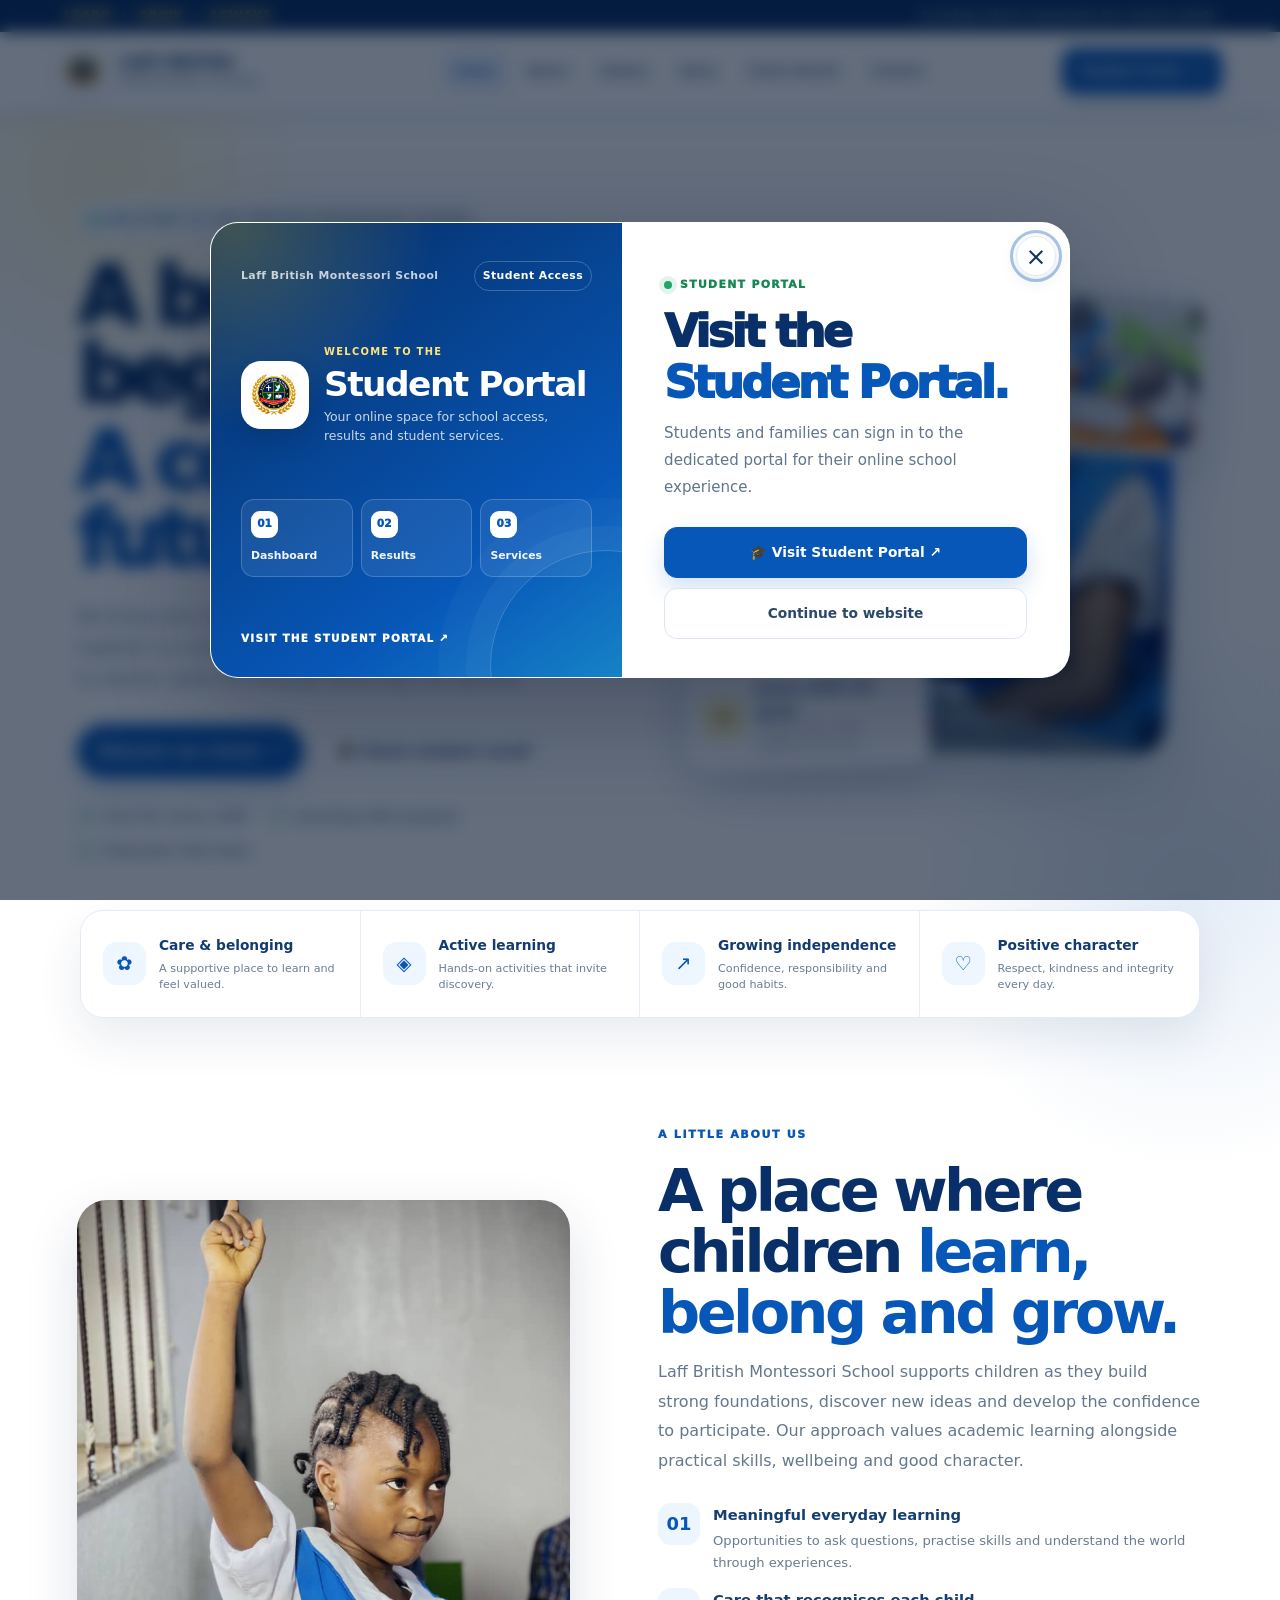
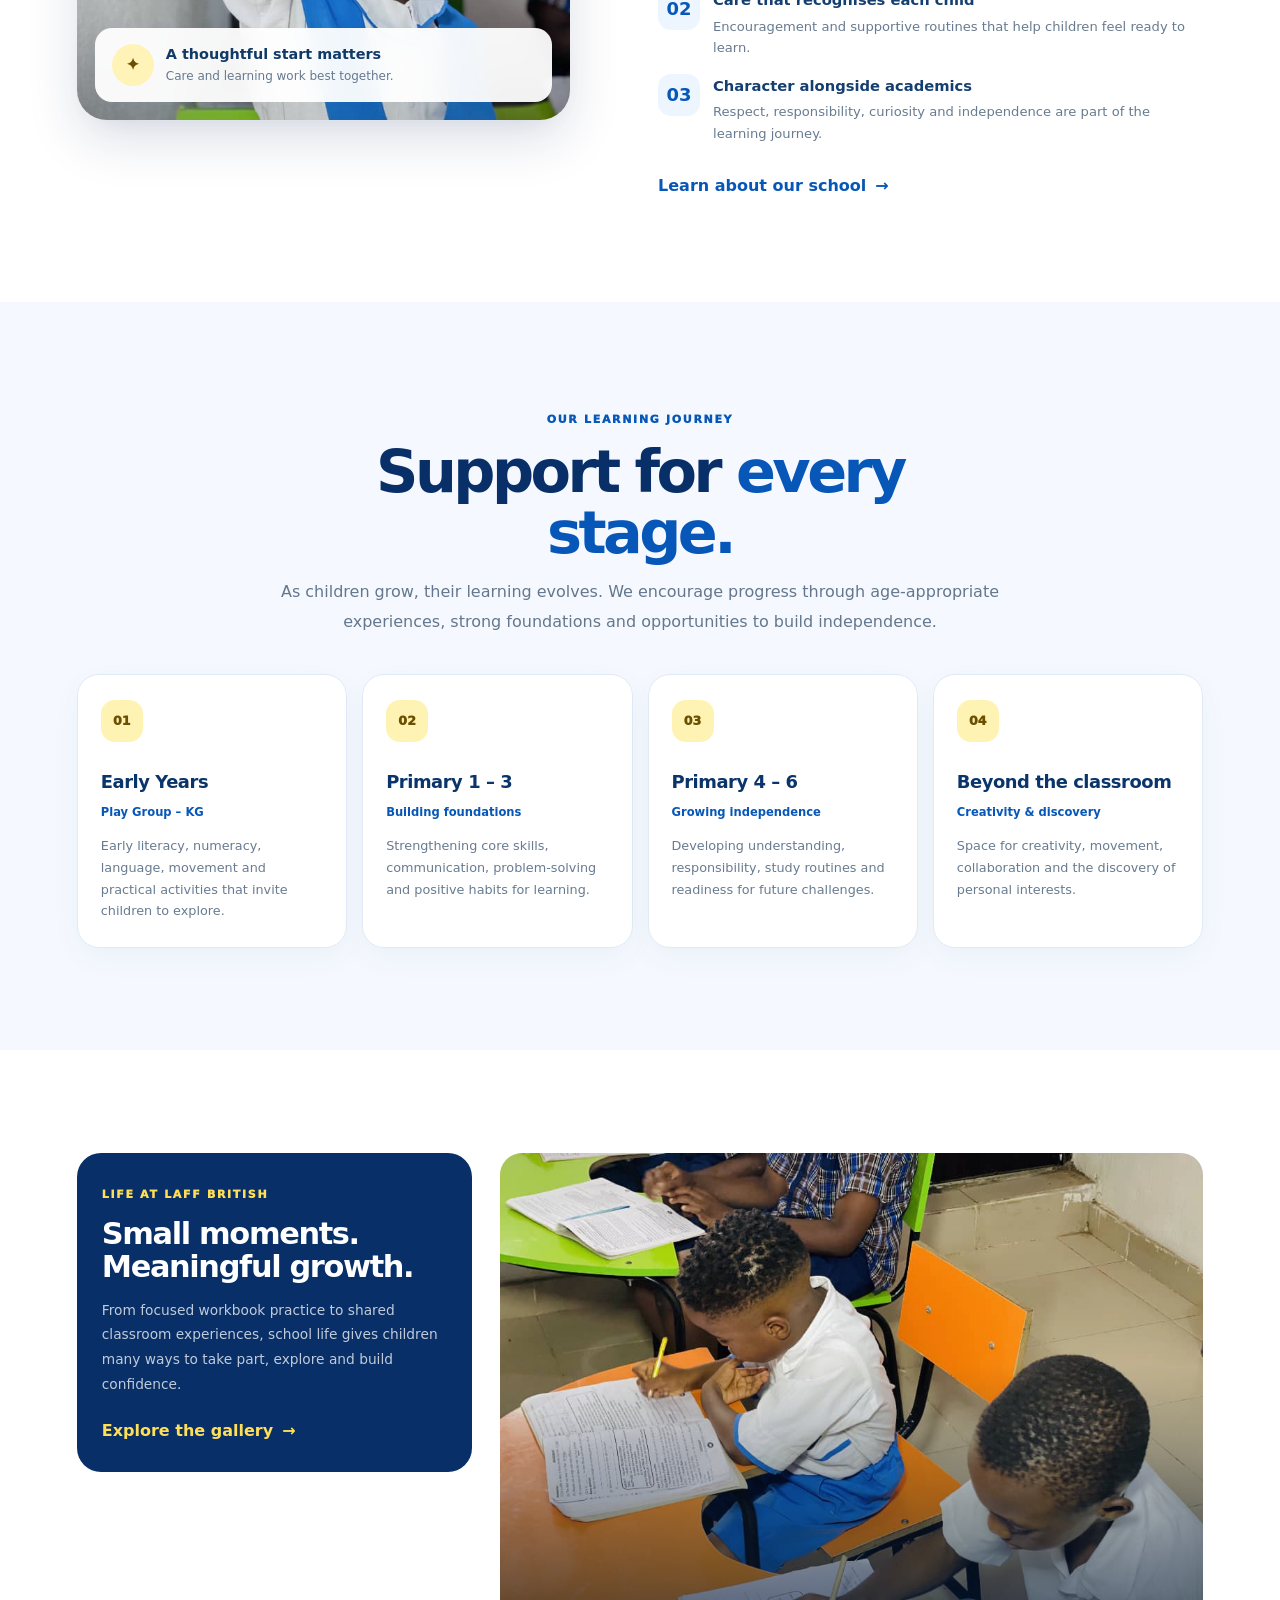
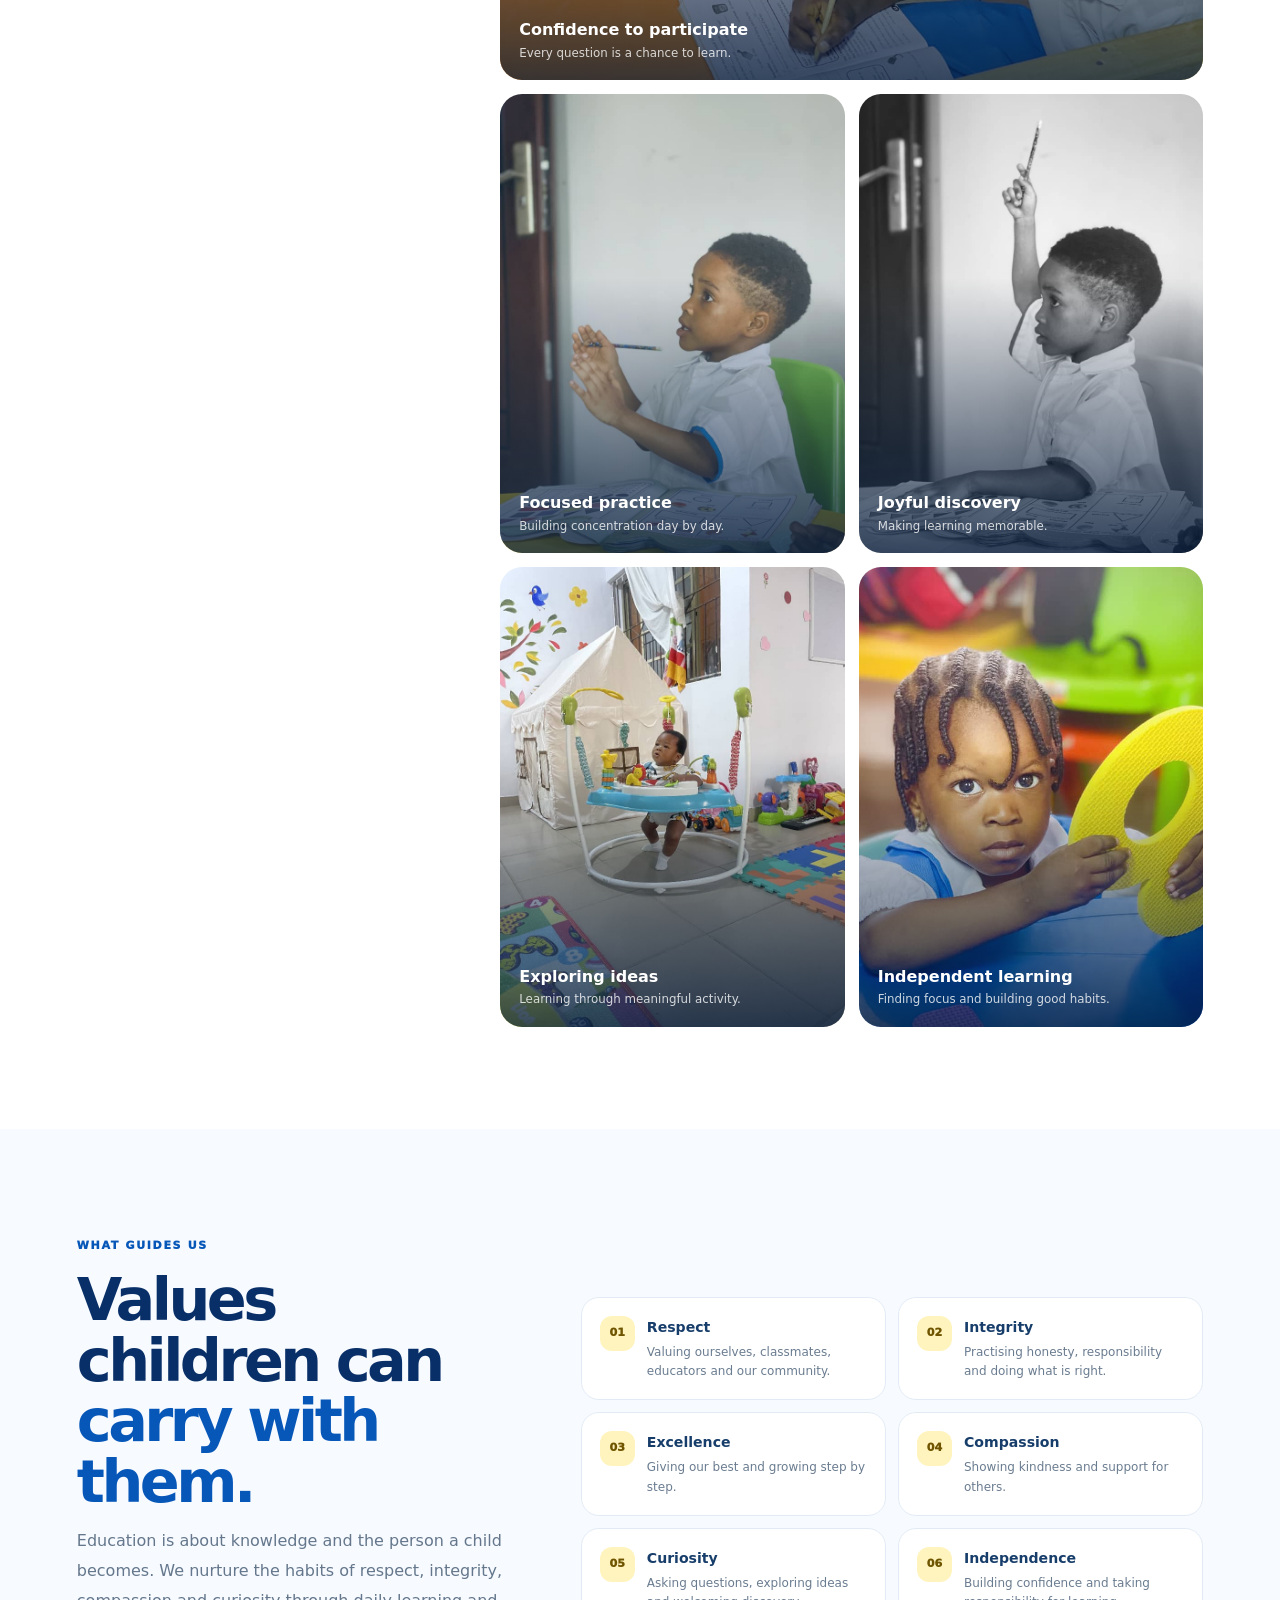
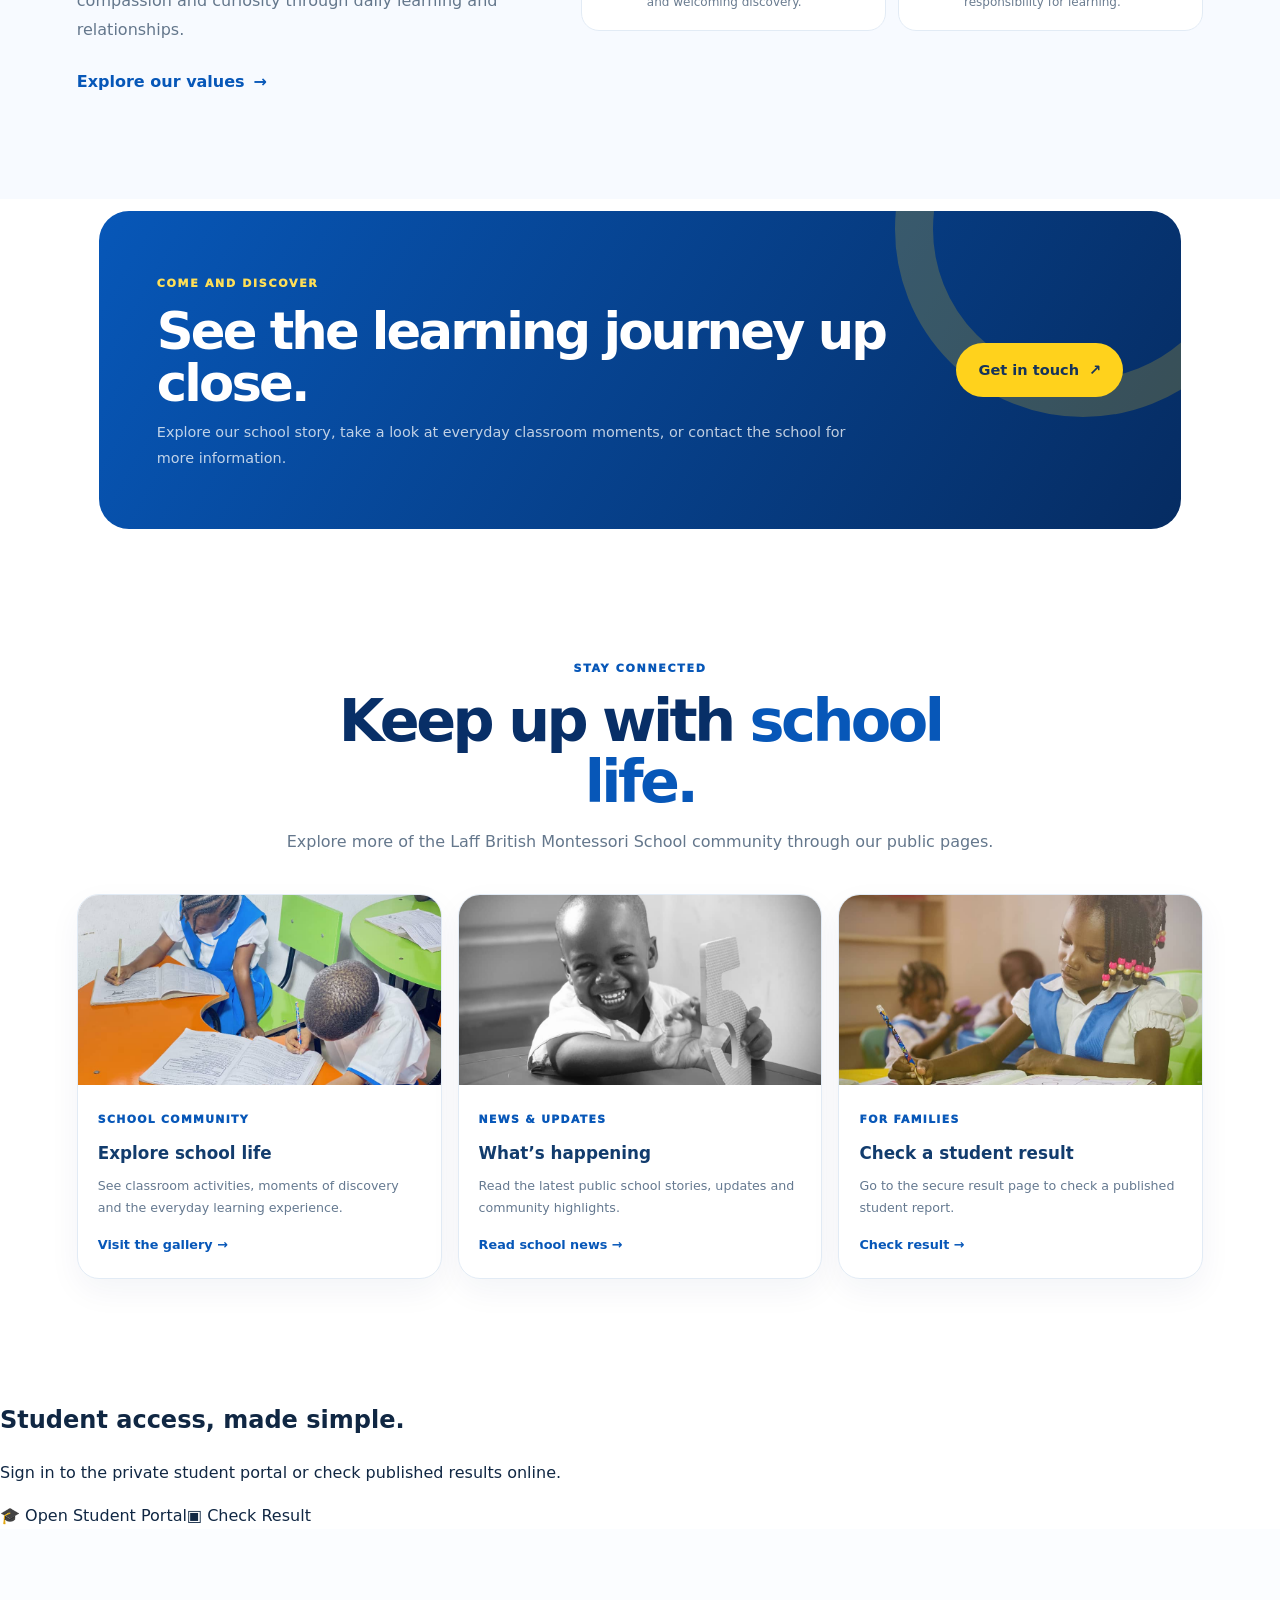
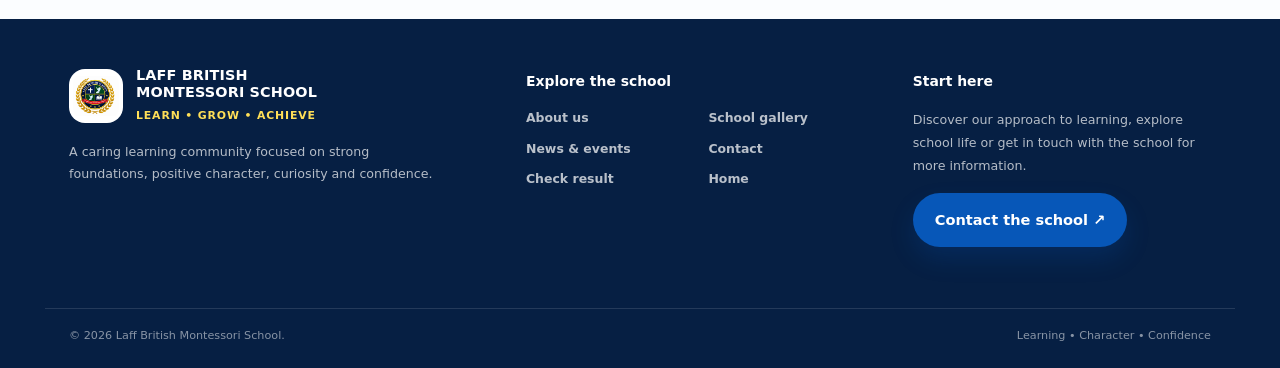
<file: index.html>
<!doctype html>
<html lang="en">
<head>
<meta charset="utf-8"><meta name="viewport" content="width=device-width,initial-scale=1">
<meta name="google-site-verification" content="RRirr8X4M1Xpte5Txh0q9OwZBIXCrxQshaDIQvreg_M" />
<meta name="description" content="Official website of Laff British Montessori School — a caring Montessori school community focused on learning, character, confidence and excellence.">
<meta name="robots" content="index,follow">
<meta name="author" content="Laff British Montessori School">
<link rel="canonical" href="https://laffbritishmontessorischool.com/">
<meta property="og:type" content="website">
<meta property="og:site_name" content="Laff British Montessori School">
<meta property="og:title" content="Laff British Montessori School | Learning, Character & Confidence">
<meta property="og:description" content="Official website of Laff British Montessori School — a caring Montessori school community focused on learning, character, confidence and excellence.">
<meta property="og:url" content="https://laffbritishmontessorischool.com/">
<meta property="og:image" content="https://laffbritishmontessorischool.com/assets/school-logo.svg">
<meta property="og:locale" content="en_NG">
<meta name="twitter:card" content="summary">
<meta name="twitter:title" content="Laff British Montessori School | Learning, Character & Confidence">
<meta name="twitter:description" content="Official website of Laff British Montessori School — a caring Montessori school community focused on learning, character, confidence and excellence.">
<meta name="twitter:image" content="https://laffbritishmontessorischool.com/assets/school-logo.svg">
<script type="application/ld+json">{"@context":"https://schema.org","@type":"WebSite","name":"Laff British Montessori School | Learning, Character & Confidence","url":"https://laffbritishmontessorischool.com/","description":"Official website of Laff British Montessori School — a caring Montessori school community focused on learning, character, confidence and excellence.","isPartOf":{"@type":"WebSite","name":"Laff British Montessori School","url":"https://laffbritishmontessorischool.com/"},"potentialAction":{"@type":"SearchAction","target":"https://laffbritishmontessorischool.com/result/","query-input":"required name=search_term_string"}}</script>
<script src="assets/seo.js?v=local-school-logo-portal-url-20261026" defer></script>

<title>LAFF | Laff British Montessori School</title>
<link rel="icon" type="image/svg+xml" href="/assets/school-logo.svg">
<link rel="stylesheet" href="assets/styles.css">
<link rel="stylesheet" href="/assets/frontend-refresh.css?v=student-portal-first-visit-20261029">
<script src="/assets/home-hero-slider.js?v=1" defer></script>
</head>
<body>
<div id="site-loader" class="site-loader" aria-live="polite"><div class="loader-card"><div class="logo-loader"><img src="/assets/school-logo.svg" alt="Laff British Montessori School logo"></div><div class="draw-loader"><span></span><span></span><span></span></div><h2>Welcome to Laff British</h2><p id="loader-text">Preparing the school experience…</p><div class="loader-progress"><span></span></div></div></div>
<div class="school-topline"><span>LEARN <i>•</i> GROW <i>•</i> ACHIEVE</span><span>A caring school community for curious minds</span></div>

<main class="front-page">
  <section class="front-hero">
    <div class="front-hero-copy reveal">
      <span class="front-eyebrow">Welcome to Laff British Montessori School</span>
      <h1>A bright beginning.<em>A confident future.</em></h1>
      <p>We bring care, active learning and character development together in a school community where every child is encouraged to explore, grow and discover what they can become.</p>
      <div class="front-hero-actions"><a class="front-btn front-btn-primary" href="/about/">Discover our school <span aria-hidden="true">↗</span></a><a class="front-btn front-btn-light" href="/result/">🎓 Check student result</a></div>
      <div class="front-hero-note"><span>Care for every child</span><span>Learning with purpose</span><span>Character that lasts</span></div>
    </div>
    <div class="front-hero-art reveal" aria-label="Scenes from school life">
      <div class="front-photo-main"><img src="assets/gallery/school-01.jpg" alt="Young learner exploring a textured number during a hands-on learning activity" fetchpriority="high"><div class="front-photo-label"><span>Curiosity begins here</span><strong>Learning by doing.<br>Growing with confidence.</strong><small>Practical experiences for curious young minds.</small></div></div>
      <div class="front-photo-small"><img src="assets/gallery/school-09.jpg" alt="Two learners studying side by side" loading="lazy"></div>
      <div class="front-floating-note"><span class="front-floating-icon" aria-hidden="true">✦</span><div><strong>Every child can grow</strong><small>At their pace, with guidance and care.</small></div></div>
    </div>
  </section>

  <section class="front-quick-strip" aria-label="What matters at our school">
    <article class="front-quick-item"><span class="front-quick-icon" aria-hidden="true">✿</span><div><strong>Care & belonging</strong><small>A supportive place to learn and feel valued.</small></div></article>
    <article class="front-quick-item"><span class="front-quick-icon" aria-hidden="true">◈</span><div><strong>Active learning</strong><small>Hands-on activities that invite discovery.</small></div></article>
    <article class="front-quick-item"><span class="front-quick-icon" aria-hidden="true">↗</span><div><strong>Growing independence</strong><small>Confidence, responsibility and good habits.</small></div></article>
    <article class="front-quick-item"><span class="front-quick-icon" aria-hidden="true">♡</span><div><strong>Positive character</strong><small>Respect, kindness and integrity every day.</small></div></article>
  </section>

  <section class="front-section">
    <div class="front-section-inner front-about-layout">
      <div class="front-about-photo reveal"><img src="assets/gallery/school-02.jpg" alt="A calm and comfortable early-years setting" loading="lazy"><div class="front-photo-caption"><span class="round">✦</span><div><strong>A thoughtful start matters</strong><small>Care and learning work best together.</small></div></div></div>
      <div class="front-about-copy reveal"><span class="front-kicker">A little about us</span><h2>A place where children <em>learn, belong and grow.</em></h2><p>Laff British Montessori School supports children as they build strong foundations, discover new ideas and develop the confidence to participate. Our approach values academic learning alongside practical skills, wellbeing and good character.</p>
        <div class="front-feature-list">
          <article class="front-feature"><span class="front-feature-icon" aria-hidden="true">01</span><div><strong>Meaningful everyday learning</strong><p>Opportunities to ask questions, practise skills and understand the world through experiences.</p></div></article>
          <article class="front-feature"><span class="front-feature-icon" aria-hidden="true">02</span><div><strong>Care that recognises each child</strong><p>Encouragement and supportive routines that help children feel ready to learn.</p></div></article>
          <article class="front-feature"><span class="front-feature-icon" aria-hidden="true">03</span><div><strong>Character alongside academics</strong><p>Respect, responsibility, curiosity and independence are part of the learning journey.</p></div></article>
        </div>
        <a class="front-inline-link" href="/about/">Learn about our school <span aria-hidden="true">→</span></a>
      </div>
    </div>
  </section>

  <section class="front-section front-stages">
    <div class="front-section-inner">
      <div class="front-section-heading reveal"><span class="front-kicker">Our learning journey</span><h2>Support for <em>every stage.</em></h2><p>As children grow, their learning evolves. We encourage progress through age-appropriate experiences, strong foundations and opportunities to build independence.</p></div>
      <div class="front-stage-grid">
        <article class="front-stage-card reveal"><span class="front-stage-number">01</span><h3>Early Years</h3><small>Play Group – KG</small><p>Early literacy, numeracy, language, movement and practical activities that invite children to explore.</p></article>
        <article class="front-stage-card reveal"><span class="front-stage-number">02</span><h3>Primary 1 – 3</h3><small>Building foundations</small><p>Strengthening core skills, communication, problem-solving and positive habits for learning.</p></article>
        <article class="front-stage-card reveal"><span class="front-stage-number">03</span><h3>Primary 4 – 6</h3><small>Growing independence</small><p>Developing understanding, responsibility, study routines and readiness for future challenges.</p></article>
        <article class="front-stage-card reveal"><span class="front-stage-number">04</span><h3>Beyond the classroom</h3><small>Creativity & discovery</small><p>Space for creativity, movement, collaboration and the discovery of personal interests.</p></article>
      </div>
    </div>
  </section>

  <section class="front-section">
    <div class="front-section-inner front-life-layout">
      <div class="front-life-intro reveal"><span class="front-kicker">Life at Laff British</span><h3>Small moments.<br>Meaningful growth.</h3><p>From focused workbook practice to shared classroom experiences, school life gives children many ways to take part, explore and build confidence.</p><a class="front-inline-link" href="/gallery/">Explore the gallery <span aria-hidden="true">→</span></a></div>
      <div class="front-life-grid">
        <figure class="front-life-card wide reveal"><img src="assets/gallery/school-03.jpg" alt="Learner raising a hand and taking part in class" loading="lazy"><figcaption class="front-life-caption"><strong>Confidence to participate</strong><span>Every question is a chance to learn.</span></figcaption></figure>
        <figure class="front-life-card reveal"><img src="assets/gallery/school-05.jpg" alt="Pupil working carefully in a workbook" loading="lazy"><figcaption class="front-life-caption"><strong>Focused practice</strong><span>Building concentration day by day.</span></figcaption></figure>
        <figure class="front-life-card reveal"><img src="assets/gallery/school-06.jpg" alt="Smiling learner holding a textured number" loading="lazy"><figcaption class="front-life-caption"><strong>Joyful discovery</strong><span>Making learning memorable.</span></figcaption></figure>
        <figure class="front-life-card reveal"><img src="assets/gallery/school-04.jpg" alt="Child exploring colourful early-years learning materials" loading="lazy"><figcaption class="front-life-caption"><strong>Exploring ideas</strong><span>Learning through meaningful activity.</span></figcaption></figure>
        <figure class="front-life-card reveal"><img src="assets/gallery/school-10.jpg" alt="Young learner reading and practising independently" loading="lazy"><figcaption class="front-life-caption"><strong>Independent learning</strong><span>Finding focus and building good habits.</span></figcaption></figure>
      </div>
    </div>
  </section>

  <section class="front-section front-values">
    <div class="front-section-inner front-values-layout">
      <div class="front-values-copy reveal"><span class="front-kicker">What guides us</span><h2>Values children can <em>carry with them.</em></h2><p>Education is about knowledge and the person a child becomes. We nurture the habits of respect, integrity, compassion and curiosity through daily learning and relationships.</p><p style="margin-top:22px"><a class="front-inline-link" href="/about/">Explore our values <span aria-hidden="true">→</span></a></p></div>
      <div class="front-value-grid">
        <article class="front-value-card reveal"><span class="front-value-number">01</span><div><strong>Respect</strong><p>Valuing ourselves, classmates, educators and our community.</p></div></article>
        <article class="front-value-card reveal"><span class="front-value-number">02</span><div><strong>Integrity</strong><p>Practising honesty, responsibility and doing what is right.</p></div></article>
        <article class="front-value-card reveal"><span class="front-value-number">03</span><div><strong>Excellence</strong><p>Giving our best and growing step by step.</p></div></article>
        <article class="front-value-card reveal"><span class="front-value-number">04</span><div><strong>Compassion</strong><p>Showing kindness and support for others.</p></div></article>
        <article class="front-value-card reveal"><span class="front-value-number">05</span><div><strong>Curiosity</strong><p>Asking questions, exploring ideas and welcoming discovery.</p></div></article>
        <article class="front-value-card reveal"><span class="front-value-number">06</span><div><strong>Independence</strong><p>Building confidence and taking responsibility for learning.</p></div></article>
      </div>
    </div>
  </section>

  <section class="front-section" style="padding-top:12px;padding-bottom:22px">
    <div class="front-banner reveal"><div><span class="front-kicker">Come and discover</span><h2>See the learning journey up close.</h2><p>Explore our school story, take a look at everyday classroom moments, or contact the school for more information.</p></div><a class="front-btn" href="/contact/">Get in touch <span aria-hidden="true">↗</span></a></div>
  </section>

  <section class="front-section">
    <div class="front-section-inner"><div class="front-section-heading reveal"><span class="front-kicker">Stay connected</span><h2>Keep up with <em>school life.</em></h2><p>Explore more of the Laff British Montessori School community through our public pages.</p></div>
      <div class="front-update-grid">
        <article class="front-update-card reveal"><img src="assets/gallery/school-09.jpg" alt="Learners working alongside each other" loading="lazy"><div class="front-update-body"><span class="front-update-tag">School community</span><h3>Explore school life</h3><p>See classroom activities, moments of discovery and the everyday learning experience.</p><a href="/gallery/">Visit the gallery →</a></div></article>
        <article class="front-update-card reveal"><img src="assets/gallery/school-07.jpg" alt="Child joining a classroom discussion" loading="lazy"><div class="front-update-body"><span class="front-update-tag">News & updates</span><h3>What’s happening</h3><p>Read the latest public school stories, updates and community highlights.</p><a href="/news/">Read school news →</a></div></article>
        <article class="front-update-card reveal"><img src="assets/gallery/school-11.jpg" alt="Child confidently participating in class" loading="lazy"><div class="front-update-body"><span class="front-update-tag">For families</span><h3>Check a student result</h3><p>Go to the secure result page to check a published student report.</p><a href="/result/">Check result →</a></div></article>
      </div>
    </div>
  </section>
</main>
<footer class="front-footer">
  <div class="front-footer-main">
    <div><div class="front-footer-brand"><img src="/assets/school-logo.svg" alt=""><div><strong>LAFF BRITISH<br>MONTESSORI SCHOOL</strong><small>LEARN • GROW • ACHIEVE</small></div></div><p>A caring learning community focused on strong foundations, positive character, curiosity and confidence.</p></div>
    <div><h3>Explore the school</h3><nav class="front-footer-links" aria-label="Footer navigation"><a href="/about/">About us</a><a href="/gallery/">School gallery</a><a href="/news/">News & events</a><a href="/contact/">Contact</a><a href="/result/">Check result</a><a href="/">Home</a></nav></div>
    <div><h3>Start here</h3><p>Discover our approach to learning, explore school life or get in touch with the school for more information.</p><a class="front-btn front-btn-primary" href="/contact/" style="margin-top:16px">Contact the school ↗</a></div>
  </div>
  <div class="front-footer-bottom"><span>© <span id="year"></span> Laff British Montessori School.</span><span>Learning • Character • Confidence</span></div>
</footer>
<script src="/assets/app.js?v=student-portal-first-visit-20261029"></script>
</body>
</file>
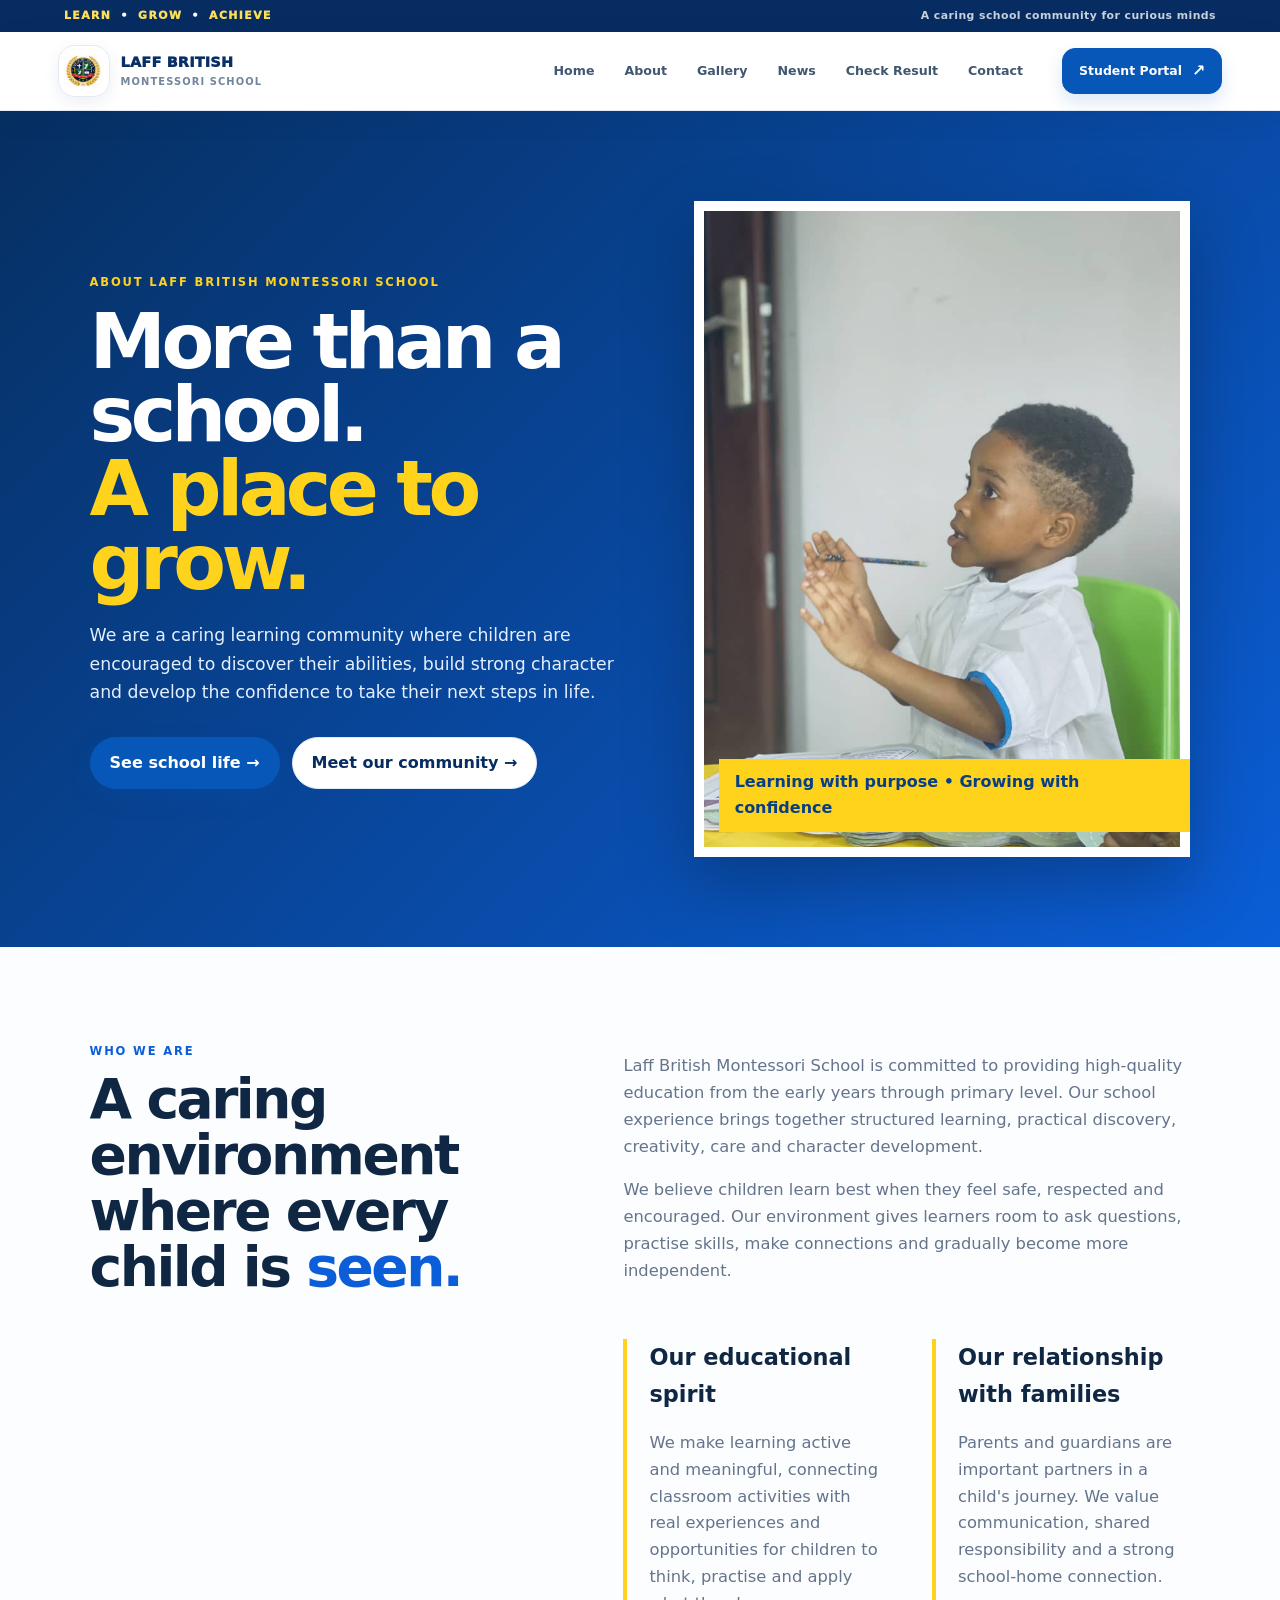
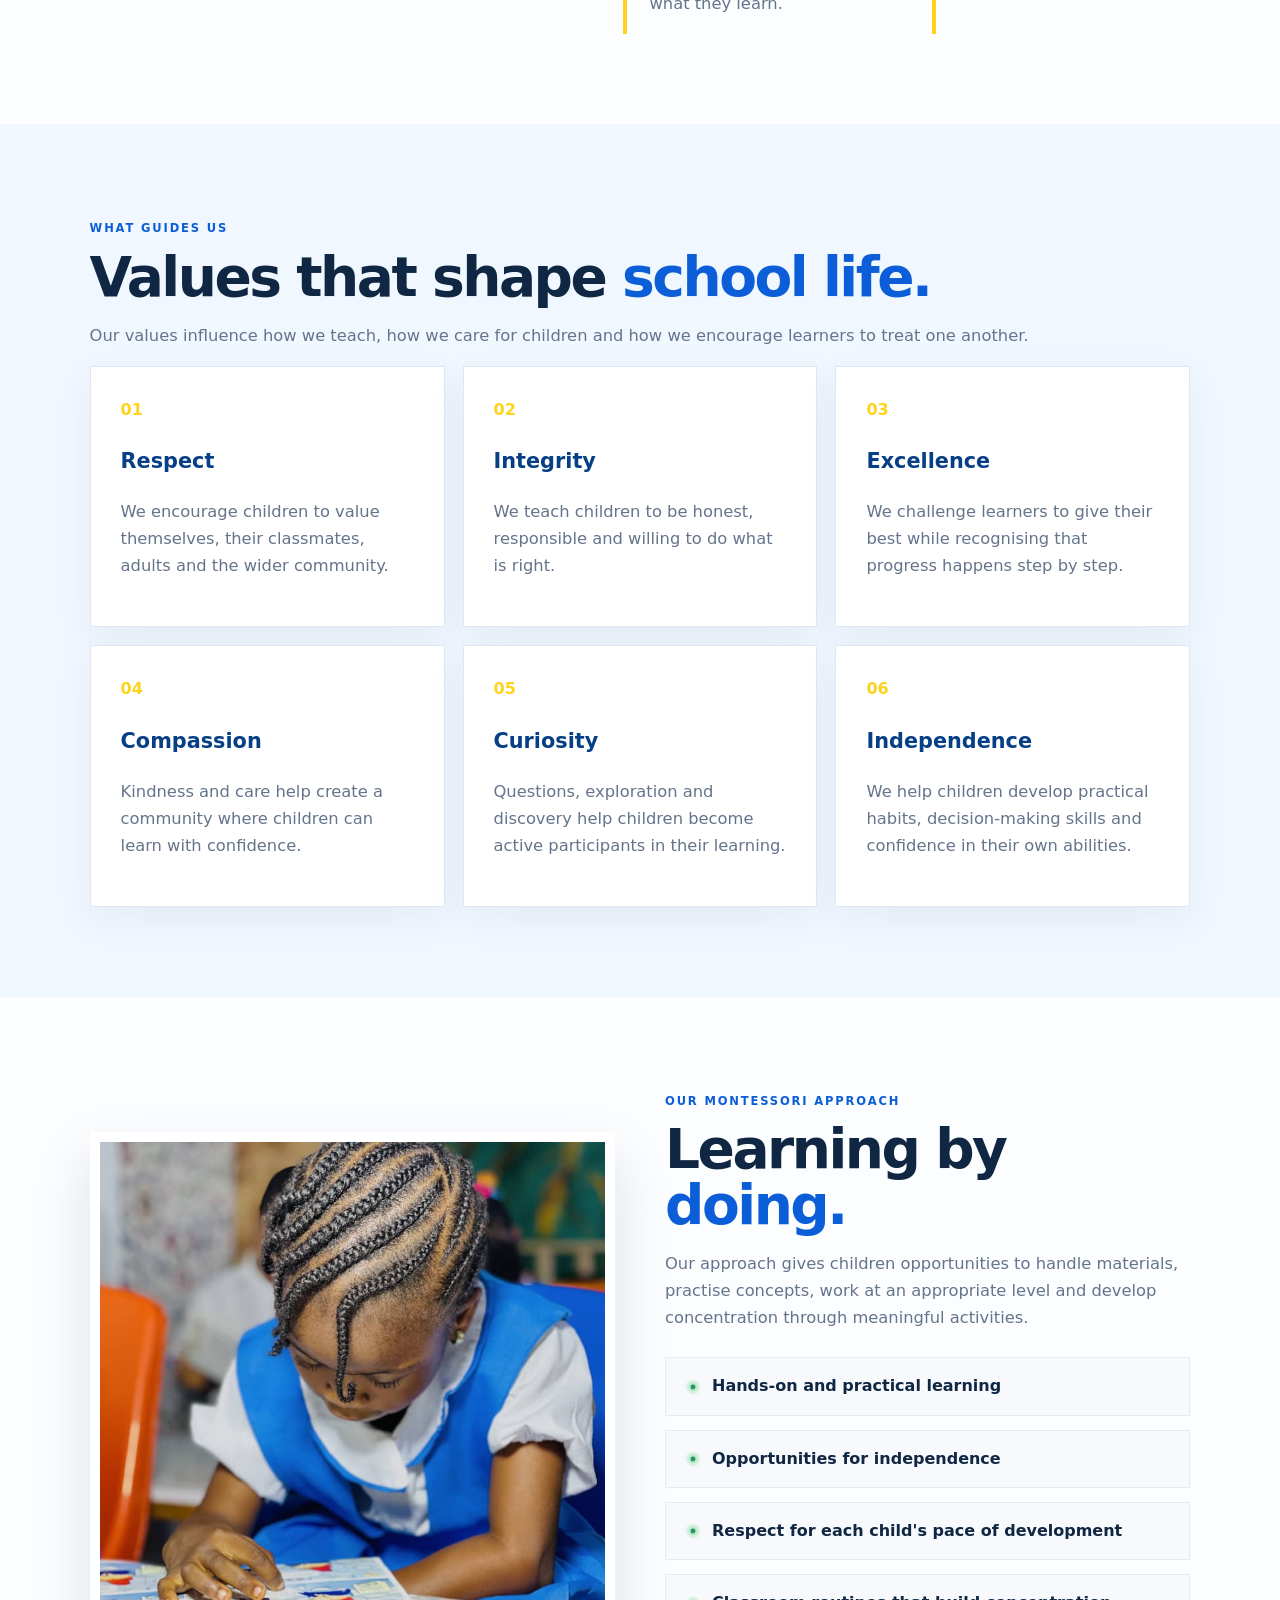
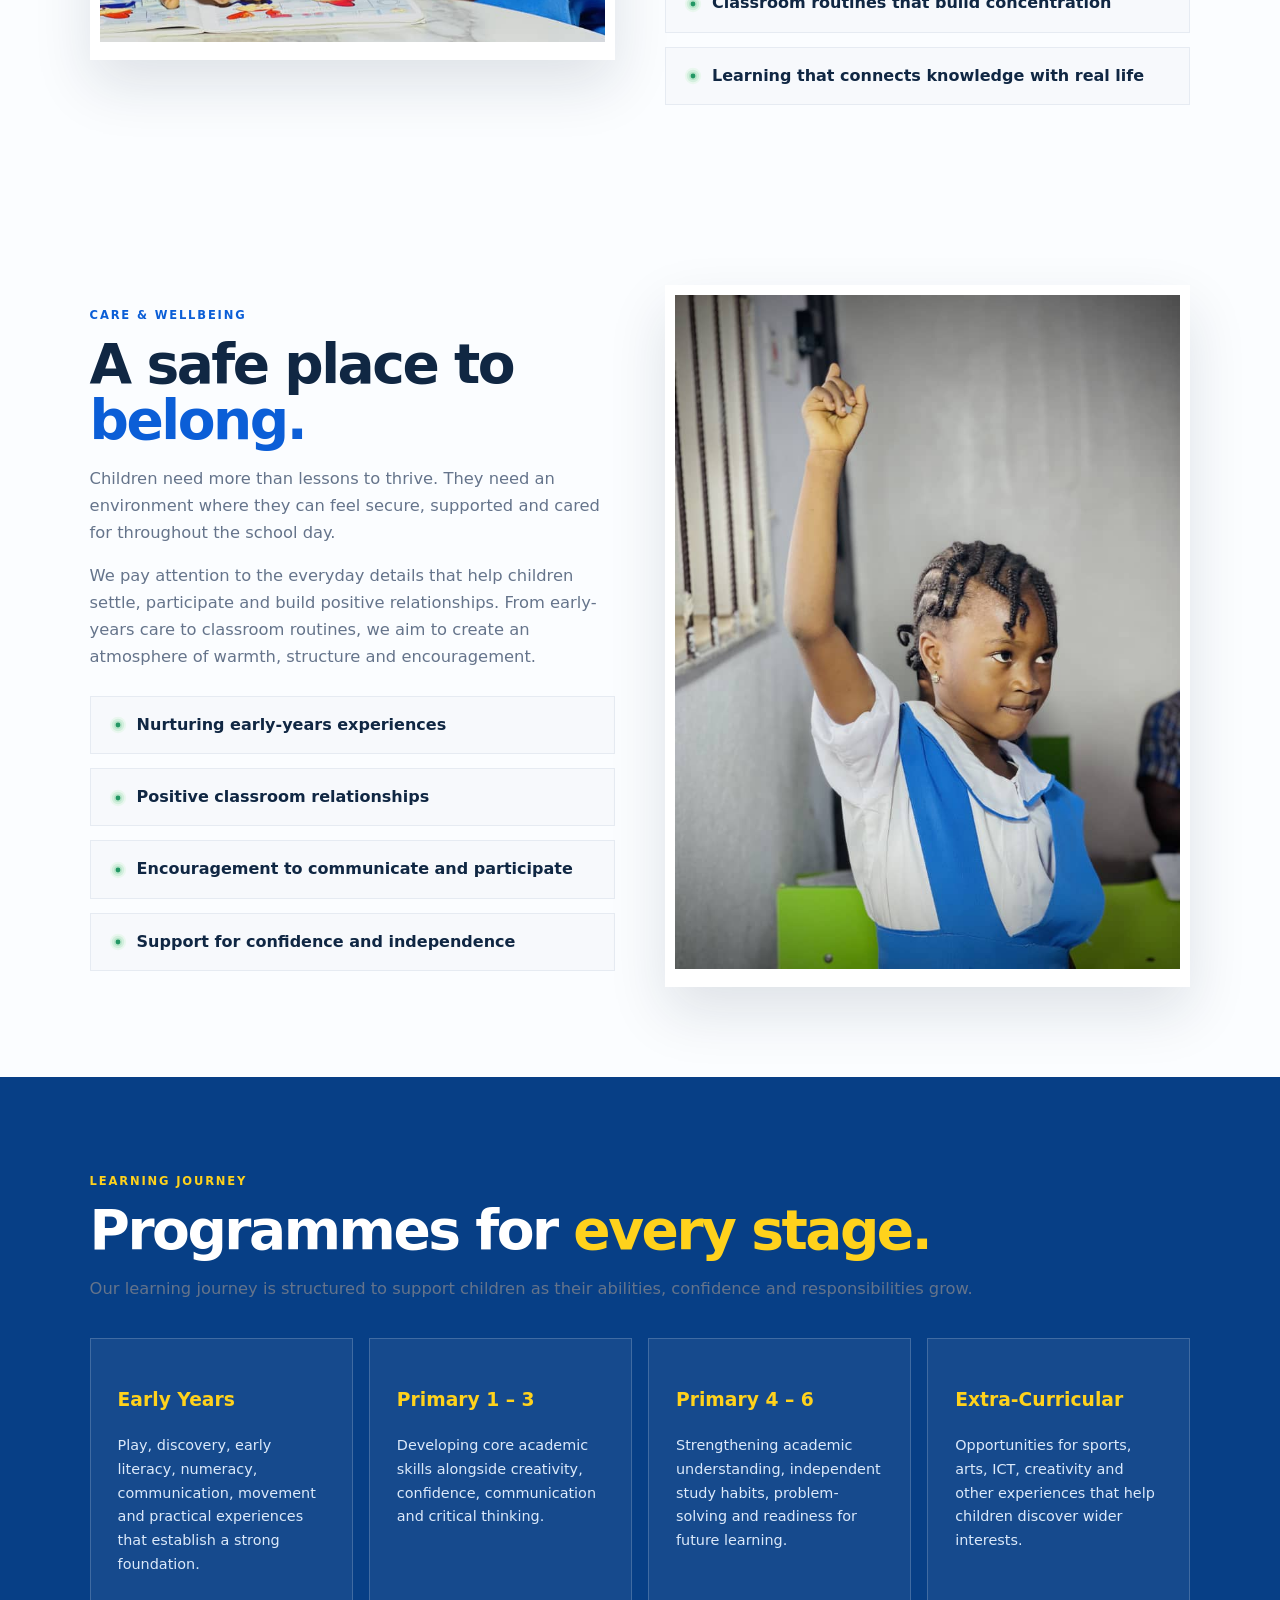
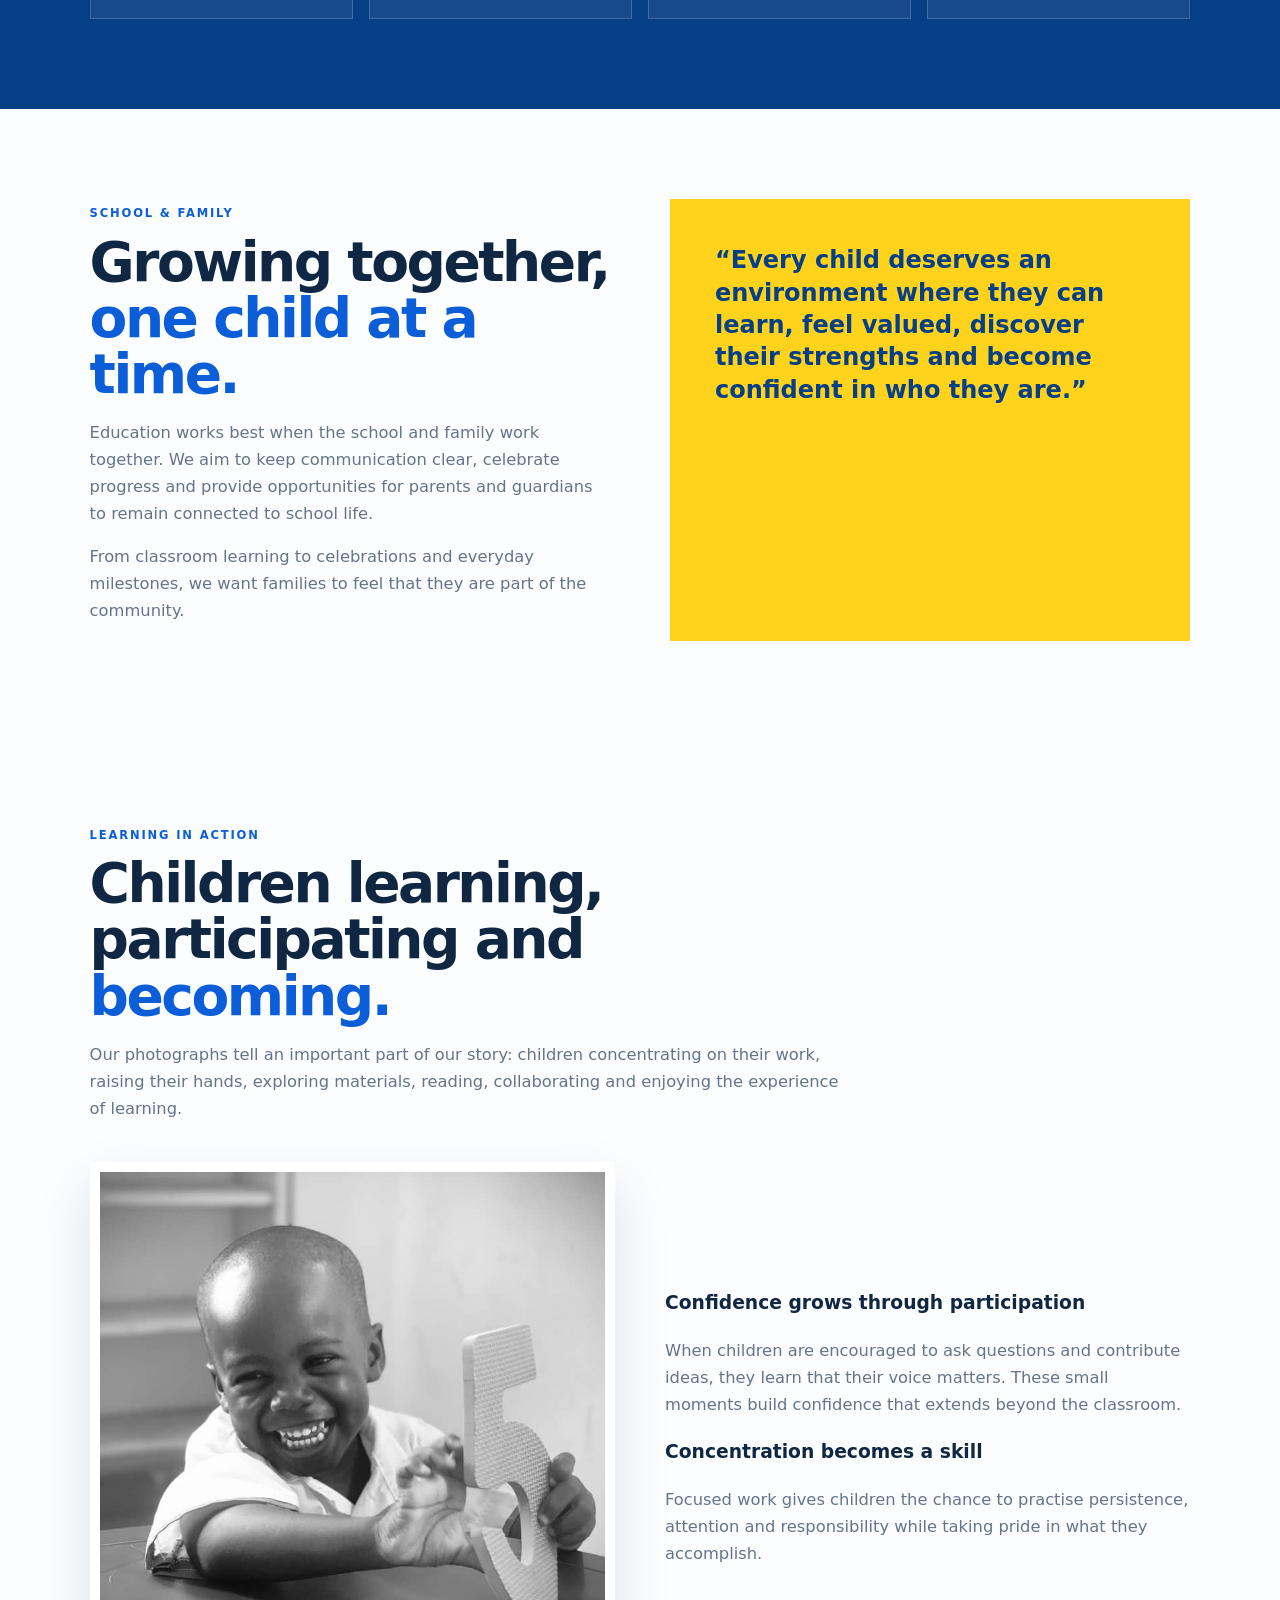
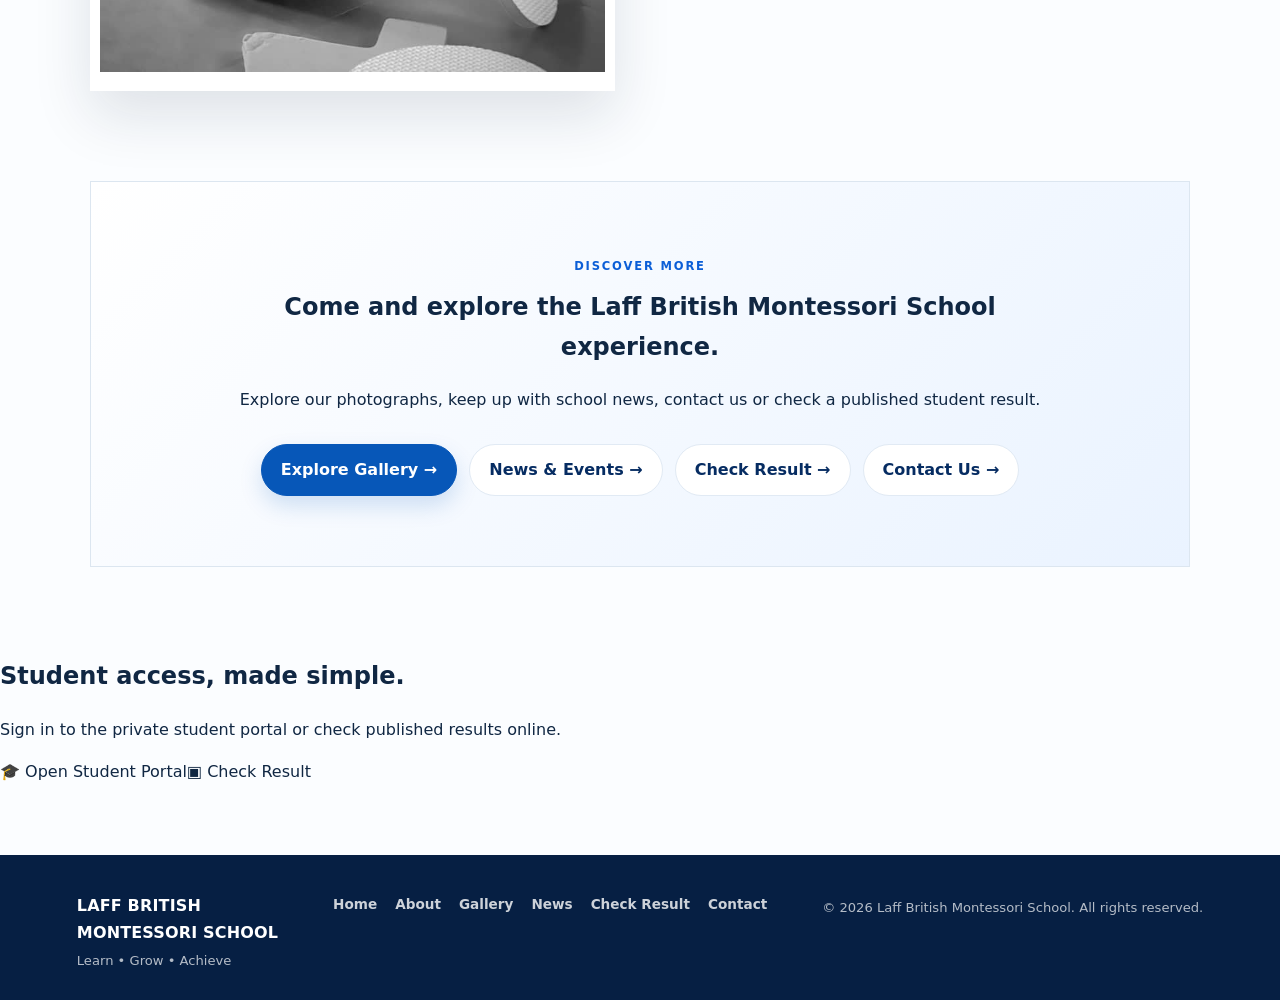
<file: about/index.html>
<!doctype html><html lang="en"><head><meta charset="utf-8"><meta name="viewport" content="width=device-width,initial-scale=1">
<meta name="google-site-verification" content="RRirr8X4M1Xpte5Txh0q9OwZBIXCrxQshaDIQvreg_M" />
<meta name="description" content="Learn about Laff British Montessori School, our Montessori-inspired approach, learning journey, values, care and commitment to children and families.">
<meta name="robots" content="index,follow">
<meta name="author" content="Laff British Montessori School">
<link rel="canonical" href="https://laffbritishmontessorischool.com/about/">
<meta property="og:type" content="website">
<meta property="og:site_name" content="Laff British Montessori School">
<meta property="og:title" content="About Laff British Montessori School | Our Approach & Values">
<meta property="og:description" content="Learn about Laff British Montessori School, our Montessori-inspired approach, learning journey, values, care and commitment to children and families.">
<meta property="og:url" content="https://laffbritishmontessorischool.com/about/">
<meta property="og:image" content="https://laffbritishmontessorischool.com/assets/school-logo.svg">
<meta property="og:locale" content="en_NG">
<meta name="twitter:card" content="summary">
<meta name="twitter:title" content="About Laff British Montessori School | Our Approach & Values">
<meta name="twitter:description" content="Learn about Laff British Montessori School, our Montessori-inspired approach, learning journey, values, care and commitment to children and families.">
<meta name="twitter:image" content="https://laffbritishmontessorischool.com/assets/school-logo.svg">
<script type="application/ld+json">{"@context":"https://schema.org","@type":"AboutPage","name":"About Laff British Montessori School | Our Approach & Values","url":"https://laffbritishmontessorischool.com/about/","description":"Learn about Laff British Montessori School, our Montessori-inspired approach, learning journey, values, care and commitment to children and families.","isPartOf":{"@type":"WebSite","name":"Laff British Montessori School","url":"https://laffbritishmontessorischool.com/"}}</script>
<script src="/assets/seo.js?v=local-school-logo-portal-url-20261026" defer></script>
<title>About Us — Laff British Montessori School</title><link rel="icon" type="image/svg+xml" href="/assets/school-logo.svg"><link rel="stylesheet" href="/assets/styles.css"><link rel="stylesheet" href="/assets/about-page.css?v=1"><link rel="stylesheet" href="/assets/shared-header.css?v=1"><link rel="stylesheet" href="/assets/frontend-refresh.css?v=body-icons-only-20261029c">
</head><body><div id="site-loader" class="site-loader"><div class="loader-card"><div class="logo-loader"><img src="/assets/school-logo.svg" alt="Laff British Montessori School logo"></div><div class="draw-loader"><span></span><span></span><span></span></div><h2>Preparing the school experience</h2><p id="loader-text">Creating the page…</p><div class="loader-progress"><span></span></div></div></div><main><section class="about-hero reveal"><div><span class="about-kicker" style="color:#ffd21c">About Laff British Montessori School</span><h1>More than a school.<br><em>A place to grow.</em></h1><p>We are a caring learning community where children are encouraged to discover their abilities, build strong character and develop the confidence to take their next steps in life.</p><div class="hero-actions"><a class="btn primary" href="/gallery/">See school life →</a><a class="btn ghost" href="/contact/">Meet our community →</a></div></div><div class="about-hero-visual"><img src="/assets/gallery/school-05.jpg" alt="Young learner concentrating on classroom workbook activities at Laff British Montessori School"><div class="about-hero-tag">Learning with purpose • Growing with confidence</div></div></section><section class="about-section about-intro reveal"><div><span class="about-kicker">Who we are</span><h2>A caring environment where every child is <em>seen.</em></h2></div><div><p>Laff British Montessori School is committed to providing high-quality education from the early years through primary level. Our school experience brings together structured learning, practical discovery, creativity, care and character development.</p><p>We believe children learn best when they feel safe, respected and encouraged. Our environment gives learners room to ask questions, practise skills, make connections and gradually become more independent.</p><div class="about-story"><article><h3>Our educational spirit</h3><p>We make learning active and meaningful, connecting classroom activities with real experiences and opportunities for children to think, practise and apply what they learn.</p></article><article><h3>Our relationship with families</h3><p>Parents and guardians are important partners in a child's journey. We value communication, shared responsibility and a strong school-home connection.</p></article></div></div></section><section class="about-section about-values reveal"><span class="about-kicker">What guides us</span><h2>Values that shape <em>school life.</em></h2><p>Our values influence how we teach, how we care for children and how we encourage learners to treat one another.</p><div class="about-value-grid"><article class="about-value"><span class="num">01</span><h3>Respect</h3><p>We encourage children to value themselves, their classmates, adults and the wider community.</p></article><article class="about-value"><span class="num">02</span><h3>Integrity</h3><p>We teach children to be honest, responsible and willing to do what is right.</p></article><article class="about-value"><span class="num">03</span><h3>Excellence</h3><p>We challenge learners to give their best while recognising that progress happens step by step.</p></article><article class="about-value"><span class="num">04</span><h3>Compassion</h3><p>Kindness and care help create a community where children can learn with confidence.</p></article><article class="about-value"><span class="num">05</span><h3>Curiosity</h3><p>Questions, exploration and discovery help children become active participants in their learning.</p></article><article class="about-value"><span class="num">06</span><h3>Independence</h3><p>We help children develop practical habits, decision-making skills and confidence in their own abilities.</p></article></div></section><section class="about-section about-pillars reveal"><div class="about-photo"><img src="/assets/gallery/school-01.jpg" alt="Young learner exploring a large yellow textured numeral during hands-on learning"></div><div><span class="about-kicker">Our Montessori approach</span><h2>Learning by <em>doing.</em></h2><p>Our approach gives children opportunities to handle materials, practise concepts, work at an appropriate level and develop concentration through meaningful activities.</p><div class="about-list"><div><span>✓</span>Hands-on and practical learning</div><div><span>✓</span>Opportunities for independence</div><div><span>✓</span>Respect for each child's pace of development</div><div><span>✓</span>Classroom routines that build concentration</div><div><span>✓</span>Learning that connects knowledge with real life</div></div></div></section><section class="about-section about-pillars reveal"><div><span class="about-kicker">Care & wellbeing</span><h2>A safe place to <em>belong.</em></h2><p>Children need more than lessons to thrive. They need an environment where they can feel secure, supported and cared for throughout the school day.</p><p>We pay attention to the everyday details that help children settle, participate and build positive relationships. From early-years care to classroom routines, we aim to create an atmosphere of warmth, structure and encouragement.</p><div class="about-list"><div><span>✓</span>Nurturing early-years experiences</div><div><span>✓</span>Positive classroom relationships</div><div><span>✓</span>Encouragement to communicate and participate</div><div><span>✓</span>Support for confidence and independence</div></div></div><div class="about-photo"><img src="/assets/gallery/school-02.jpg" alt="Young child resting peacefully in a comfortable early-years care environment"></div></section><section class="about-section about-programs reveal"><span class="about-kicker" style="color:#ffd21c">Learning journey</span><h2>Programmes for <em>every stage.</em></h2><p>Our learning journey is structured to support children as their abilities, confidence and responsibilities grow.</p><div class="about-program-grid"><article class="about-program"><h3>Early Years</h3><p>Play, discovery, early literacy, numeracy, communication, movement and practical experiences that establish a strong foundation.</p></article><article class="about-program"><h3>Primary 1 – 3</h3><p>Developing core academic skills alongside creativity, confidence, communication and critical thinking.</p></article><article class="about-program"><h3>Primary 4 – 6</h3><p>Strengthening academic understanding, independent study habits, problem-solving and readiness for future learning.</p></article><article class="about-program"><h3>Extra-Curricular</h3><p>Opportunities for sports, arts, ICT, creativity and other experiences that help children discover wider interests.</p></article></div></section><section class="about-section about-community reveal"><div><span class="about-kicker">School & family</span><h2>Growing together, <em>one child at a time.</em></h2><p>Education works best when the school and family work together. We aim to keep communication clear, celebrate progress and provide opportunities for parents and guardians to remain connected to school life.</p><p>From classroom learning to celebrations and everyday milestones, we want families to feel that they are part of the community.</p></div><div class="about-quote">“Every child deserves an environment where they can learn, feel valued, discover their strengths and become confident in who they are.”</div></section><section class="about-section reveal"><div class="section-heading"><span class="about-kicker">Learning in action</span><h2>Children learning, participating and <em>becoming.</em></h2><p>Our photographs tell an important part of our story: children concentrating on their work, raising their hands, exploring materials, reading, collaborating and enjoying the experience of learning.</p></div><div class="about-pillars"><div class="about-photo"><img src="/assets/gallery/school-07.jpg" alt="Learner confidently raising a hand during classroom participation"></div><div><h3>Confidence grows through participation</h3><p>When children are encouraged to ask questions and contribute ideas, they learn that their voice matters. These small moments build confidence that extends beyond the classroom.</p><h3>Concentration becomes a skill</h3><p>Focused work gives children the chance to practise persistence, attention and responsibility while taking pride in what they accomplish.</p></div></div></section><section class="about-cta reveal"><span class="about-kicker">Discover more</span><h2>Come and explore the Laff British Montessori School experience.</h2><p>Explore our photographs, keep up with school news, contact us or check a published student result.</p><div class="hero-actions"><a class="btn primary" href="/gallery/">Explore Gallery →</a><a class="btn ghost" href="/news/">News & Events →</a><a class="btn ghost" href="/result/">Check Result →</a><a class="btn ghost" href="/contact/">Contact Us →</a></div></section></main><footer class="site-footer"><div><strong>LAFF BRITISH<br>MONTESSORI SCHOOL</strong><p>Learn • Grow • Achieve</p></div><nav class="footer-links"><a href="/">Home</a><a href="/about/">About</a><a href="/gallery/">Gallery</a><a href="/news/">News</a><a href="/result/">Check Result</a><a href="/contact/">Contact</a></nav><p>© <span id="year"></span> Laff British Montessori School. All rights reserved.</p></footer><script src="/assets/app.js?v=body-icons-only-20261029"></script></body></html>
</file>
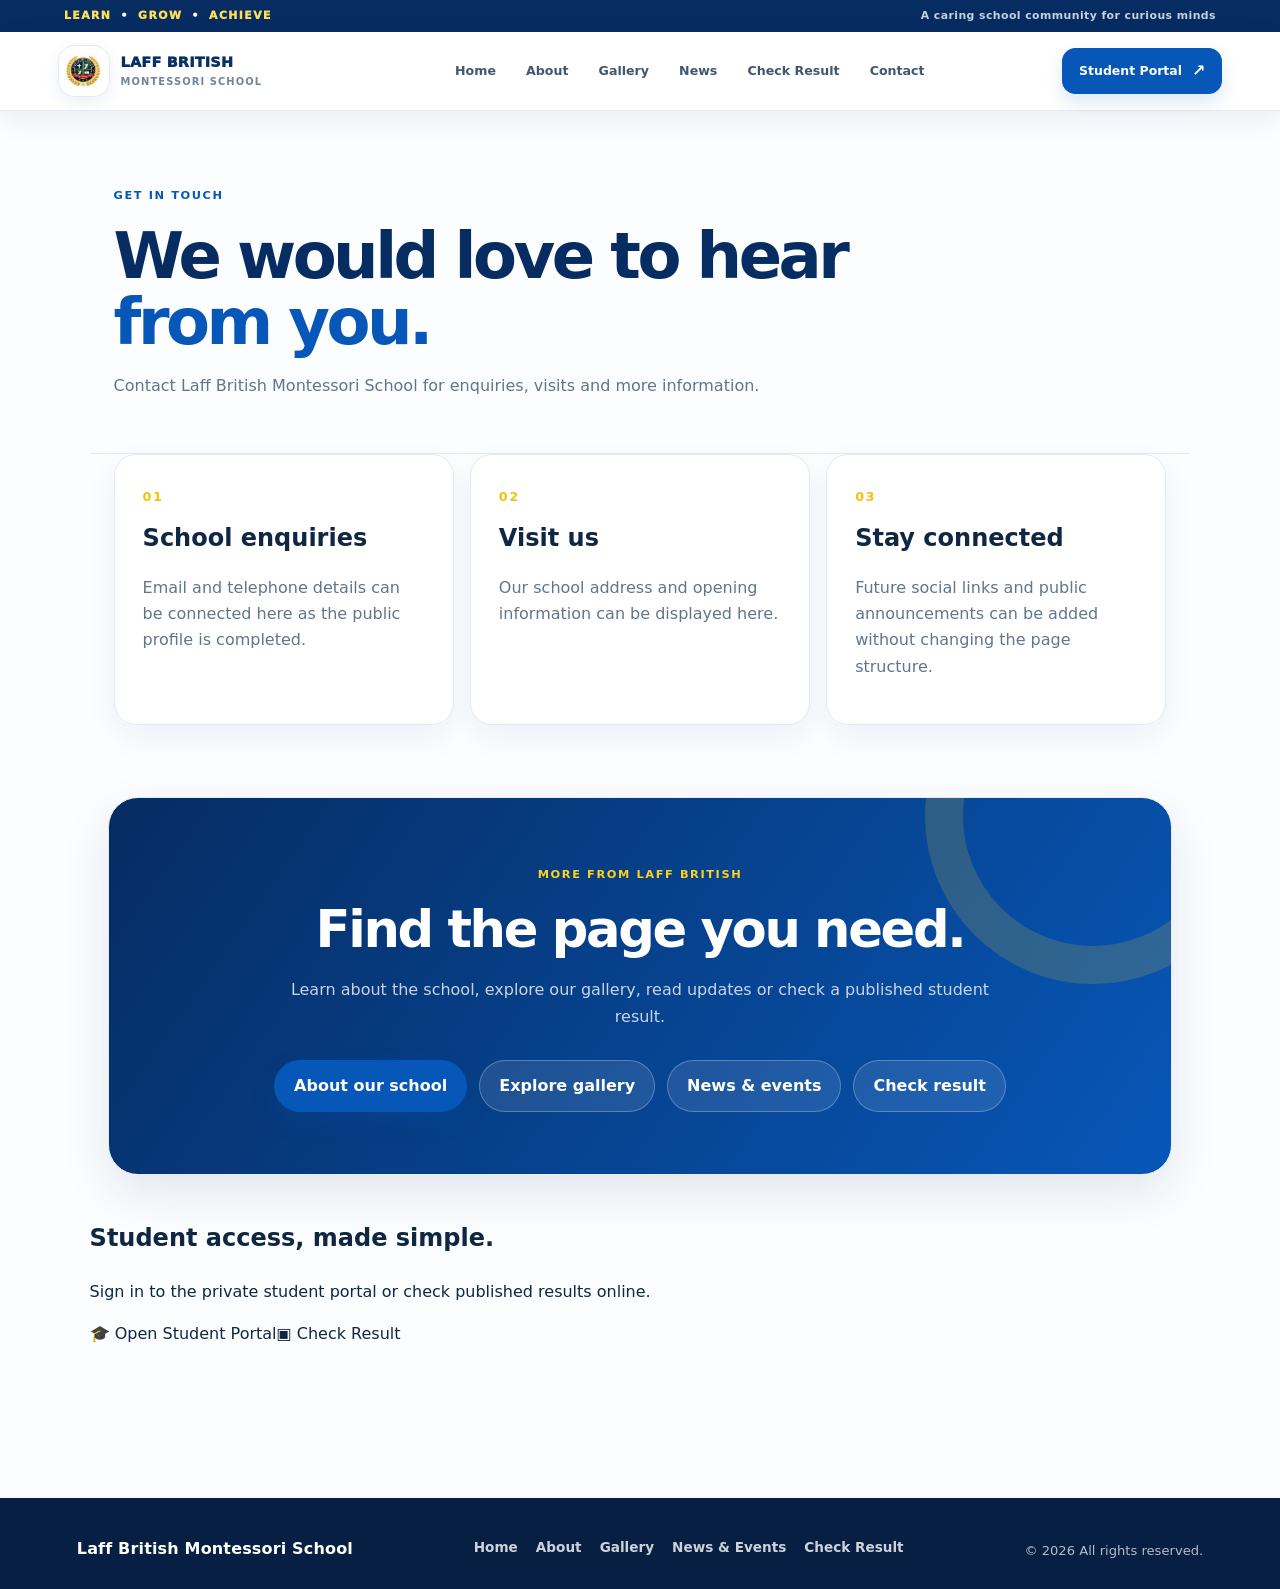
<file: contact/index.html>
<!doctype html><html lang="en"><head><meta charset="utf-8"><meta name="viewport" content="width=device-width,initial-scale=1">
<meta name="google-site-verification" content="RRirr8X4M1Xpte5Txh0q9OwZBIXCrxQshaDIQvreg_M" />
<meta name="description" content="Contact Laff British Montessori School for school enquiries, visits, admissions information and connection with our school community.">
<meta name="robots" content="index,follow">
<meta name="author" content="Laff British Montessori School">
<link rel="canonical" href="https://laffbritishmontessorischool.com/contact/">
<meta property="og:type" content="website">
<meta property="og:site_name" content="Laff British Montessori School">
<meta property="og:title" content="Contact Laff British Montessori School | Enquiries & Visits">
<meta property="og:description" content="Contact Laff British Montessori School for school enquiries, visits, admissions information and connection with our school community.">
<meta property="og:url" content="https://laffbritishmontessorischool.com/contact/">
<meta property="og:image" content="https://laffbritishmontessorischool.com/assets/school-logo.svg">
<meta property="og:locale" content="en_NG">
<meta name="twitter:card" content="summary">
<meta name="twitter:title" content="Contact Laff British Montessori School | Enquiries & Visits">
<meta name="twitter:description" content="Contact Laff British Montessori School for school enquiries, visits, admissions information and connection with our school community.">
<meta name="twitter:image" content="https://laffbritishmontessorischool.com/assets/school-logo.svg">
<script type="application/ld+json">{"@context":"https://schema.org","@type":"ContactPage","name":"Contact Laff British Montessori School | Enquiries & Visits","url":"https://laffbritishmontessorischool.com/contact/","description":"Contact Laff British Montessori School for school enquiries, visits, admissions information and connection with our school community.","isPartOf":{"@type":"WebSite","name":"Laff British Montessori School","url":"https://laffbritishmontessorischool.com/"}}</script>
<script src="/assets/seo.js?v=local-school-logo-portal-url-20261026" defer></script>
<title>Contact — Laff British Montessori School</title><link rel="icon" type="image/svg+xml" href="/assets/school-logo.svg"><link rel="stylesheet" href="/assets/styles.css"><link rel="stylesheet" href="/assets/frontend-refresh.css?v=body-icons-only-20261029c">
</head><body><div id="site-loader" class="site-loader"><div class="loader-card"><div class="logo-loader"><img src="/assets/school-logo.svg" alt="Laff British Montessori School"></div><div class="draw-loader"><span></span><span></span><span></span></div><h2>Preparing the school experience</h2><p id="loader-text">Creating the page…</p><div class="loader-progress"><span></span></div></div></div><main class="page"><section class="page-hero reveal"><span class="eyebrow">Get in touch</span><h1>We would love to hear <em>from you.</em></h1><p>Contact Laff British Montessori School for enquiries, visits and more information.</p></section><section class="contact-grid reveal"><div class="content-card"><span class="number">01</span><h2>School enquiries</h2><p>Email and telephone details can be connected here as the public profile is completed.</p></div><div class="content-card"><span class="number">02</span><h2>Visit us</h2><p>Our school address and opening information can be displayed here.</p></div><div class="content-card"><span class="number">03</span><h2>Stay connected</h2><p>Future social links and public announcements can be added without changing the page structure.</p></div></section><section class="cta-section reveal"><span class="eyebrow">More from Laff British</span><h2>Find the page you need.</h2><p>Learn about the school, explore our gallery, read updates or check a published student result.</p><div class="hero-actions"><a class="btn primary" href="/about/">About our school</a><a class="btn ghost" href="/gallery/">Explore gallery</a><a class="btn ghost" href="/news/">News & events</a><a class="btn ghost" href="/result/">Check result</a></div></section></main><footer><strong>Laff British Montessori School</strong><div class="footer-links"><a href="/">Home</a><a href="/about/">About</a><a href="/gallery/">Gallery</a><a href="/news/">News & Events</a><a href="/result/">Check Result</a></div><p>© <span id="year"></span> All rights reserved.</p></footer><script src="/assets/app.js?v=body-icons-only-20261029"></script></body></html>
</file>
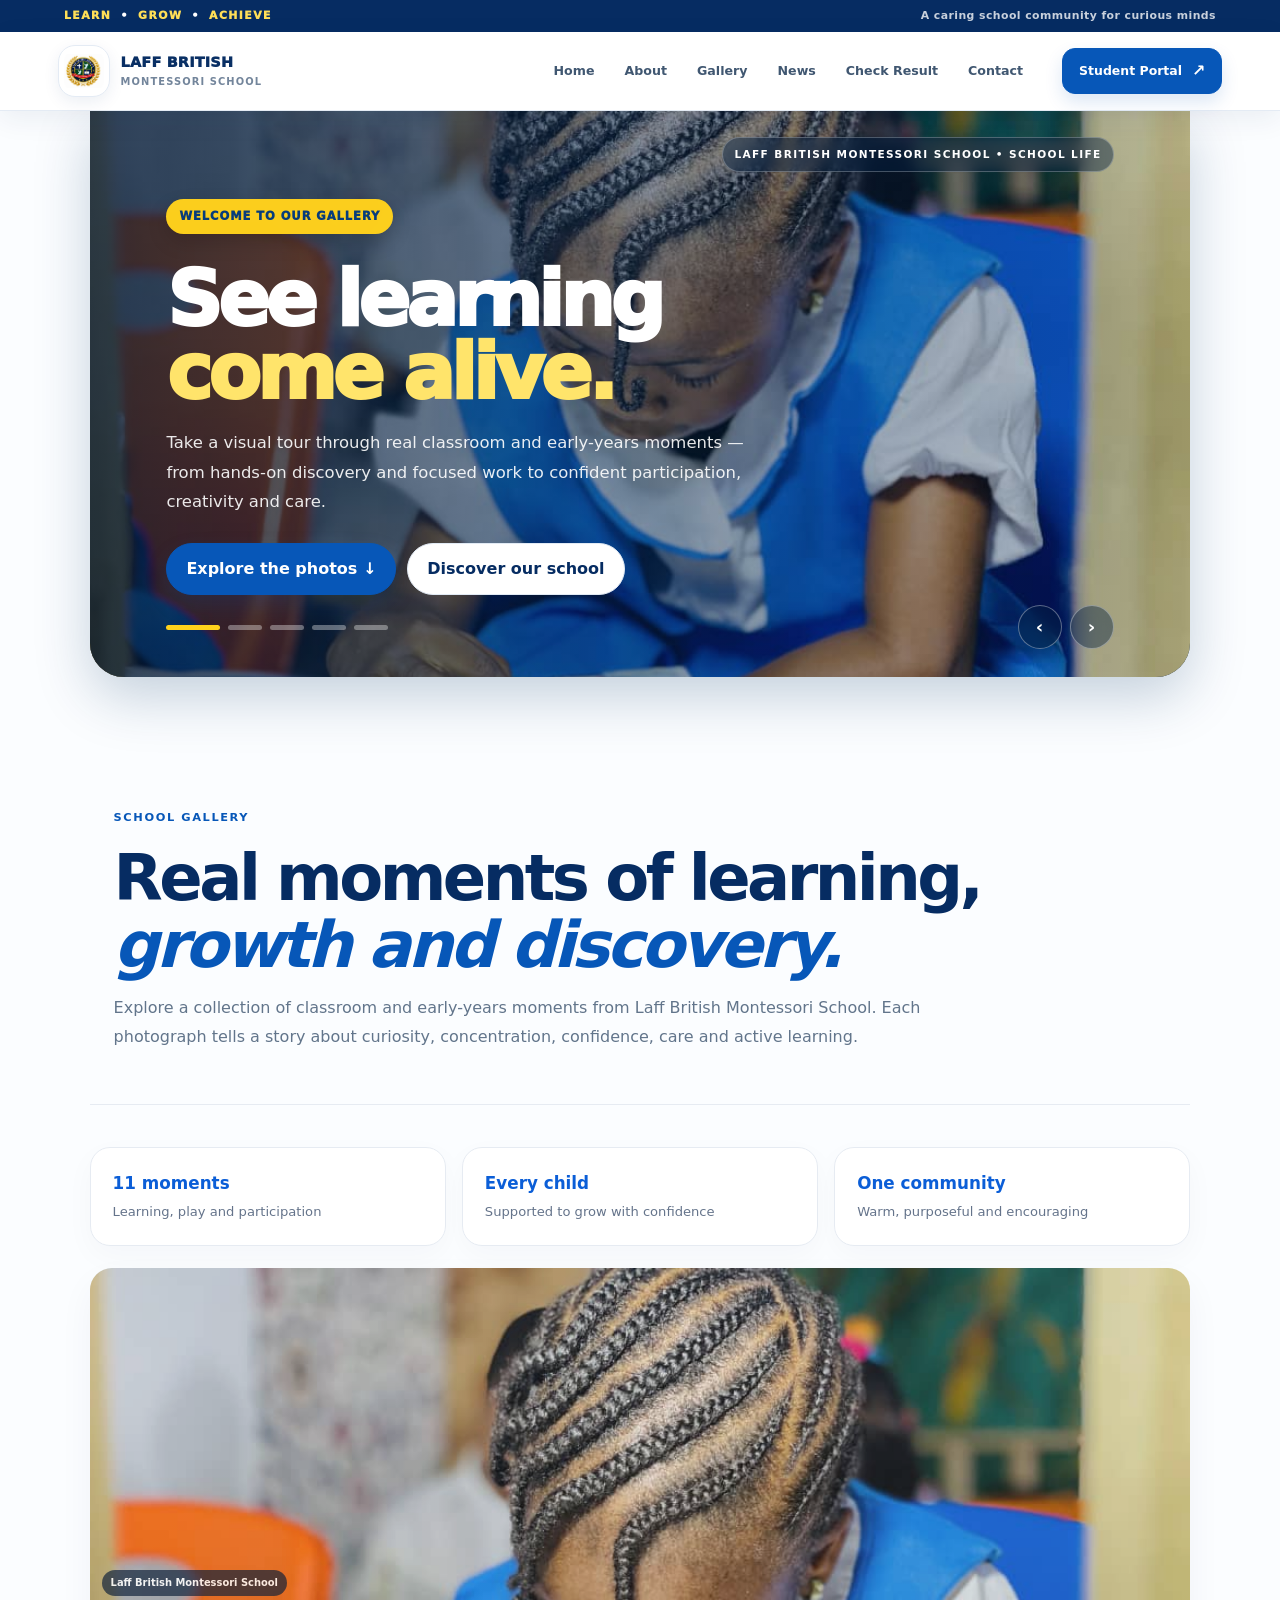
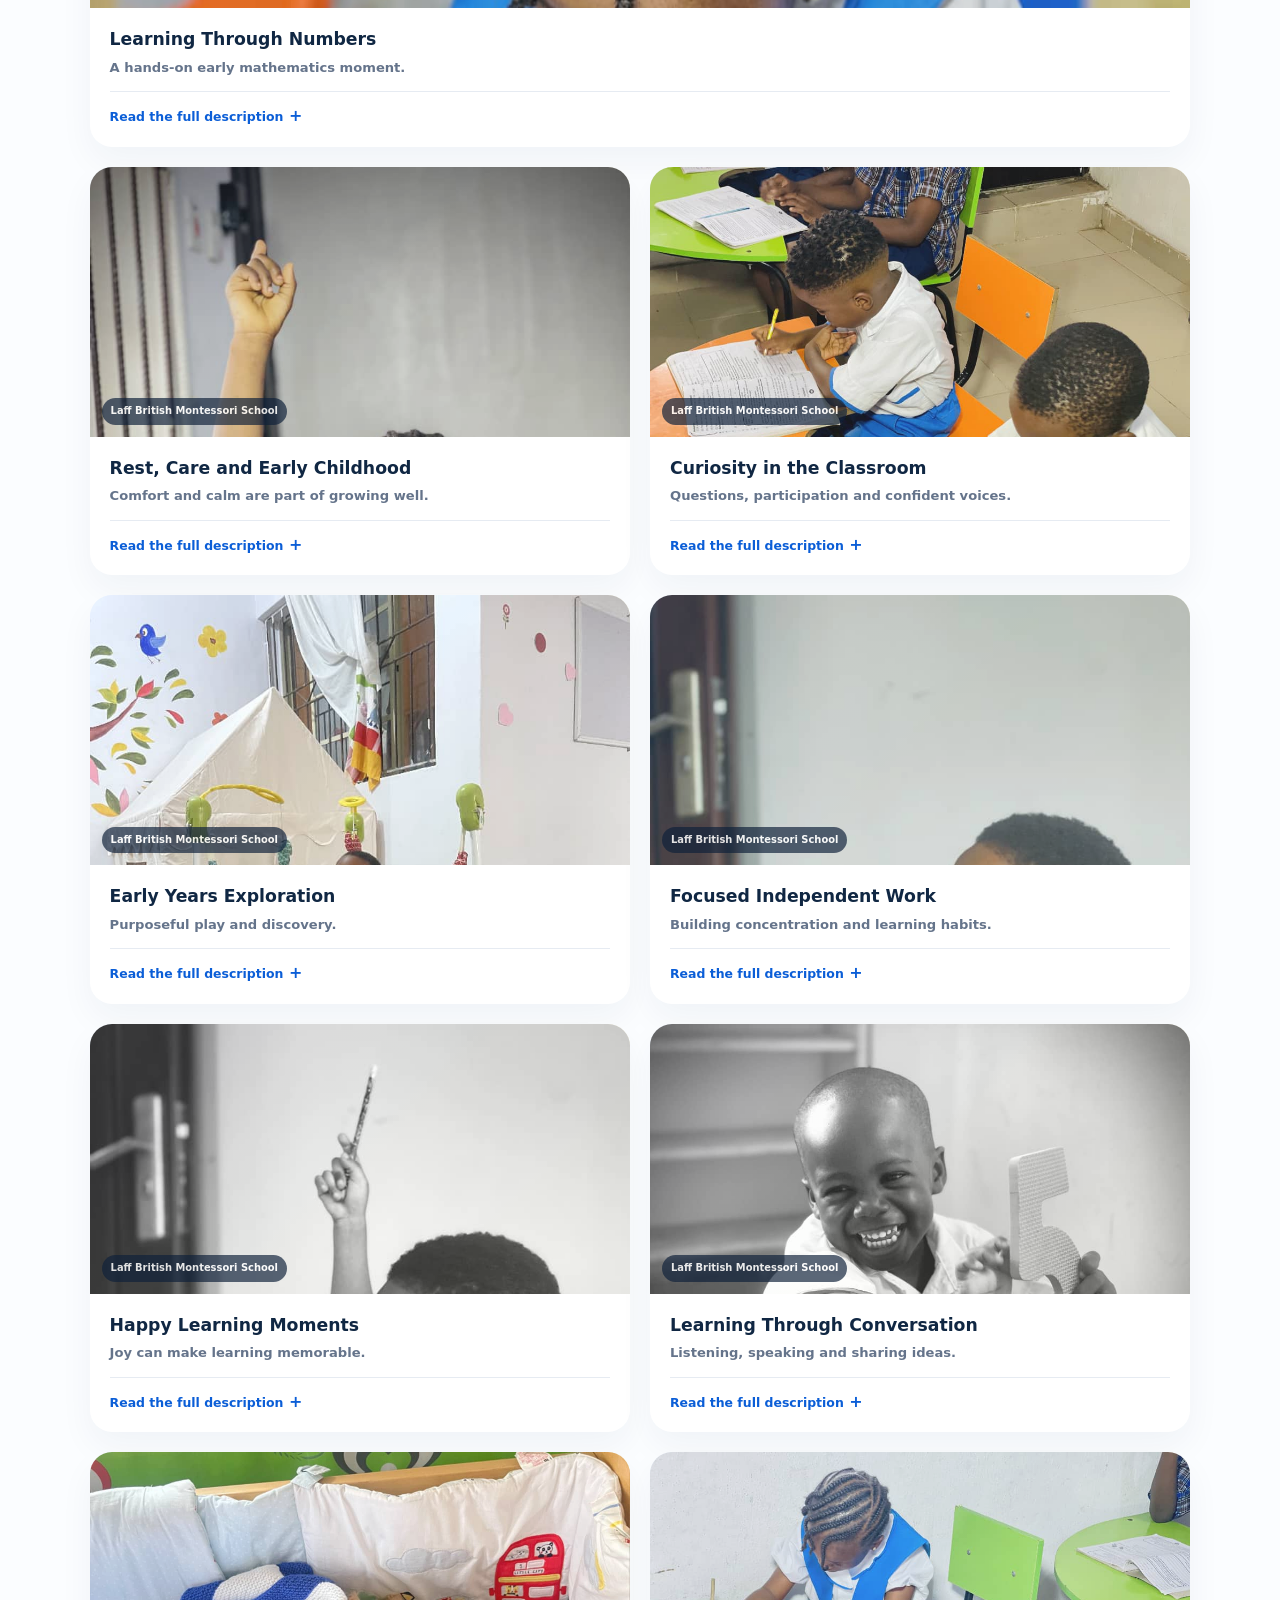
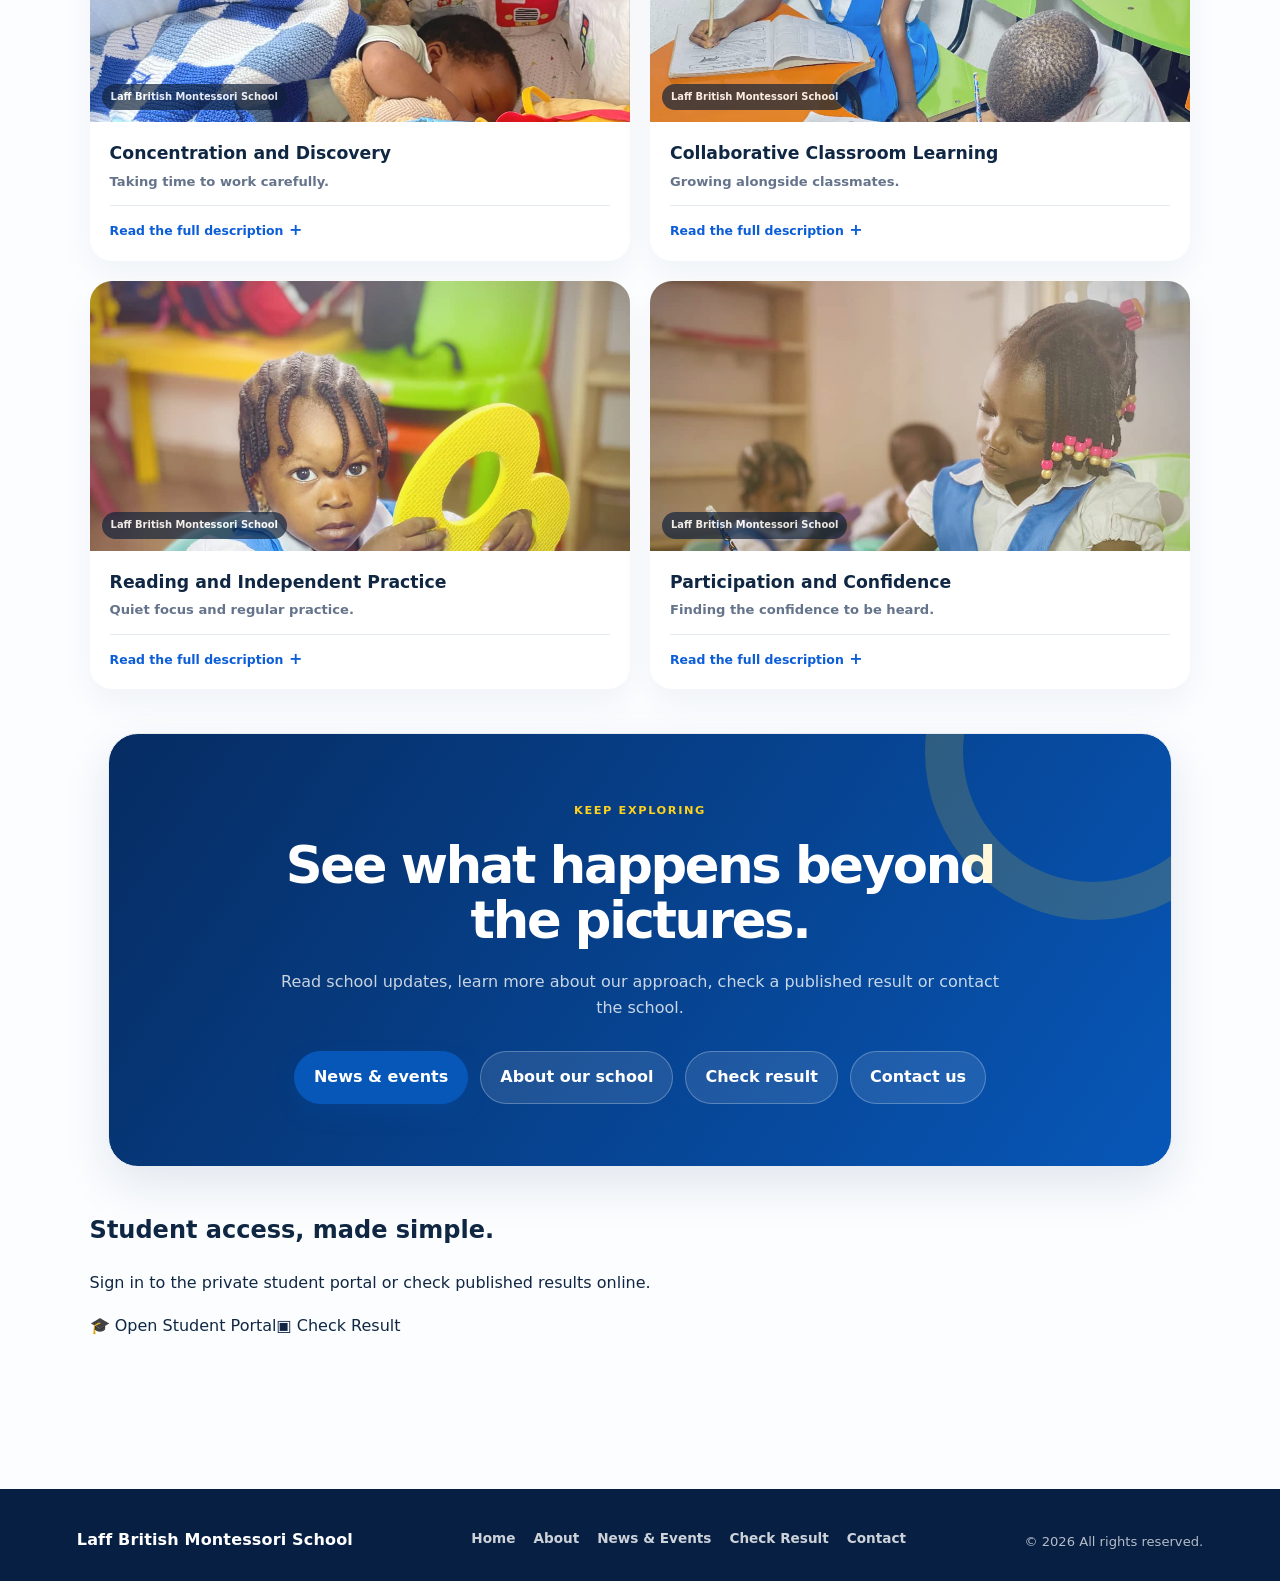
<file: gallery/index.html>
<!doctype html><html lang="en"><head><meta charset="utf-8"><meta name="viewport" content="width=device-width,initial-scale=1">
<meta name="google-site-verification" content="RRirr8X4M1Xpte5Txh0q9OwZBIXCrxQshaDIQvreg_M" />
<meta name="description" content="Explore real school-life photographs from Laff British Montessori School, including classroom learning, early years, creativity, participation and care.">
<meta name="robots" content="index,follow">
<meta name="author" content="Laff British Montessori School">
<link rel="canonical" href="https://laffbritishmontessorischool.com/gallery/">
<meta property="og:type" content="website">
<meta property="og:site_name" content="Laff British Montessori School">
<meta property="og:title" content="School Gallery | Laff British Montessori School">
<meta property="og:description" content="Explore real school-life photographs from Laff British Montessori School, including classroom learning, early years, creativity, participation and care.">
<meta property="og:url" content="https://laffbritishmontessorischool.com/gallery/">
<meta property="og:image" content="https://laffbritishmontessorischool.com/assets/school-logo.svg">
<meta property="og:locale" content="en_NG">
<meta name="twitter:card" content="summary">
<meta name="twitter:title" content="School Gallery | Laff British Montessori School">
<meta name="twitter:description" content="Explore real school-life photographs from Laff British Montessori School, including classroom learning, early years, creativity, participation and care.">
<meta name="twitter:image" content="https://laffbritishmontessorischool.com/assets/school-logo.svg">
<script type="application/ld+json">{"@context":"https://schema.org","@type":"CollectionPage","name":"School Gallery | Laff British Montessori School","url":"https://laffbritishmontessorischool.com/gallery/","description":"Explore real school-life photographs from Laff British Montessori School, including classroom learning, early years, creativity, participation and care.","isPartOf":{"@type":"WebSite","name":"Laff British Montessori School","url":"https://laffbritishmontessorischool.com/"}}</script>
<script src="/assets/seo.js?v=local-school-logo-portal-url-20261026" defer></script>
<title>Gallery — Laff British Montessori School</title><link rel="icon" type="image/svg+xml" href="/assets/school-logo.svg"><link rel="stylesheet" href="/assets/styles.css"><link rel="stylesheet" href="/assets/gallery.css"><link rel="stylesheet" href="/assets/shared-header.css?v=2"><link rel="stylesheet" href="/assets/gallery-slider.css?v=1"><link rel="stylesheet" href="/assets/frontend-refresh.css?v=body-icons-only-20261029c">
</head><body><div id="site-loader" class="site-loader"><div class="loader-card"><div class="logo-loader"><img src="/assets/school-logo.svg" alt="Laff British Montessori School"></div><div class="draw-loader"><span></span><span></span><span></span></div><h2>Preparing the school experience</h2><p id="loader-text">Creating the page…</p><div class="loader-progress"><span></span></div></div></div><main class="page"><section class="gallery-slider" aria-label="Featured school photographs"><div class="gallery-slide active"><img src="/assets/gallery/school-01.jpg" alt="Young learner exploring a textured number during a hands-on classroom activity"></div><div class="gallery-slide"><img src="/assets/gallery/school-03.jpg" alt="Learner raising a hand and participating confidently in class" loading="lazy"></div><div class="gallery-slide"><img src="/assets/gallery/school-05.jpg" alt="Pupil concentrating on workbook learning at a classroom table" loading="lazy"></div><div class="gallery-slide"><img src="/assets/gallery/school-08.jpg" alt="Learner carefully completing workbook practice" loading="lazy"></div><div class="gallery-slide"><img src="/assets/gallery/school-11.jpg" alt="Child confidently raising a hand during a lesson" loading="lazy"></div><div class="gallery-slide-label">Laff British Montessori School • School Life</div><div class="gallery-hero-content"><div class="gallery-hero-copy"><span class="eyebrow">Welcome to our gallery</span><h1>See learning <em>come alive.</em></h1><p>Take a visual tour through real classroom and early-years moments — from hands-on discovery and focused work to confident participation, creativity and care.</p><div class="gallery-hero-actions"><a class="primary" href="#school-gallery">Explore the photos ↓</a><a class="secondary" href="/about/">Discover our school</a></div></div></div><div class="gallery-slider-controls"><div class="gallery-dots" aria-label="Choose a featured photo"><button class="gallery-dot active" type="button" aria-label="Show photo 1" aria-current="true"></button><button class="gallery-dot" type="button" aria-label="Show photo 2" aria-current="false"></button><button class="gallery-dot" type="button" aria-label="Show photo 3" aria-current="false"></button><button class="gallery-dot" type="button" aria-label="Show photo 4" aria-current="false"></button><button class="gallery-dot" type="button" aria-label="Show photo 5" aria-current="false"></button></div><div class="gallery-arrows"><button class="gallery-arrow" type="button" data-gallery-prev aria-label="Previous photo">‹</button><button class="gallery-arrow" type="button" data-gallery-next aria-label="Next photo">›</button></div></div></section><section class="page-hero reveal"><span class="eyebrow">School gallery</span><h2>Real moments of learning, <em>growth and discovery.</em></h2><p>Explore a collection of classroom and early-years moments from Laff British Montessori School. Each photograph tells a story about curiosity, concentration, confidence, care and active learning.</p></section><section class="gallery-intro reveal"><div><strong>11 moments</strong><span>Learning, play and participation</span></div><div><strong>Every child</strong><span>Supported to grow with confidence</span></div><div><strong>One community</strong><span>Warm, purposeful and encouraging</span></div></section><section id="school-gallery" class="gallery-grid gallery-grid-expanded reveal"><figure class="gallery-item featured"><div class="photo-loader photo-real"><img src="/assets/gallery/school-01.jpg" alt="Young learner exploring a large textured number during a hands-on classroom activity" loading="lazy" onerror="this.src='/assets/school-logo.svg';this.classList.add('image-fallback')"></div><figcaption><strong>Learning Through Numbers</strong><span>A hands-on early mathematics moment.</span><details><summary>Read the full description</summary><p>A young learner explores early number concepts with a large textured numeral, using hands-on materials to connect symbols, touch and visual recognition. The colourful classroom setting reflects an active Montessori-inspired approach where children can learn through direct experience.</p></details></figcaption></figure><figure class="gallery-item"><div class="photo-loader photo-real"><img src="/assets/gallery/school-02.jpg" alt="Child resting in a cosy early-years sleeping area surrounded by soft bedding and age-appropriate toys" loading="lazy" onerror="this.src='/assets/school-logo.svg';this.classList.add('image-fallback')"></div><figcaption><strong>Rest, Care and Early Childhood</strong><span>Comfort and calm are part of growing well.</span><details><summary>Read the full description</summary><p>A quiet moment in a child-friendly sleeping area, surrounded by soft bedding, toys and age-appropriate sensory materials. The scene represents the care, comfort and calm routines that are important to early childhood development and a nurturing school environment.</p></details></figcaption></figure><figure class="gallery-item"><div class="photo-loader photo-real"><img src="/assets/gallery/school-03.jpg" alt="Learner raising a hand with a pencil while ready to participate in class" loading="lazy" onerror="this.src='/assets/school-logo.svg';this.classList.add('image-fallback')"></div><figcaption><strong>Curiosity in the Classroom</strong><span>Questions, participation and confident voices.</span><details><summary>Read the full description</summary><p>A learner raises a hand with a pencil while working at a table, ready to contribute an idea or answer. The image captures confidence, participation, concentration and the encouragement children receive to ask questions and share what they are learning.</p></details></figcaption></figure><figure class="gallery-item"><div class="photo-loader photo-real"><img src="/assets/gallery/school-04.jpg" alt="Young child engaging with colourful toys and learning materials in an early-years activity area" loading="lazy" onerror="this.src='/assets/school-logo.svg';this.classList.add('image-fallback')"></div><figcaption><strong>Early Years Exploration</strong><span>Purposeful play and discovery.</span><details><summary>Read the full description</summary><p>A young child engages with a colourful activity area filled with toys, play materials and learning resources. This moment highlights the importance of movement, exploration, coordination and purposeful play during the early years.</p></details></figcaption></figure><figure class="gallery-item"><div class="photo-loader photo-real"><img src="/assets/gallery/school-05.jpg" alt="Pupil concentrating on a workbook at a colourful classroom table" loading="lazy" onerror="this.src='/assets/school-logo.svg';this.classList.add('image-fallback')"></div><figcaption><strong>Focused Independent Work</strong><span>Building concentration and learning habits.</span><details><summary>Read the full description</summary><p>A pupil concentrates on a workbook at a bright classroom table while other learners work nearby. The image reflects concentration, independence, fine-motor practice and the steady habits that support successful learning.</p></details></figcaption></figure><figure class="gallery-item"><div class="photo-loader photo-real"><img src="/assets/gallery/school-06.jpg" alt="Smiling learner holding a large textured numeral during a classroom activity" loading="lazy" onerror="this.src='/assets/school-logo.svg';this.classList.add('image-fallback')"></div><figcaption><strong>Happy Learning Moments</strong><span>Joy can make learning memorable.</span><details><summary>Read the full description</summary><p>A smiling young learner holds a large textured numeral during a classroom activity. The moment shows how learning can combine play, confidence, joy and practical exploration to make early concepts memorable.</p></details></figcaption></figure><figure class="gallery-item"><div class="photo-loader photo-real"><img src="/assets/gallery/school-07.jpg" alt="Child raising a hand during a classroom lesson and looking ready to contribute" loading="lazy" onerror="this.src='/assets/school-logo.svg';this.classList.add('image-fallback')"></div><figcaption><strong>Learning Through Conversation</strong><span>Listening, speaking and sharing ideas.</span><details><summary>Read the full description</summary><p>A child raises a hand and looks toward the front of the classroom, ready to participate. The image represents active listening, confidence in communication and a classroom culture where learners are encouraged to speak, question and engage.</p></details></figcaption></figure><figure class="gallery-item"><div class="photo-loader photo-real"><img src="/assets/gallery/school-08.jpg" alt="Learner carefully working through a workbook at a colourful classroom table" loading="lazy" onerror="this.src='/assets/school-logo.svg';this.classList.add('image-fallback')"></div><figcaption><strong>Concentration and Discovery</strong><span>Taking time to work carefully.</span><details><summary>Read the full description</summary><p>A learner works carefully through a workbook at a colourful classroom table. The scene captures sustained attention, practical academic work and the developing independence that comes from completing tasks with care.</p></details></figcaption></figure><figure class="gallery-item"><div class="photo-loader photo-real"><img src="/assets/gallery/school-09.jpg" alt="Two learners working side by side with books and writing materials" loading="lazy" onerror="this.src='/assets/school-logo.svg';this.classList.add('image-fallback')"></div><figcaption><strong>Collaborative Classroom Learning</strong><span>Growing alongside classmates.</span><details><summary>Read the full description</summary><p>Two learners work side by side at classroom tables with their books and writing materials. The image reflects focused study, shared classroom routines and the social side of learning alongside peers.</p></details></figcaption></figure><figure class="gallery-item"><div class="photo-loader photo-real"><img src="/assets/gallery/school-10.jpg" alt="Young learner reading and concentrating on an open workbook" loading="lazy" onerror="this.src='/assets/school-logo.svg';this.classList.add('image-fallback')"></div><figcaption><strong>Reading and Independent Practice</strong><span>Quiet focus and regular practice.</span><details><summary>Read the full description</summary><p>A young learner sits with an open workbook and concentrates on the activity in front of her. The scene represents reading, visual learning, pencil control and the quiet concentration children develop through regular practice.</p></details></figcaption></figure><figure class="gallery-item"><div class="photo-loader photo-real"><img src="/assets/gallery/school-11.jpg" alt="Child confidently raising a hand during a classroom lesson" loading="lazy" onerror="this.src='/assets/school-logo.svg';this.classList.add('image-fallback')"></div><figcaption><strong>Participation and Confidence</strong><span>Finding the confidence to be heard.</span><details><summary>Read the full description</summary><p>A child confidently raises a hand during a lesson, showing readiness to participate and share an answer. The image reflects the school’s emphasis on confidence, communication, curiosity and positive classroom participation.</p></details></figcaption></figure></section><section class="cta-section reveal"><span class="eyebrow">Keep exploring</span><h2>See what happens beyond the pictures.</h2><p>Read school updates, learn more about our approach, check a published result or contact the school.</p><div class="hero-actions"><a class="btn primary" href="/news/">News & events</a><a class="btn ghost" href="/about/">About our school</a><a class="btn ghost" href="/result/">Check result</a><a class="btn ghost" href="/contact/">Contact us</a></div></section></main><footer><strong>Laff British Montessori School</strong><div class="footer-links"><a href="/">Home</a><a href="/about/">About</a><a href="/news/">News & Events</a><a href="/result/">Check Result</a><a href="/contact/">Contact</a></div><p>© <span id="year"></span> All rights reserved.</p></footer><script src="/assets/gallery-slider.js?v=1"></script><script src="/assets/app.js?v=body-icons-only-20261029"></script></body></html>
</file>
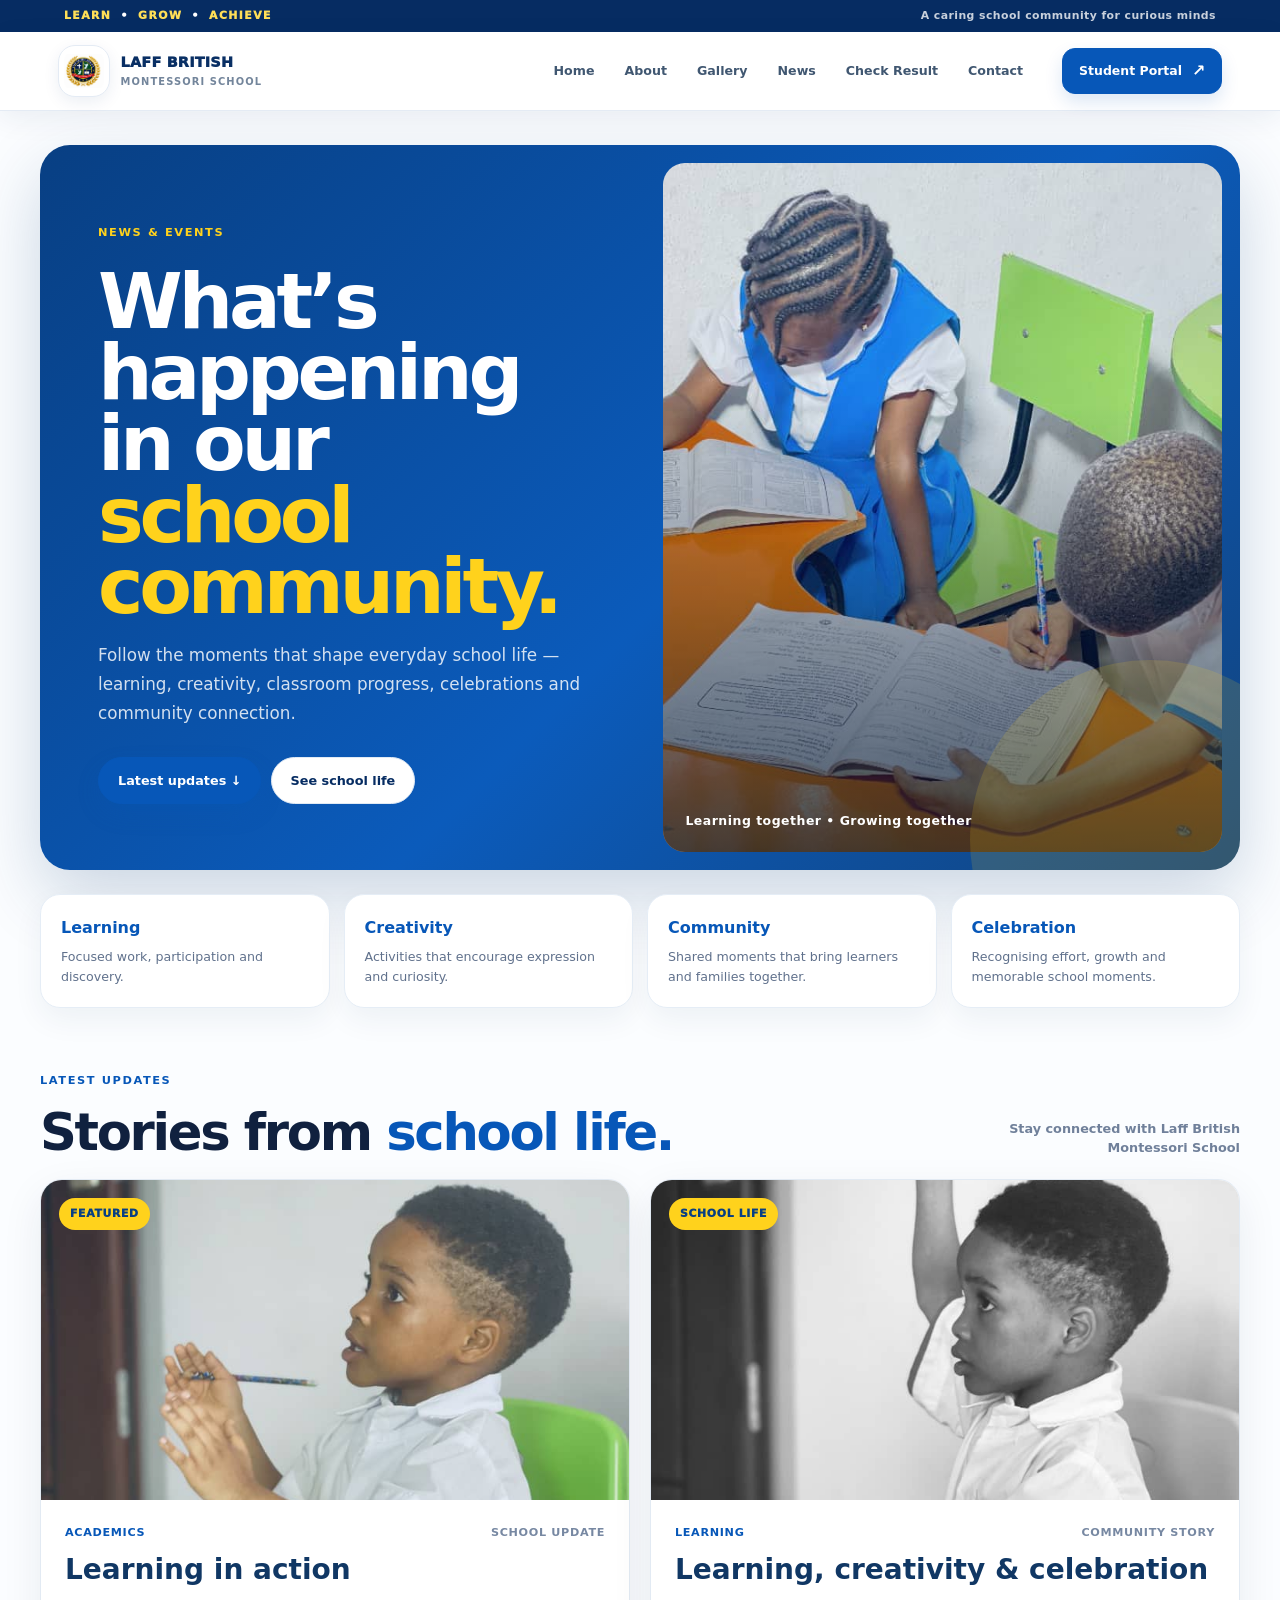
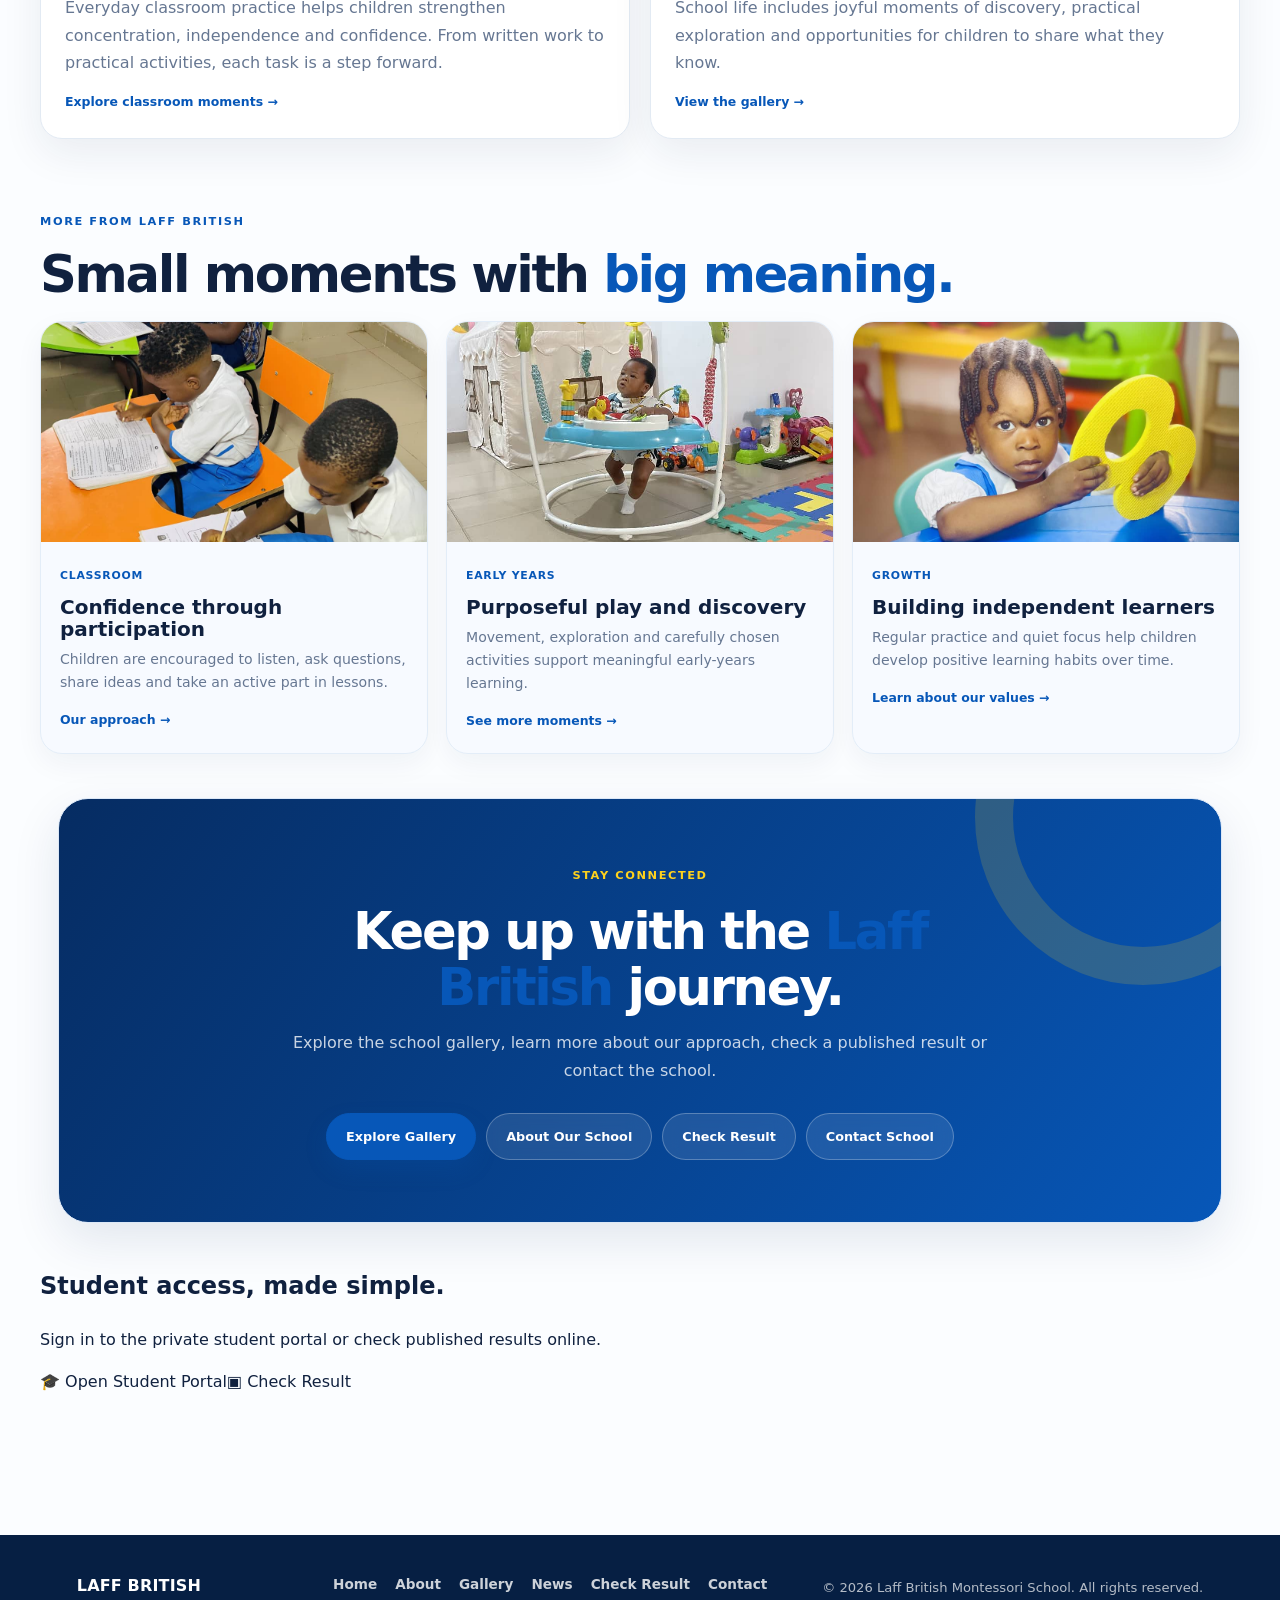
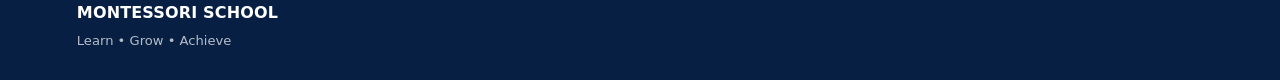
<file: news/index.html>
<!doctype html>
<html lang="en">
<head>
<meta charset="utf-8"><meta name="viewport" content="width=device-width,initial-scale=1">
<meta name="google-site-verification" content="RRirr8X4M1Xpte5Txh0q9OwZBIXCrxQshaDIQvreg_M" />
<meta name="description" content="Read news and school updates from Laff British Montessori School, including learning, creativity, classroom progress, celebrations and community moments.">
<meta name="robots" content="index,follow">
<meta name="author" content="Laff British Montessori School">
<link rel="canonical" href="https://laffbritishmontessorischool.com/news/">
<meta property="og:type" content="website">
<meta property="og:site_name" content="Laff British Montessori School">
<meta property="og:title" content="News & Events | Laff British Montessori School">
<meta property="og:description" content="Read news and school updates from Laff British Montessori School, including learning, creativity, classroom progress, celebrations and community moments.">
<meta property="og:url" content="https://laffbritishmontessorischool.com/news/">
<meta property="og:image" content="https://laffbritishmontessorischool.com/assets/school-logo.svg">
<meta property="og:locale" content="en_NG">
<meta name="twitter:card" content="summary">
<meta name="twitter:title" content="News & Events | Laff British Montessori School">
<meta name="twitter:description" content="Read news and school updates from Laff British Montessori School, including learning, creativity, classroom progress, celebrations and community moments.">
<meta name="twitter:image" content="https://laffbritishmontessorischool.com/assets/school-logo.svg">
<script type="application/ld+json">{"@context":"https://schema.org","@type":"CollectionPage","name":"News & Events | Laff British Montessori School","url":"https://laffbritishmontessorischool.com/news/","description":"Read news and school updates from Laff British Montessori School, including learning, creativity, classroom progress, celebrations and community moments.","isPartOf":{"@type":"WebSite","name":"Laff British Montessori School","url":"https://laffbritishmontessorischool.com/"}}</script>
<script src="/assets/seo.js?v=local-school-logo-portal-url-20261026" defer></script>

<title>News & Events — Laff British Montessori School</title>
<link rel="icon" type="image/svg+xml" href="/assets/school-logo.svg">
<link rel="stylesheet" href="/assets/styles.css">
<link rel="stylesheet" href="/assets/shared-header.css?v=3">
<link rel="stylesheet" href="/assets/news-page.css?v=1">
<link rel="stylesheet" href="/assets/frontend-refresh.css?v=body-icons-only-20261029c">
</head>
<body>
<div id="site-loader" class="site-loader"><div class="loader-card"><div class="logo-loader"><img src="/assets/school-logo.svg" alt="Laff British Montessori School"></div><div class="draw-loader"><span></span><span></span><span></span></div><h2>Preparing the school experience</h2><p id="loader-text">Creating the page…</p><div class="loader-progress"><span></span></div></div></div>

<main class="news-page">
  <section class="news-hero reveal">
    <div class="news-hero-copy">
      <span class="eyebrow">News & events</span>
      <h1>What’s happening in our <em>school community.</em></h1>
      <p>Follow the moments that shape everyday school life — learning, creativity, classroom progress, celebrations and community connection.</p>
      <div class="news-actions"><a class="news-btn primary" href="#latest-news">Latest updates ↓</a><a class="news-btn secondary" href="/gallery/">See school life</a></div>
    </div>
    <div class="news-hero-photo"><img src="/assets/gallery/school-09.jpg" alt="Two learners working side by side in the classroom"><span>Learning together • Growing together</span></div>
  </section>

  <section class="news-pulse reveal" aria-label="School news themes">
    <article><strong>Learning</strong><span>Focused work, participation and discovery.</span></article>
    <article><strong>Creativity</strong><span>Activities that encourage expression and curiosity.</span></article>
    <article><strong>Community</strong><span>Shared moments that bring learners and families together.</span></article>
    <article><strong>Celebration</strong><span>Recognising effort, growth and memorable school moments.</span></article>
  </section>

  <section id="latest-news" class="news-content reveal">
    <div class="news-section-heading"><div><span class="eyebrow">Latest updates</span><h2>Stories from <em>school life.</em></h2></div><span class="news-heading-note">Stay connected with Laff British Montessori School</span></div>
    <div class="news-featured-grid">
      <article class="news-featured-card">
        <div class="news-card-photo"><img src="/assets/gallery/school-05.jpg" alt="Pupil concentrating on workbook learning"><span class="news-badge">Featured</span></div>
        <div class="news-card-body"><div class="news-meta"><span>Academics</span><time>School update</time></div><h3>Learning in action</h3><p>Everyday classroom practice helps children strengthen concentration, independence and confidence. From written work to practical activities, each task is a step forward.</p><a href="/gallery/">Explore classroom moments →</a></div>
      </article>
      <article class="news-featured-card">
        <div class="news-card-photo"><img src="/assets/gallery/school-06.jpg" alt="Smiling learner holding a textured numeral"><span class="news-badge">School life</span></div>
        <div class="news-card-body"><div class="news-meta"><span>Learning</span><time>Community story</time></div><h3>Learning, creativity & celebration</h3><p>School life includes joyful moments of discovery, practical exploration and opportunities for children to share what they know.</p><a href="/gallery/">View the gallery →</a></div>
      </article>
    </div>
  </section>

  <section class="news-stream reveal">
    <div class="news-section-heading"><div><span class="eyebrow">More from Laff British</span><h2>Small moments with <em>big meaning.</em></h2></div></div>
    <div class="news-stream-grid">
      <article class="news-story"><img src="/assets/gallery/school-03.jpg" alt="Learner raising a hand during class"><div><span>Classroom</span><h3>Confidence through participation</h3><p>Children are encouraged to listen, ask questions, share ideas and take an active part in lessons.</p><a href="/about/">Our approach →</a></div></article>
      <article class="news-story"><img src="/assets/gallery/school-04.jpg" alt="Young child exploring colourful learning materials"><div><span>Early Years</span><h3>Purposeful play and discovery</h3><p>Movement, exploration and carefully chosen activities support meaningful early-years learning.</p><a href="/gallery/">See more moments →</a></div></article>
      <article class="news-story"><img src="/assets/gallery/school-10.jpg" alt="Young learner reading and working independently"><div><span>Growth</span><h3>Building independent learners</h3><p>Regular practice and quiet focus help children develop positive learning habits over time.</p><a href="/about/">Learn about our values →</a></div></article>
    </div>
  </section>

  <section class="news-cta reveal"><span class="eyebrow">Stay connected</span><h2>Keep up with the <em>Laff British</em> journey.</h2><p>Explore the school gallery, learn more about our approach, check a published result or contact the school.</p><div class="news-actions"><a class="news-btn primary" href="/gallery/">Explore Gallery</a><a class="news-btn secondary" href="/about/">About Our School</a><a class="news-btn secondary" href="/result/">Check Result</a><a class="news-btn secondary" href="/contact/">Contact School</a></div></section>
</main>
<footer class="site-footer"><div><strong>LAFF BRITISH<br>MONTESSORI SCHOOL</strong><p>Learn • Grow • Achieve</p></div><nav class="footer-links"><a href="/">Home</a><a href="/about/">About</a><a href="/gallery/">Gallery</a><a href="/news/">News</a><a href="/result/">Check Result</a><a href="/contact/">Contact</a></nav><p>© <span id="year"></span> Laff British Montessori School. All rights reserved.</p></footer>
<script src="/assets/app.js?v=body-icons-only-20261029"></script>
</body>
</html>
</file>
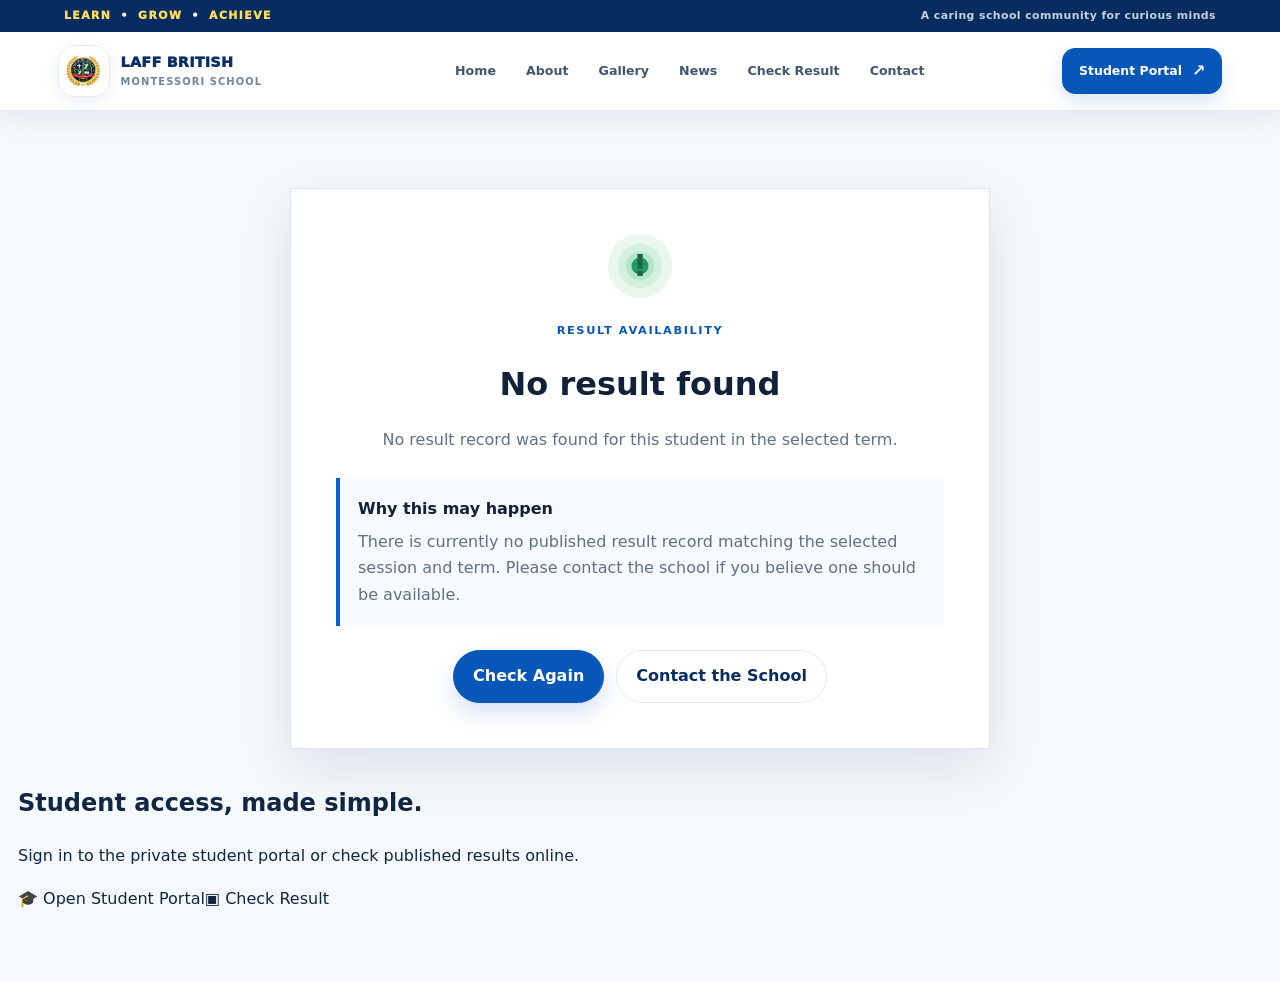
<file: result-unavailable/index.html>
<!doctype html><html lang="en"><head><meta charset="utf-8"><meta name="viewport" content="width=device-width,initial-scale=1">
<meta name="google-site-verification" content="RRirr8X4M1Xpte5Txh0q9OwZBIXCrxQshaDIQvreg_M" />
<meta name="description" content="Result availability information from Laff British Montessori School.">
<meta name="robots" content="noindex,nofollow,noarchive">
<meta name="author" content="Laff British Montessori School">
<link rel="canonical" href="https://laffbritishmontessorischool.com/result-unavailable/">
<meta property="og:type" content="website">
<meta property="og:site_name" content="Laff British Montessori School">
<meta property="og:title" content="Result Not Available | Laff British Montessori School">
<meta property="og:description" content="Result availability information from Laff British Montessori School.">
<meta property="og:url" content="https://laffbritishmontessorischool.com/result-unavailable/">
<meta property="og:image" content="https://laffbritishmontessorischool.com/assets/school-logo.svg">
<meta property="og:locale" content="en_NG">
<meta name="twitter:card" content="summary">
<meta name="twitter:title" content="Result Not Available | Laff British Montessori School">
<meta name="twitter:description" content="Result availability information from Laff British Montessori School.">
<meta name="twitter:image" content="https://laffbritishmontessorischool.com/assets/school-logo.svg">
<script type="application/ld+json">{"@context":"https://schema.org","@type":"WebPage","name":"Result Not Available | Laff British Montessori School","url":"https://laffbritishmontessorischool.com/result-unavailable/","description":"Result availability information from Laff British Montessori School.","isPartOf":{"@type":"WebSite","name":"Laff British Montessori School","url":"https://laffbritishmontessorischool.com/"}}</script>
<script src="/assets/seo.js?v=local-school-logo-portal-url-20261026" defer></script>
<title>Result Not Available | Laff British Montessori School</title><link rel="icon" type="image/svg+xml" href="/assets/school-logo.svg"><link rel="stylesheet" href="/assets/styles.css"><link rel="stylesheet" href="/assets/result.css?v=school-result-report-demo-20261029"><link rel="stylesheet" href="/assets/frontend-refresh.css?v=body-icons-only-20261029c">
</head><body><div id="site-loader" class="site-loader"><div class="loader-card"><div class="logo-loader"><img src="/assets/school-logo.svg" alt="School logo"></div><div class="draw-loader"><span></span><span></span><span></span></div><h2>Checking result availability</h2><p id="loader-text">Reviewing the school record…</p><div class="loader-progress"><span></span></div></div></div><main class="result-unavailable-page"><section class="unavailable-card reveal"><div class="unavailable-icon">!</div><span class="eyebrow">Result availability</span><h1 id="unavailable-title">Result not available</h1><p id="unavailable-message">We could not find a published result for the details supplied.</p><div class="reason-box"><strong id="reason-heading">Why this may happen</strong><p id="reason-detail">The selected term may not have a published result for this student.</p></div><div class="unavailable-actions"><a class="btn primary" href="/result/">Check Again</a><a class="btn ghost" href="/contact/">Contact the School</a></div></section></main><script src="/assets/app.js?v=body-icons-only-20261029"></script><script src="/assets/result-unavailable.js?v=clean-routes-20261026"></script></body></html>
</file>
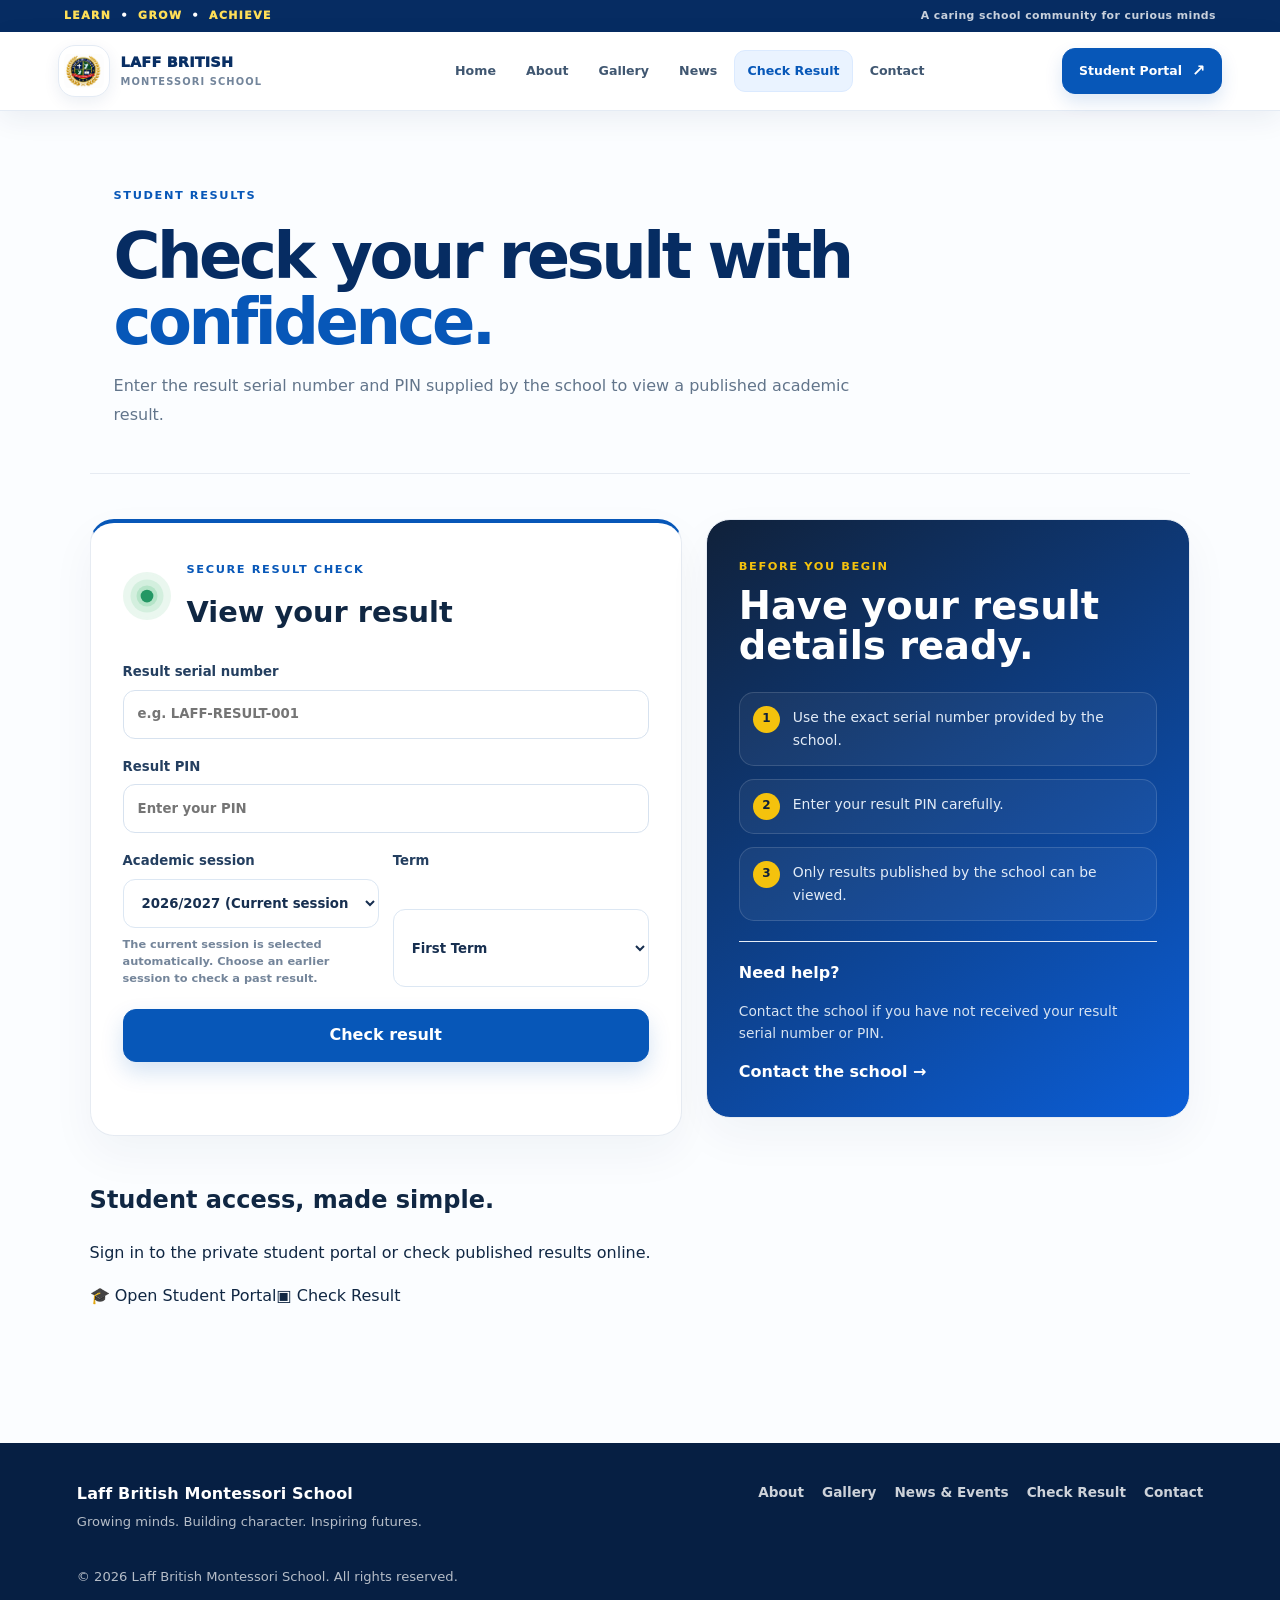
<file: result-view/index.html>
<!doctype html>
<html lang="en">
<head><meta charset="utf-8"><meta name="viewport" content="width=device-width,initial-scale=1">
<meta name="google-site-verification" content="RRirr8X4M1Xpte5Txh0q9OwZBIXCrxQshaDIQvreg_M" />
<meta name="description" content="Student result page for Laff British Montessori School.">
<meta name="robots" content="noindex,nofollow,noarchive">
<meta name="author" content="Laff British Montessori School">
<link rel="canonical" href="https://laffbritishmontessorischool.com/result-view/">
<meta property="og:type" content="website">
<meta property="og:site_name" content="Laff British Montessori School">
<meta property="og:title" content="Student Result | Laff British Montessori School">
<meta property="og:description" content="Student result page for Laff British Montessori School.">
<meta property="og:url" content="https://laffbritishmontessorischool.com/result-view/">
<meta property="og:image" content="https://laffbritishmontessorischool.com/assets/school-logo.svg">
<meta property="og:locale" content="en_NG">
<meta name="twitter:card" content="summary">
<meta name="twitter:title" content="Student Result | Laff British Montessori School">
<meta name="twitter:description" content="Student result page for Laff British Montessori School.">
<meta name="twitter:image" content="https://laffbritishmontessorischool.com/assets/school-logo.svg">
<script type="application/ld+json">{"@context":"https://schema.org","@type":"WebPage","name":"Student Result | Laff British Montessori School","url":"https://laffbritishmontessorischool.com/result-view/","description":"Student result page for Laff British Montessori School.","isPartOf":{"@type":"WebSite","name":"Laff British Montessori School","url":"https://laffbritishmontessorischool.com/"}}</script>
<script src="/assets/seo.js?v=local-school-logo-portal-url-20261026" defer></script>
<title>Student Result | Laff British Montessori School</title><link rel="icon" type="image/svg+xml" href="/assets/school-logo.svg"><link rel="stylesheet" href="/assets/styles.css"><link rel="stylesheet" href="/assets/result.css?v=shared-result-report-20261031"><link rel="stylesheet" href="/assets/frontend-refresh.css?v=body-icons-only-20261029c">
</head>
<body>
<div id="site-loader" class="site-loader"><div class="loader-card"><div class="logo-loader"><img src="/assets/school-logo.svg" alt="Laff British Montessori School"></div><div class="draw-loader"><span></span><span></span><span></span></div><h2>Preparing your result</h2><p id="loader-text">Creating your result sheet…</p><div class="loader-progress"><span></span></div></div></div>

<main class="result-sheet-page"><section class="result-sheet reveal" id="print-result-area"><div class="result-school-head"><img src="/assets/school-logo.svg" alt="School crest"><div><h1>Laff British Montessori School</h1><p>LEARN • GROW • ACHIEVE</p><span>Official academic report · Keep for your records</span></div></div><div class="result-title"><span>ACADEMIC RESULT</span><h2 id="view-student-name">Student Result</h2><p id="view-session-term"></p></div><div class="student-details" id="student-details"></div><div class="result-stats" id="view-stats"></div><div class="table-wrap"><table><thead><tr><th>#</th><th>Subject</th><th>Code</th><th>CA / 30</th><th>Exam / 70</th><th>Total / 100</th><th>Grade</th><th>Point</th><th>Remark</th></tr></thead><tbody id="view-result-rows"></tbody></table></div><div class="result-footer"><p>Official published school record. Please keep this document for your records.</p><div class="result-footer-actions"><a href="/result/" class="btn ghost no-print">Check another result</a><button id="print-only-result" class="btn primary no-print" type="button">Print / Save PDF</button></div></div></section></main>
<script src="/assets/app.js?v=body-icons-only-20261029"></script><script src="/assets/result-view.js?v=shared-result-report-20261031"></script></body></html>
</file>
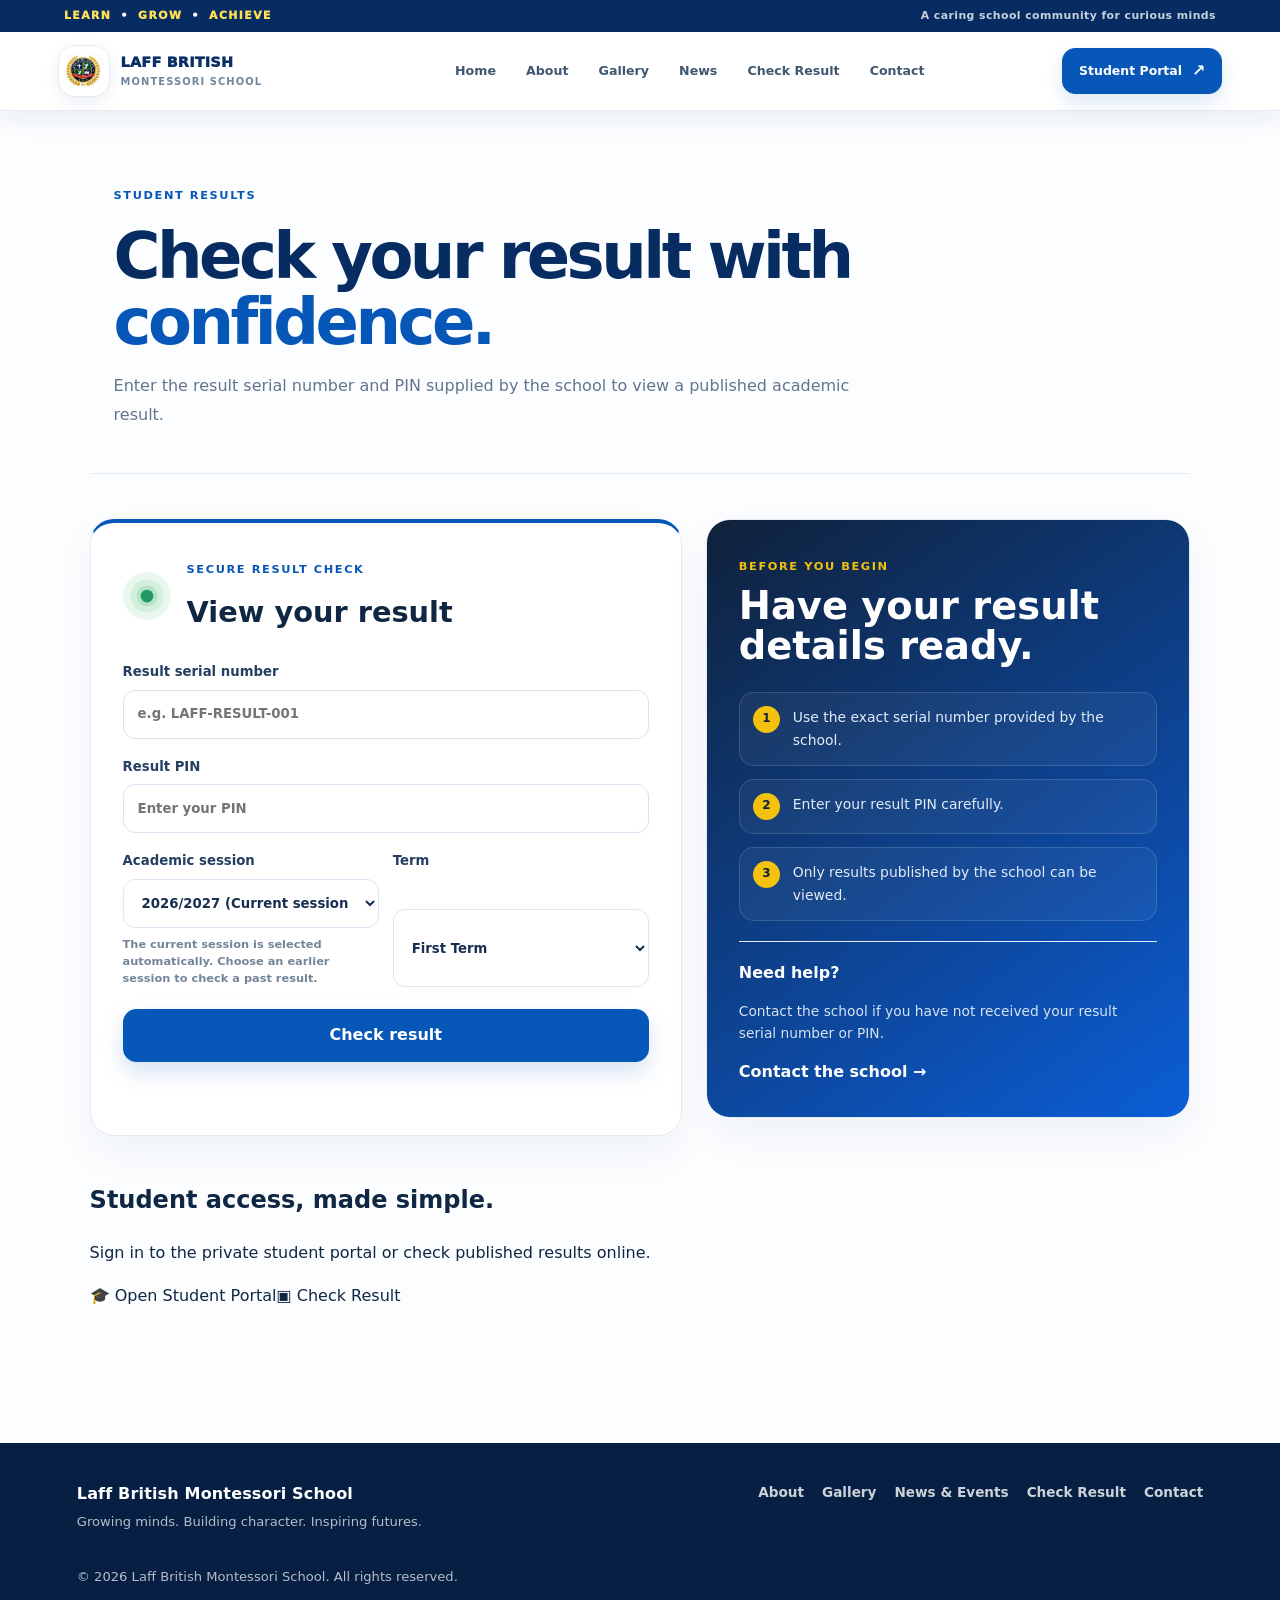
<file: result/index.html>
<!doctype html><html lang="en"><head><meta charset="utf-8"><meta name="viewport" content="width=device-width,initial-scale=1">
<meta name="google-site-verification" content="RRirr8X4M1Xpte5Txh0q9OwZBIXCrxQshaDIQvreg_M" />
<meta name="description" content="Use your school result serial number, PIN, academic session and term to check a published student result from Laff British Montessori School.">
<meta name="robots" content="index,follow">
<meta name="author" content="Laff British Montessori School">
<link rel="canonical" href="https://laffbritishmontessorischool.com/result/">
<meta property="og:type" content="website">
<meta property="og:site_name" content="Laff British Montessori School">
<meta property="og:title" content="Check Student Result | Laff British Montessori School">
<meta property="og:description" content="Use your school result serial number, PIN, academic session and term to check a published student result from Laff British Montessori School.">
<meta property="og:url" content="https://laffbritishmontessorischool.com/result/">
<meta property="og:image" content="https://laffbritishmontessorischool.com/assets/school-logo.svg">
<meta property="og:locale" content="en_NG">
<meta name="twitter:card" content="summary">
<meta name="twitter:title" content="Check Student Result | Laff British Montessori School">
<meta name="twitter:description" content="Use your school result serial number, PIN, academic session and term to check a published student result from Laff British Montessori School.">
<meta name="twitter:image" content="https://laffbritishmontessorischool.com/assets/school-logo.svg">
<script type="application/ld+json">{"@context":"https://schema.org","@type":"WebPage","name":"Check Student Result | Laff British Montessori School","url":"https://laffbritishmontessorischool.com/result/","description":"Use your school result serial number, PIN, academic session and term to check a published student result from Laff British Montessori School.","isPartOf":{"@type":"WebSite","name":"Laff British Montessori School","url":"https://laffbritishmontessorischool.com/"}}</script>
<script src="/assets/seo.js?v=local-school-logo-portal-url-20261026" defer></script>
<title>Check Result — Laff British Montessori School</title><link rel="icon" type="image/svg+xml" href="/assets/school-logo.svg"><link rel="stylesheet" href="/assets/styles.css"><link rel="stylesheet" href="/assets/result.css?v=public-result-session-auto-20261029"><link rel="stylesheet" href="/assets/frontend-refresh.css?v=body-icons-only-20261029c">
</head><body><div id="site-loader" class="site-loader"><div class="loader-card"><div class="logo-loader"><img src="/assets/school-logo.svg" alt="Laff British Montessori School"></div><div class="draw-loader"><span></span><span></span><span></span></div><h2>Preparing the result portal</h2><p id="loader-text">Creating the page…</p><div class="loader-progress"><span></span></div></div></div><main class="page result-page"><section class="page-hero reveal"><span class="eyebrow">Student results</span><h1>Check your result with <em>confidence.</em></h1><p>Enter the result serial number and PIN supplied by the school to view a published academic result.</p></section><section class="result-layout reveal"><div class="result-card result-form-card"><div class="result-card-head"><div class="result-mark">✓</div><div><span class="eyebrow">Secure result check</span><h2>View your result</h2></div></div><form id="result-form" novalidate><label>Result serial number<input id="serial" name="serial" autocomplete="off" maxlength="80" placeholder="e.g. LAFF-RESULT-001" required></label><label>Result PIN<input id="pin" name="pin" inputmode="numeric" autocomplete="off" maxlength="40" placeholder="Enter your PIN" required></label><div class="result-two"><label>Academic session<select id="session" name="session" required aria-describedby="session-help"><option value="">Loading academic sessions…</option></select><small id="session-help" class="field-help">The current session is selected automatically. Choose an earlier session to check a past result.</small></label><label>Term<select id="term" name="term"><option value="FIRST">First Term</option><option value="SECOND">Second Term</option><option value="THIRD">Third Term</option></select></label></div><button class="btn primary result-submit" type="submit"><span>Check result</span><span class="button-spinner" aria-hidden="true"></span></button><p id="result-message" class="result-message" role="status"></p></form></div><div class="result-card result-info-card"><span class="eyebrow">Before you begin</span><h2>Have your result details ready.</h2><div class="result-info-list"><div><strong>1</strong><span>Use the exact serial number provided by the school.</span></div><div><strong>2</strong><span>Enter your result PIN carefully.</span></div><div><strong>3</strong><span>Only results published by the school can be viewed.</span></div></div><div class="result-help"><strong>Need help?</strong><p>Contact the school if you have not received your result serial number or PIN.</p><a class="text-link" href="/contact/">Contact the school →</a></div></div></section></main><footer><div><strong>Laff British Montessori School</strong><p>Growing minds. Building character. Inspiring futures.</p></div><div class="footer-links"><a href="/about/">About</a><a href="/gallery/">Gallery</a><a href="/news/">News & Events</a><a href="/result/">Check Result</a><a href="/contact/">Contact</a></div><p>© <span id="year"></span> Laff British Montessori School. All rights reserved.</p></footer><script src="/assets/app.js?v=body-icons-only-20261029"></script><script src="/assets/result.js?v=public-result-session-auto-20261029"></script></body></html>
</file>
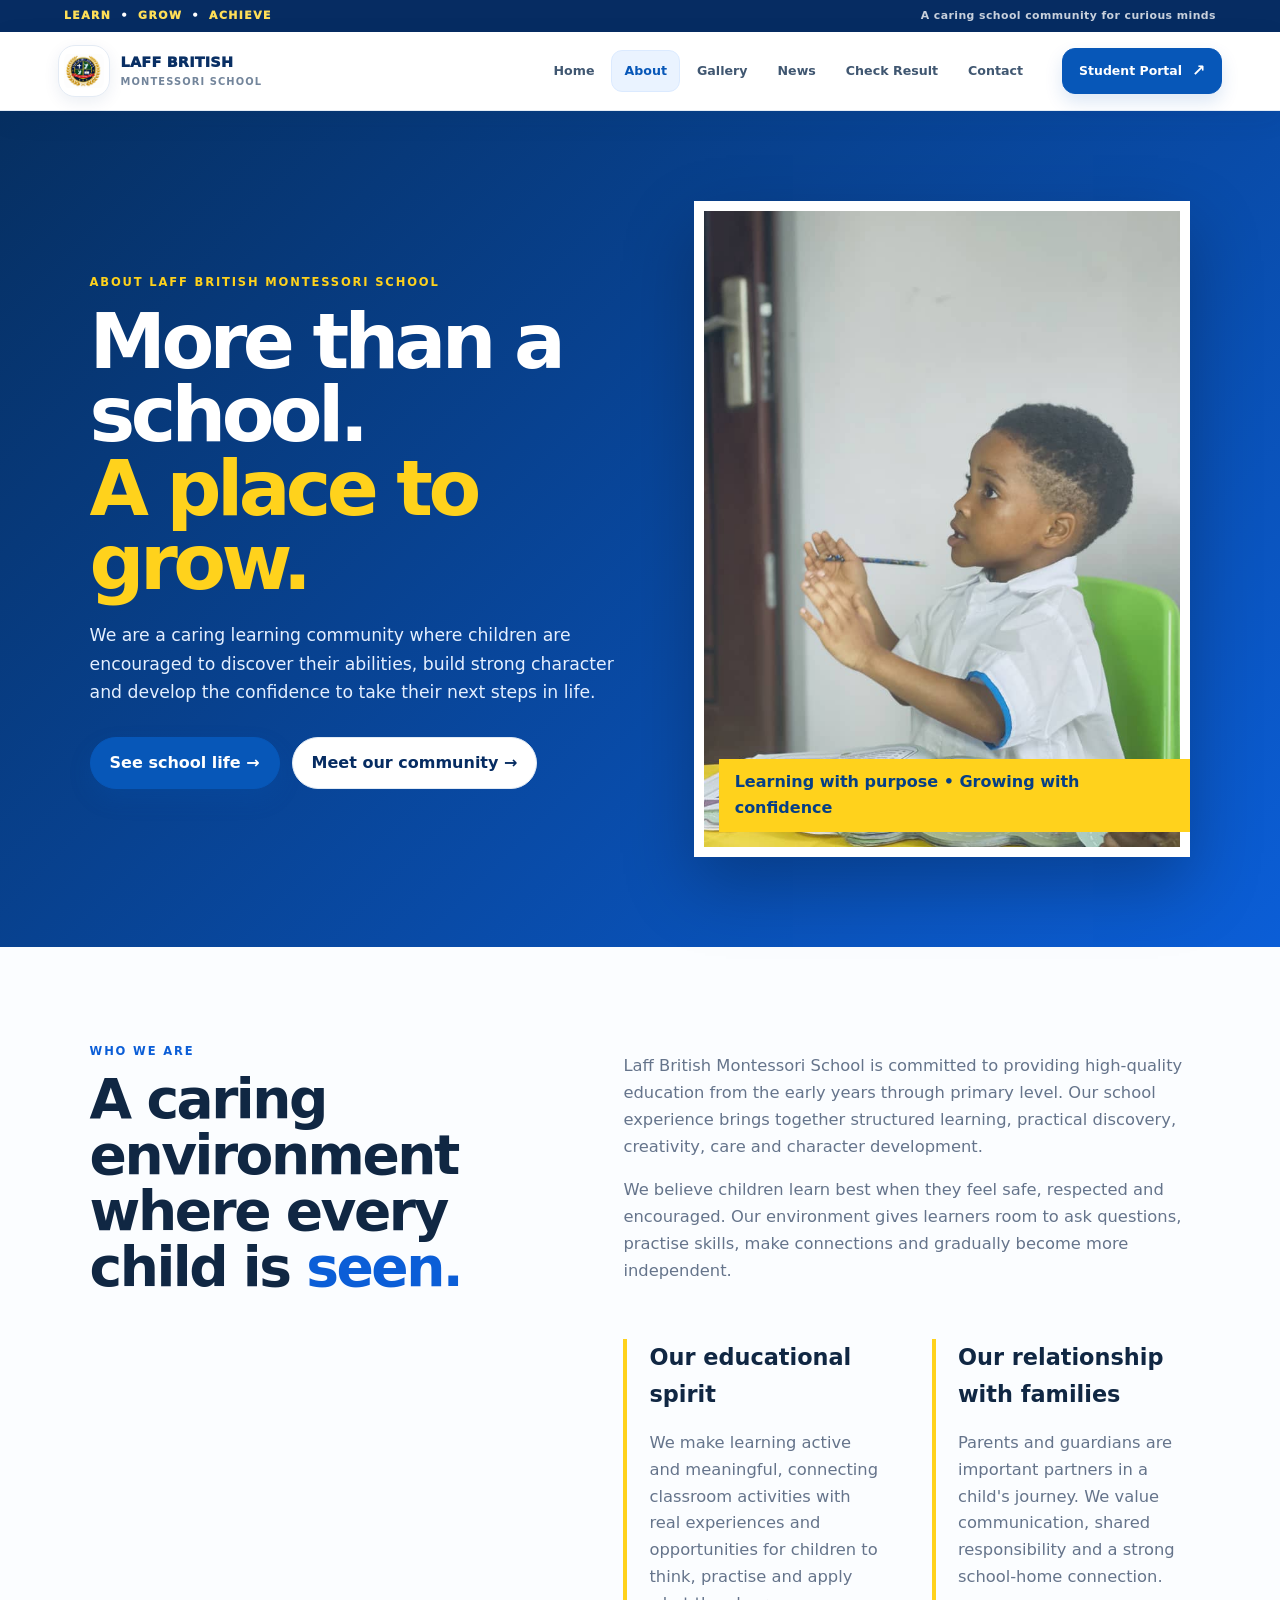
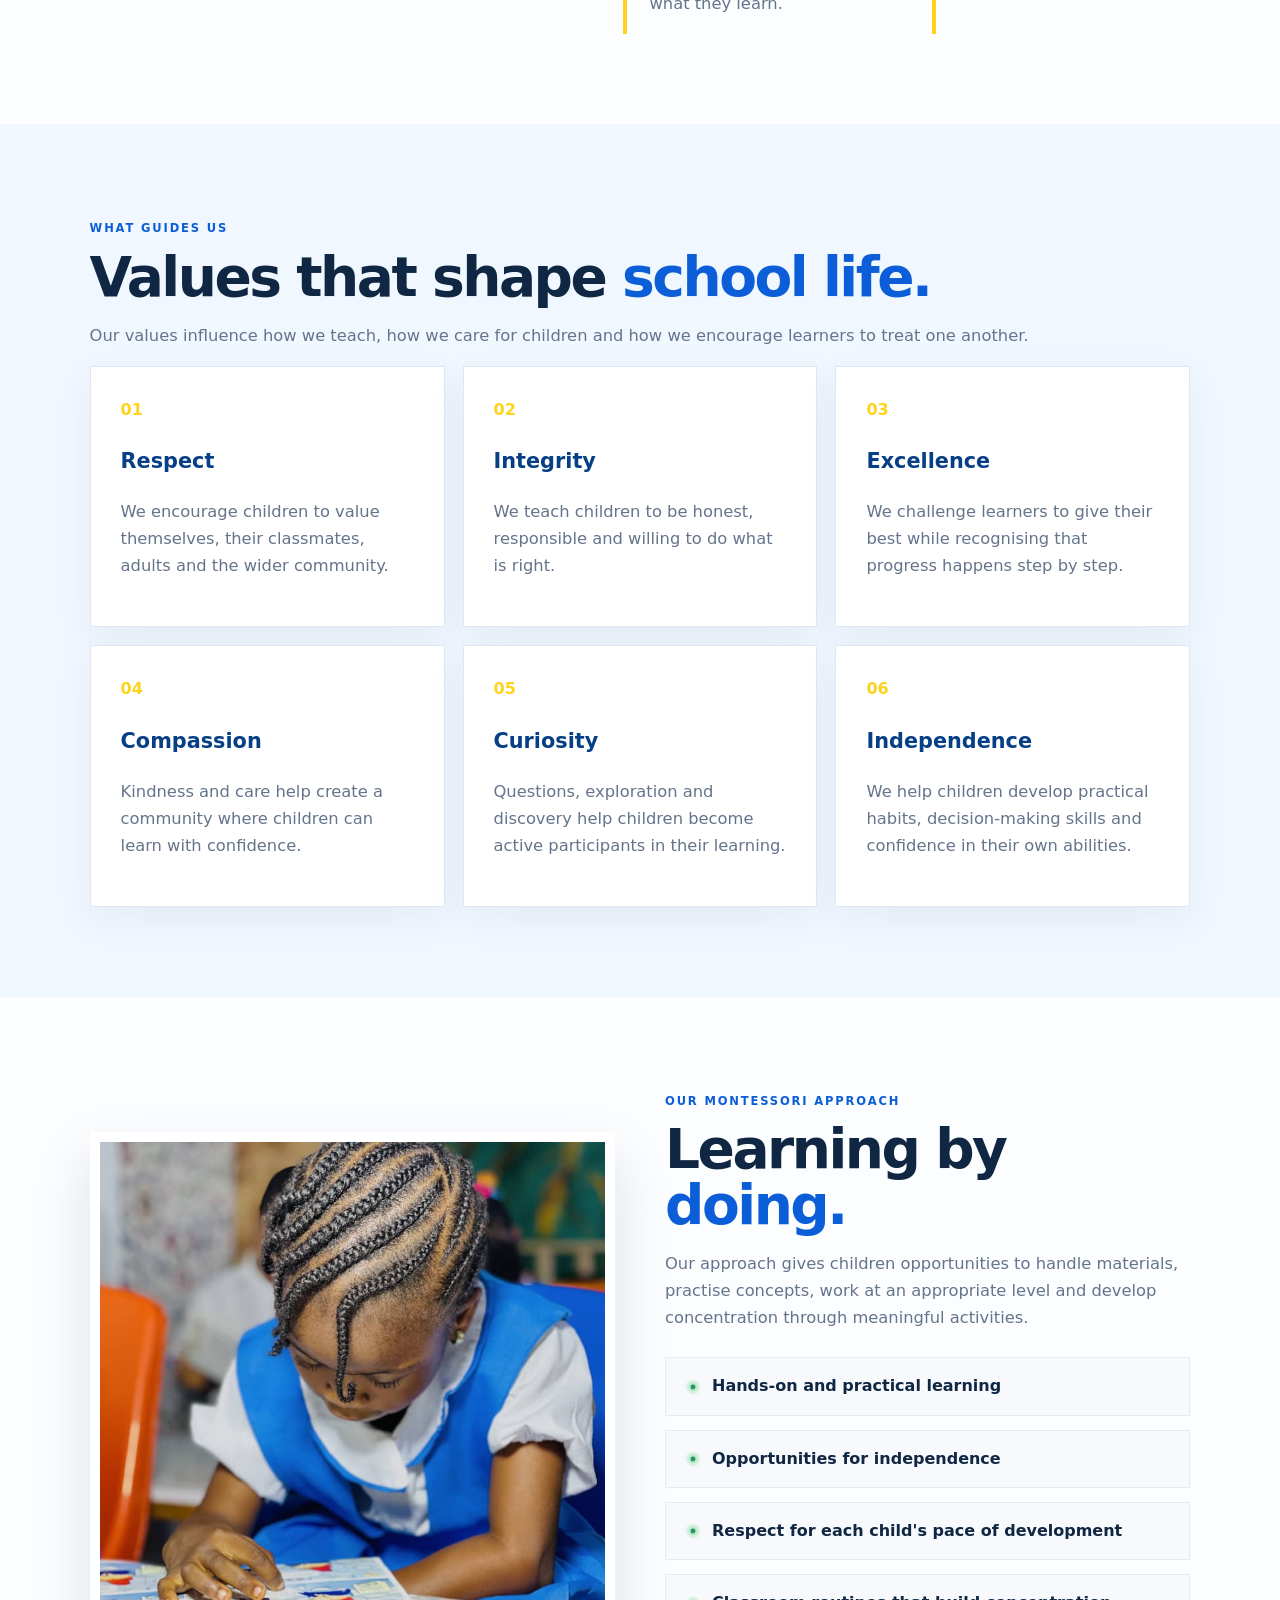
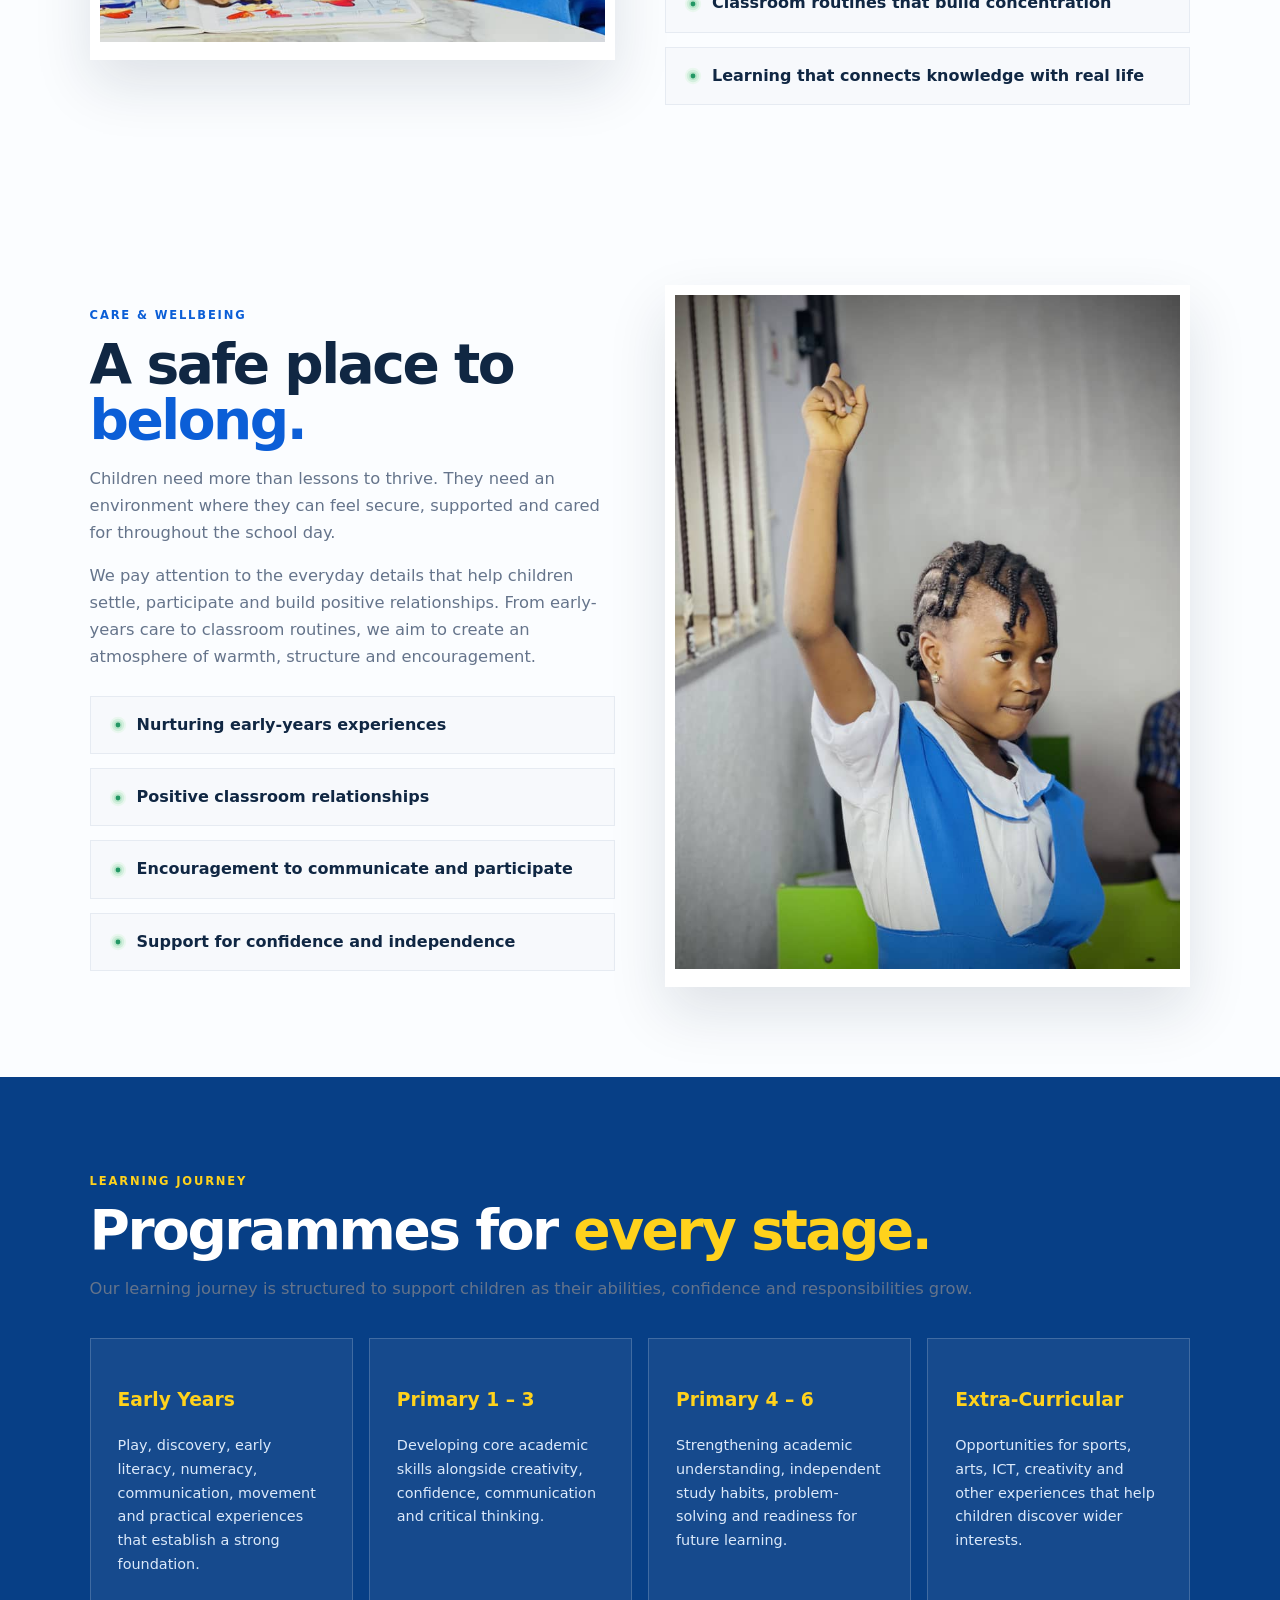
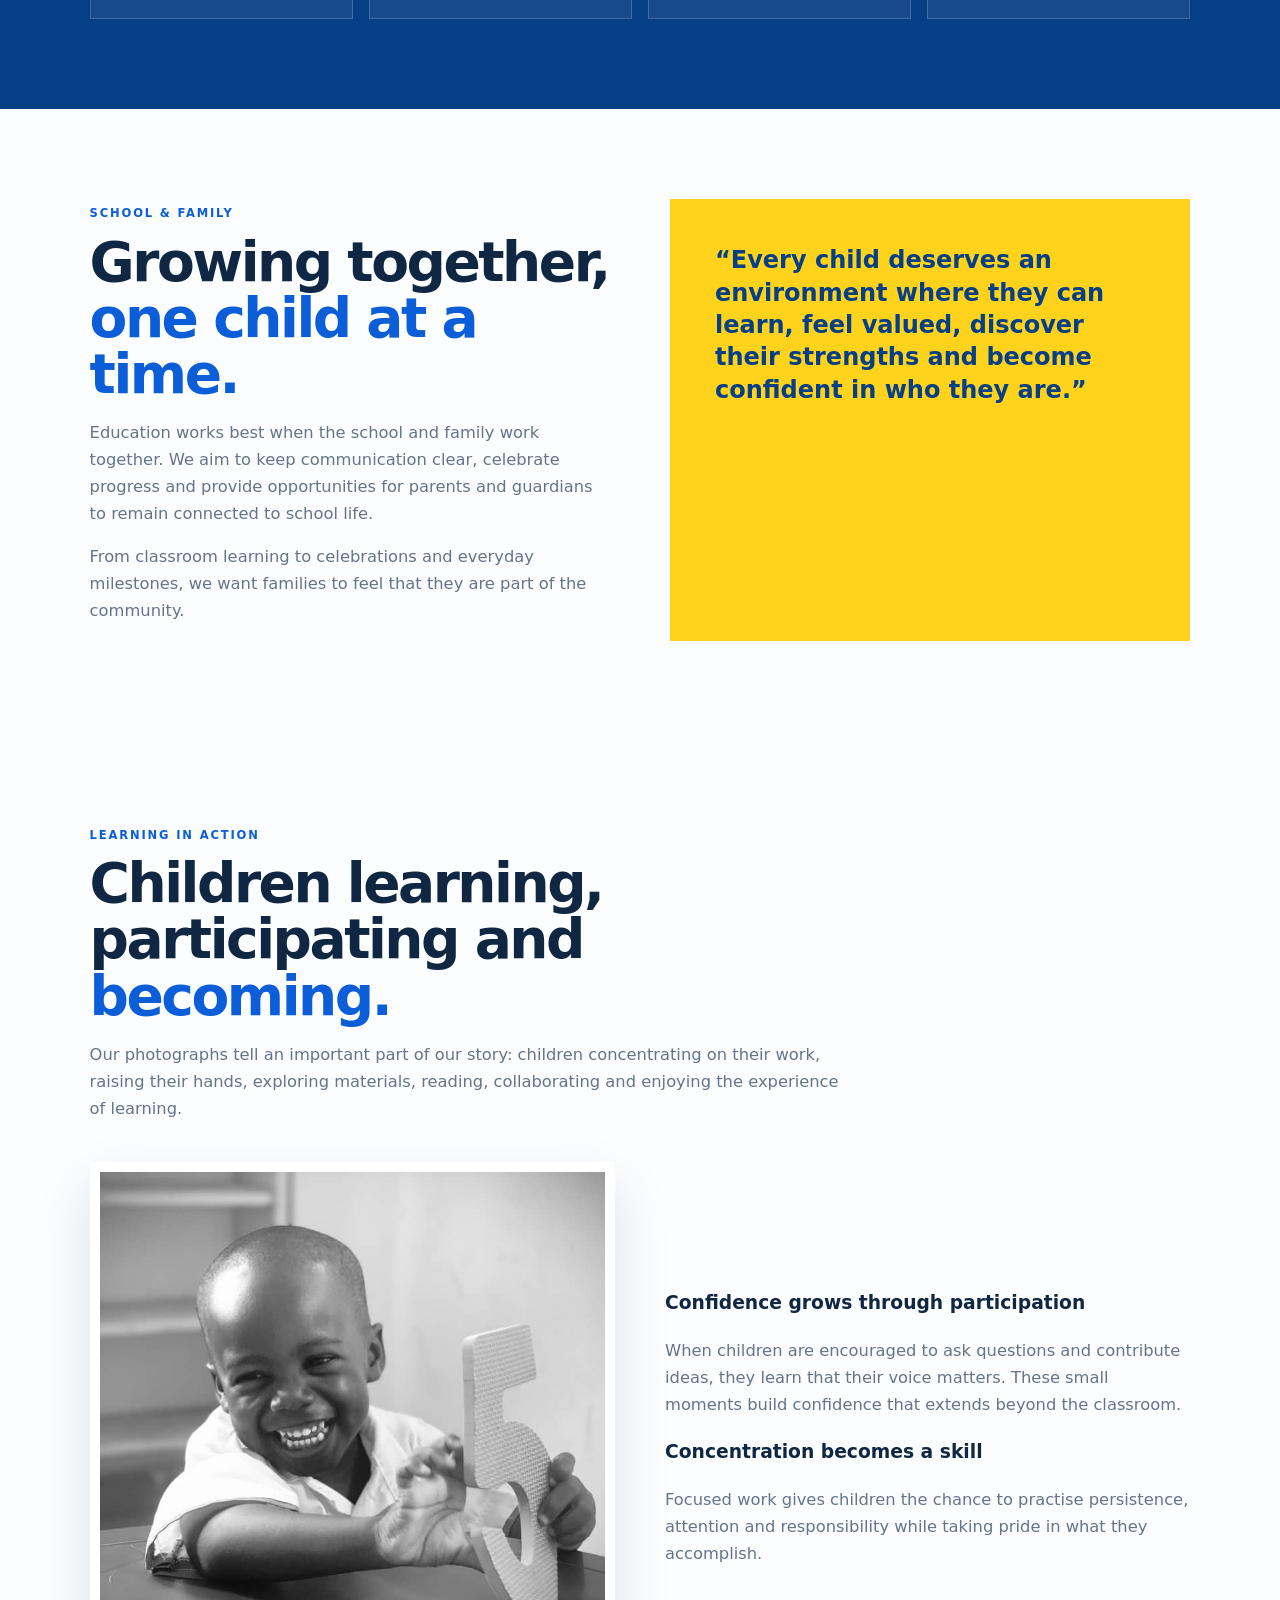
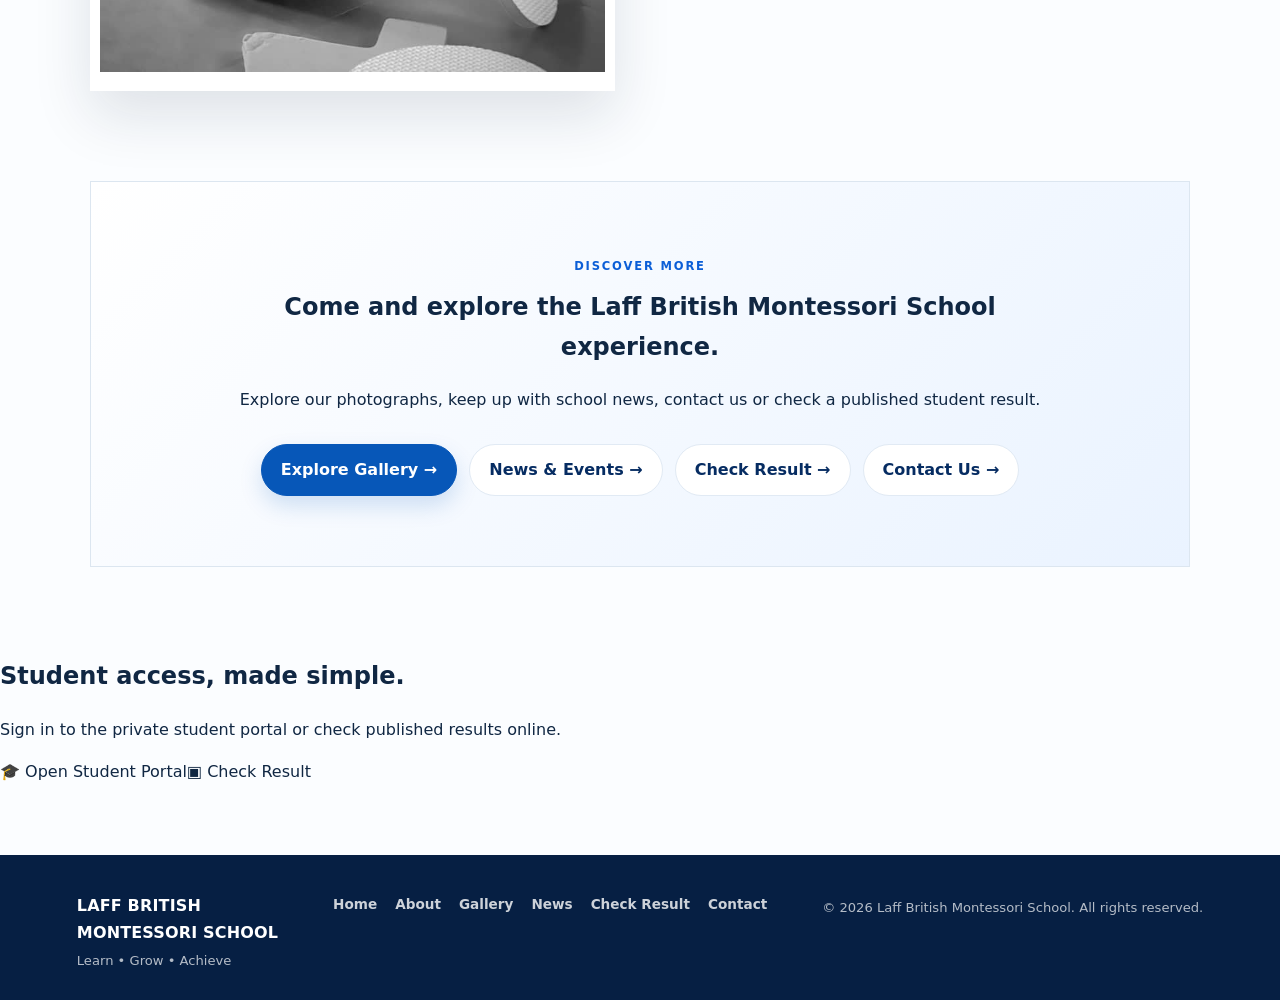
<file: about.html>
<!doctype html><html lang="en"><head><meta charset="utf-8"><meta name="viewport" content="width=device-width,initial-scale=1">
<meta name="google-site-verification" content="RRirr8X4M1Xpte5Txh0q9OwZBIXCrxQshaDIQvreg_M" />
<meta name="description" content="Learn about Laff British Montessori School, our Montessori-inspired approach, learning journey, values, care and commitment to children and families.">
<meta name="robots" content="index,follow">
<meta name="author" content="Laff British Montessori School">
<link rel="canonical" href="https://laffbritishmontessorischool.com/about/">
<meta property="og:type" content="website">
<meta property="og:site_name" content="Laff British Montessori School">
<meta property="og:title" content="About Laff British Montessori School | Our Approach & Values">
<meta property="og:description" content="Learn about Laff British Montessori School, our Montessori-inspired approach, learning journey, values, care and commitment to children and families.">
<meta property="og:url" content="https://laffbritishmontessorischool.com/about/">
<meta property="og:image" content="https://laffbritishmontessorischool.com/assets/school-logo.svg">
<meta property="og:locale" content="en_NG">
<meta name="twitter:card" content="summary">
<meta name="twitter:title" content="About Laff British Montessori School | Our Approach & Values">
<meta name="twitter:description" content="Learn about Laff British Montessori School, our Montessori-inspired approach, learning journey, values, care and commitment to children and families.">
<meta name="twitter:image" content="https://laffbritishmontessorischool.com/assets/school-logo.svg">
<script type="application/ld+json">{"@context":"https://schema.org","@type":"AboutPage","name":"About Laff British Montessori School | Our Approach & Values","url":"https://laffbritishmontessorischool.com/about/","description":"Learn about Laff British Montessori School, our Montessori-inspired approach, learning journey, values, care and commitment to children and families.","isPartOf":{"@type":"WebSite","name":"Laff British Montessori School","url":"https://laffbritishmontessorischool.com/"}}</script>
<script src="assets/seo.js?v=local-school-logo-portal-url-20261026" defer></script>
<title>About Us — Laff British Montessori School</title><link rel="icon" type="image/svg+xml" href="/assets/school-logo.svg"><link rel="stylesheet" href="assets/styles.css"><link rel="stylesheet" href="assets/about-page.css?v=1"><link rel="stylesheet" href="assets/shared-header.css?v=1"><link rel="stylesheet" href="/assets/frontend-refresh.css?v=body-icons-only-20261029c">
</head><body><div id="site-loader" class="site-loader"><div class="loader-card"><div class="logo-loader"><img src="/assets/school-logo.svg" alt="Laff British Montessori School logo"></div><div class="draw-loader"><span></span><span></span><span></span></div><h2>Preparing the school experience</h2><p id="loader-text">Creating the page…</p><div class="loader-progress"><span></span></div></div></div><main><section class="about-hero reveal"><div><span class="about-kicker" style="color:#ffd21c">About Laff British Montessori School</span><h1>More than a school.<br><em>A place to grow.</em></h1><p>We are a caring learning community where children are encouraged to discover their abilities, build strong character and develop the confidence to take their next steps in life.</p><div class="hero-actions"><a class="btn primary" href="/gallery/">See school life →</a><a class="btn ghost" href="/contact/">Meet our community →</a></div></div><div class="about-hero-visual"><img src="assets/gallery/school-05.jpg" alt="Young learner concentrating on classroom workbook activities at Laff British Montessori School"><div class="about-hero-tag">Learning with purpose • Growing with confidence</div></div></section><section class="about-section about-intro reveal"><div><span class="about-kicker">Who we are</span><h2>A caring environment where every child is <em>seen.</em></h2></div><div><p>Laff British Montessori School is committed to providing high-quality education from the early years through primary level. Our school experience brings together structured learning, practical discovery, creativity, care and character development.</p><p>We believe children learn best when they feel safe, respected and encouraged. Our environment gives learners room to ask questions, practise skills, make connections and gradually become more independent.</p><div class="about-story"><article><h3>Our educational spirit</h3><p>We make learning active and meaningful, connecting classroom activities with real experiences and opportunities for children to think, practise and apply what they learn.</p></article><article><h3>Our relationship with families</h3><p>Parents and guardians are important partners in a child's journey. We value communication, shared responsibility and a strong school-home connection.</p></article></div></div></section><section class="about-section about-values reveal"><span class="about-kicker">What guides us</span><h2>Values that shape <em>school life.</em></h2><p>Our values influence how we teach, how we care for children and how we encourage learners to treat one another.</p><div class="about-value-grid"><article class="about-value"><span class="num">01</span><h3>Respect</h3><p>We encourage children to value themselves, their classmates, adults and the wider community.</p></article><article class="about-value"><span class="num">02</span><h3>Integrity</h3><p>We teach children to be honest, responsible and willing to do what is right.</p></article><article class="about-value"><span class="num">03</span><h3>Excellence</h3><p>We challenge learners to give their best while recognising that progress happens step by step.</p></article><article class="about-value"><span class="num">04</span><h3>Compassion</h3><p>Kindness and care help create a community where children can learn with confidence.</p></article><article class="about-value"><span class="num">05</span><h3>Curiosity</h3><p>Questions, exploration and discovery help children become active participants in their learning.</p></article><article class="about-value"><span class="num">06</span><h3>Independence</h3><p>We help children develop practical habits, decision-making skills and confidence in their own abilities.</p></article></div></section><section class="about-section about-pillars reveal"><div class="about-photo"><img src="assets/gallery/school-01.jpg" alt="Young learner exploring a large yellow textured numeral during hands-on learning"></div><div><span class="about-kicker">Our Montessori approach</span><h2>Learning by <em>doing.</em></h2><p>Our approach gives children opportunities to handle materials, practise concepts, work at an appropriate level and develop concentration through meaningful activities.</p><div class="about-list"><div><span>✓</span>Hands-on and practical learning</div><div><span>✓</span>Opportunities for independence</div><div><span>✓</span>Respect for each child's pace of development</div><div><span>✓</span>Classroom routines that build concentration</div><div><span>✓</span>Learning that connects knowledge with real life</div></div></div></section><section class="about-section about-pillars reveal"><div><span class="about-kicker">Care & wellbeing</span><h2>A safe place to <em>belong.</em></h2><p>Children need more than lessons to thrive. They need an environment where they can feel secure, supported and cared for throughout the school day.</p><p>We pay attention to the everyday details that help children settle, participate and build positive relationships. From early-years care to classroom routines, we aim to create an atmosphere of warmth, structure and encouragement.</p><div class="about-list"><div><span>✓</span>Nurturing early-years experiences</div><div><span>✓</span>Positive classroom relationships</div><div><span>✓</span>Encouragement to communicate and participate</div><div><span>✓</span>Support for confidence and independence</div></div></div><div class="about-photo"><img src="assets/gallery/school-02.jpg" alt="Young child resting peacefully in a comfortable early-years care environment"></div></section><section class="about-section about-programs reveal"><span class="about-kicker" style="color:#ffd21c">Learning journey</span><h2>Programmes for <em>every stage.</em></h2><p>Our learning journey is structured to support children as their abilities, confidence and responsibilities grow.</p><div class="about-program-grid"><article class="about-program"><h3>Early Years</h3><p>Play, discovery, early literacy, numeracy, communication, movement and practical experiences that establish a strong foundation.</p></article><article class="about-program"><h3>Primary 1 – 3</h3><p>Developing core academic skills alongside creativity, confidence, communication and critical thinking.</p></article><article class="about-program"><h3>Primary 4 – 6</h3><p>Strengthening academic understanding, independent study habits, problem-solving and readiness for future learning.</p></article><article class="about-program"><h3>Extra-Curricular</h3><p>Opportunities for sports, arts, ICT, creativity and other experiences that help children discover wider interests.</p></article></div></section><section class="about-section about-community reveal"><div><span class="about-kicker">School & family</span><h2>Growing together, <em>one child at a time.</em></h2><p>Education works best when the school and family work together. We aim to keep communication clear, celebrate progress and provide opportunities for parents and guardians to remain connected to school life.</p><p>From classroom learning to celebrations and everyday milestones, we want families to feel that they are part of the community.</p></div><div class="about-quote">“Every child deserves an environment where they can learn, feel valued, discover their strengths and become confident in who they are.”</div></section><section class="about-section reveal"><div class="section-heading"><span class="about-kicker">Learning in action</span><h2>Children learning, participating and <em>becoming.</em></h2><p>Our photographs tell an important part of our story: children concentrating on their work, raising their hands, exploring materials, reading, collaborating and enjoying the experience of learning.</p></div><div class="about-pillars"><div class="about-photo"><img src="assets/gallery/school-07.jpg" alt="Learner confidently raising a hand during classroom participation"></div><div><h3>Confidence grows through participation</h3><p>When children are encouraged to ask questions and contribute ideas, they learn that their voice matters. These small moments build confidence that extends beyond the classroom.</p><h3>Concentration becomes a skill</h3><p>Focused work gives children the chance to practise persistence, attention and responsibility while taking pride in what they accomplish.</p></div></div></section><section class="about-cta reveal"><span class="about-kicker">Discover more</span><h2>Come and explore the Laff British Montessori School experience.</h2><p>Explore our photographs, keep up with school news, contact us or check a published student result.</p><div class="hero-actions"><a class="btn primary" href="/gallery/">Explore Gallery →</a><a class="btn ghost" href="/news/">News & Events →</a><a class="btn ghost" href="/result/">Check Result →</a><a class="btn ghost" href="/contact/">Contact Us →</a></div></section></main><footer class="site-footer"><div><strong>LAFF BRITISH<br>MONTESSORI SCHOOL</strong><p>Learn • Grow • Achieve</p></div><nav class="footer-links"><a href="/">Home</a><a href="/about/">About</a><a href="/gallery/">Gallery</a><a href="/news/">News</a><a href="/result/">Check Result</a><a href="/contact/">Contact</a></nav><p>© <span id="year"></span> Laff British Montessori School. All rights reserved.</p></footer><script src="/assets/app.js?v=body-icons-only-20261029"></script></body></html>
</file>
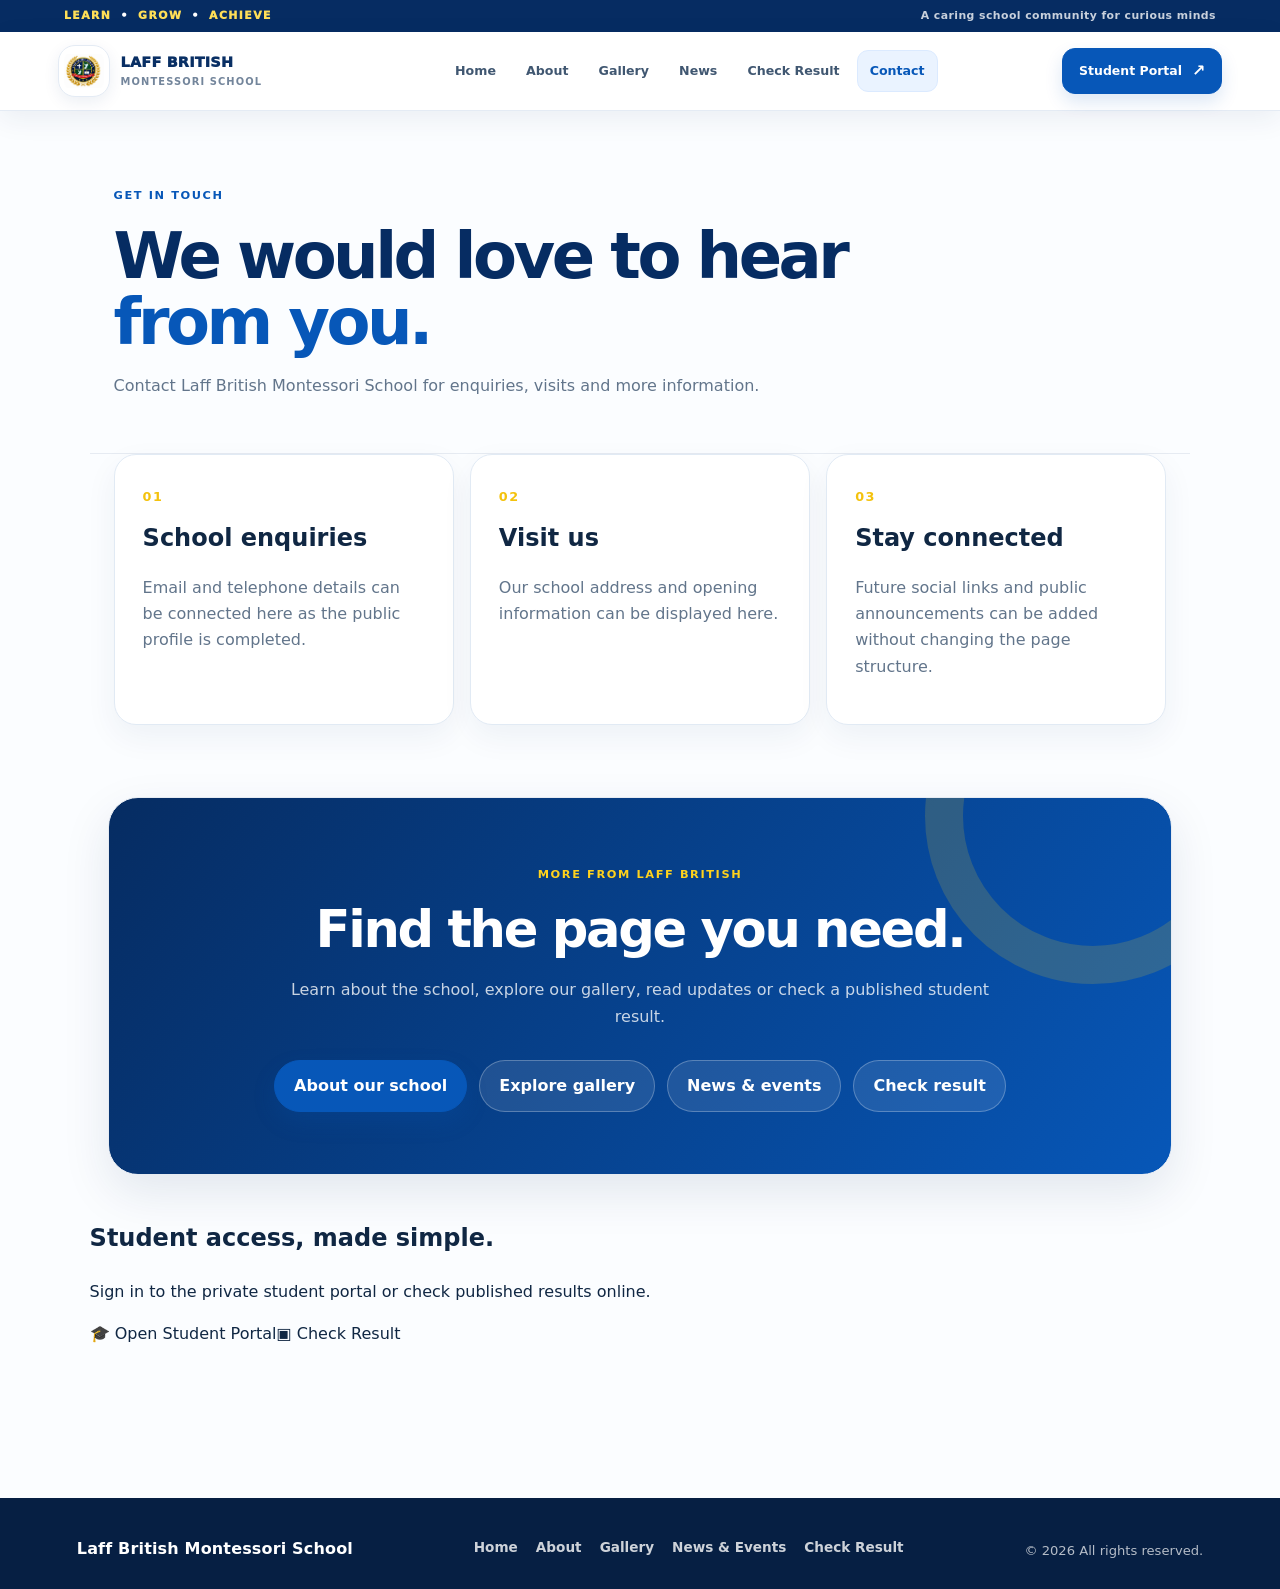
<file: contact.html>
<!doctype html><html lang="en"><head><meta charset="utf-8"><meta name="viewport" content="width=device-width,initial-scale=1">
<meta name="google-site-verification" content="RRirr8X4M1Xpte5Txh0q9OwZBIXCrxQshaDIQvreg_M" />
<meta name="description" content="Contact Laff British Montessori School for school enquiries, visits, admissions information and connection with our school community.">
<meta name="robots" content="index,follow">
<meta name="author" content="Laff British Montessori School">
<link rel="canonical" href="https://laffbritishmontessorischool.com/contact/">
<meta property="og:type" content="website">
<meta property="og:site_name" content="Laff British Montessori School">
<meta property="og:title" content="Contact Laff British Montessori School | Enquiries & Visits">
<meta property="og:description" content="Contact Laff British Montessori School for school enquiries, visits, admissions information and connection with our school community.">
<meta property="og:url" content="https://laffbritishmontessorischool.com/contact/">
<meta property="og:image" content="https://laffbritishmontessorischool.com/assets/school-logo.svg">
<meta property="og:locale" content="en_NG">
<meta name="twitter:card" content="summary">
<meta name="twitter:title" content="Contact Laff British Montessori School | Enquiries & Visits">
<meta name="twitter:description" content="Contact Laff British Montessori School for school enquiries, visits, admissions information and connection with our school community.">
<meta name="twitter:image" content="https://laffbritishmontessorischool.com/assets/school-logo.svg">
<script type="application/ld+json">{"@context":"https://schema.org","@type":"ContactPage","name":"Contact Laff British Montessori School | Enquiries & Visits","url":"https://laffbritishmontessorischool.com/contact/","description":"Contact Laff British Montessori School for school enquiries, visits, admissions information and connection with our school community.","isPartOf":{"@type":"WebSite","name":"Laff British Montessori School","url":"https://laffbritishmontessorischool.com/"}}</script>
<script src="assets/seo.js?v=local-school-logo-portal-url-20261026" defer></script>
<title>Contact — Laff British Montessori School</title><link rel="icon" type="image/svg+xml" href="/assets/school-logo.svg"><link rel="stylesheet" href="assets/styles.css"><link rel="stylesheet" href="/assets/frontend-refresh.css?v=body-icons-only-20261029c">
</head><body><div id="site-loader" class="site-loader"><div class="loader-card"><div class="logo-loader"><img src="/assets/school-logo.svg" alt="Laff British Montessori School"></div><div class="draw-loader"><span></span><span></span><span></span></div><h2>Preparing the school experience</h2><p id="loader-text">Creating the page…</p><div class="loader-progress"><span></span></div></div></div><main class="page"><section class="page-hero reveal"><span class="eyebrow">Get in touch</span><h1>We would love to hear <em>from you.</em></h1><p>Contact Laff British Montessori School for enquiries, visits and more information.</p></section><section class="contact-grid reveal"><div class="content-card"><span class="number">01</span><h2>School enquiries</h2><p>Email and telephone details can be connected here as the public profile is completed.</p></div><div class="content-card"><span class="number">02</span><h2>Visit us</h2><p>Our school address and opening information can be displayed here.</p></div><div class="content-card"><span class="number">03</span><h2>Stay connected</h2><p>Future social links and public announcements can be added without changing the page structure.</p></div></section><section class="cta-section reveal"><span class="eyebrow">More from Laff British</span><h2>Find the page you need.</h2><p>Learn about the school, explore our gallery, read updates or check a published student result.</p><div class="hero-actions"><a class="btn primary" href="/about/">About our school</a><a class="btn ghost" href="/gallery/">Explore gallery</a><a class="btn ghost" href="/news/">News & events</a><a class="btn ghost" href="/result/">Check result</a></div></section></main><footer><strong>Laff British Montessori School</strong><div class="footer-links"><a href="/">Home</a><a href="/about/">About</a><a href="/gallery/">Gallery</a><a href="/news/">News & Events</a><a href="/result/">Check Result</a></div><p>© <span id="year"></span> All rights reserved.</p></footer><script src="/assets/app.js?v=body-icons-only-20261029"></script></body></html>
</file>
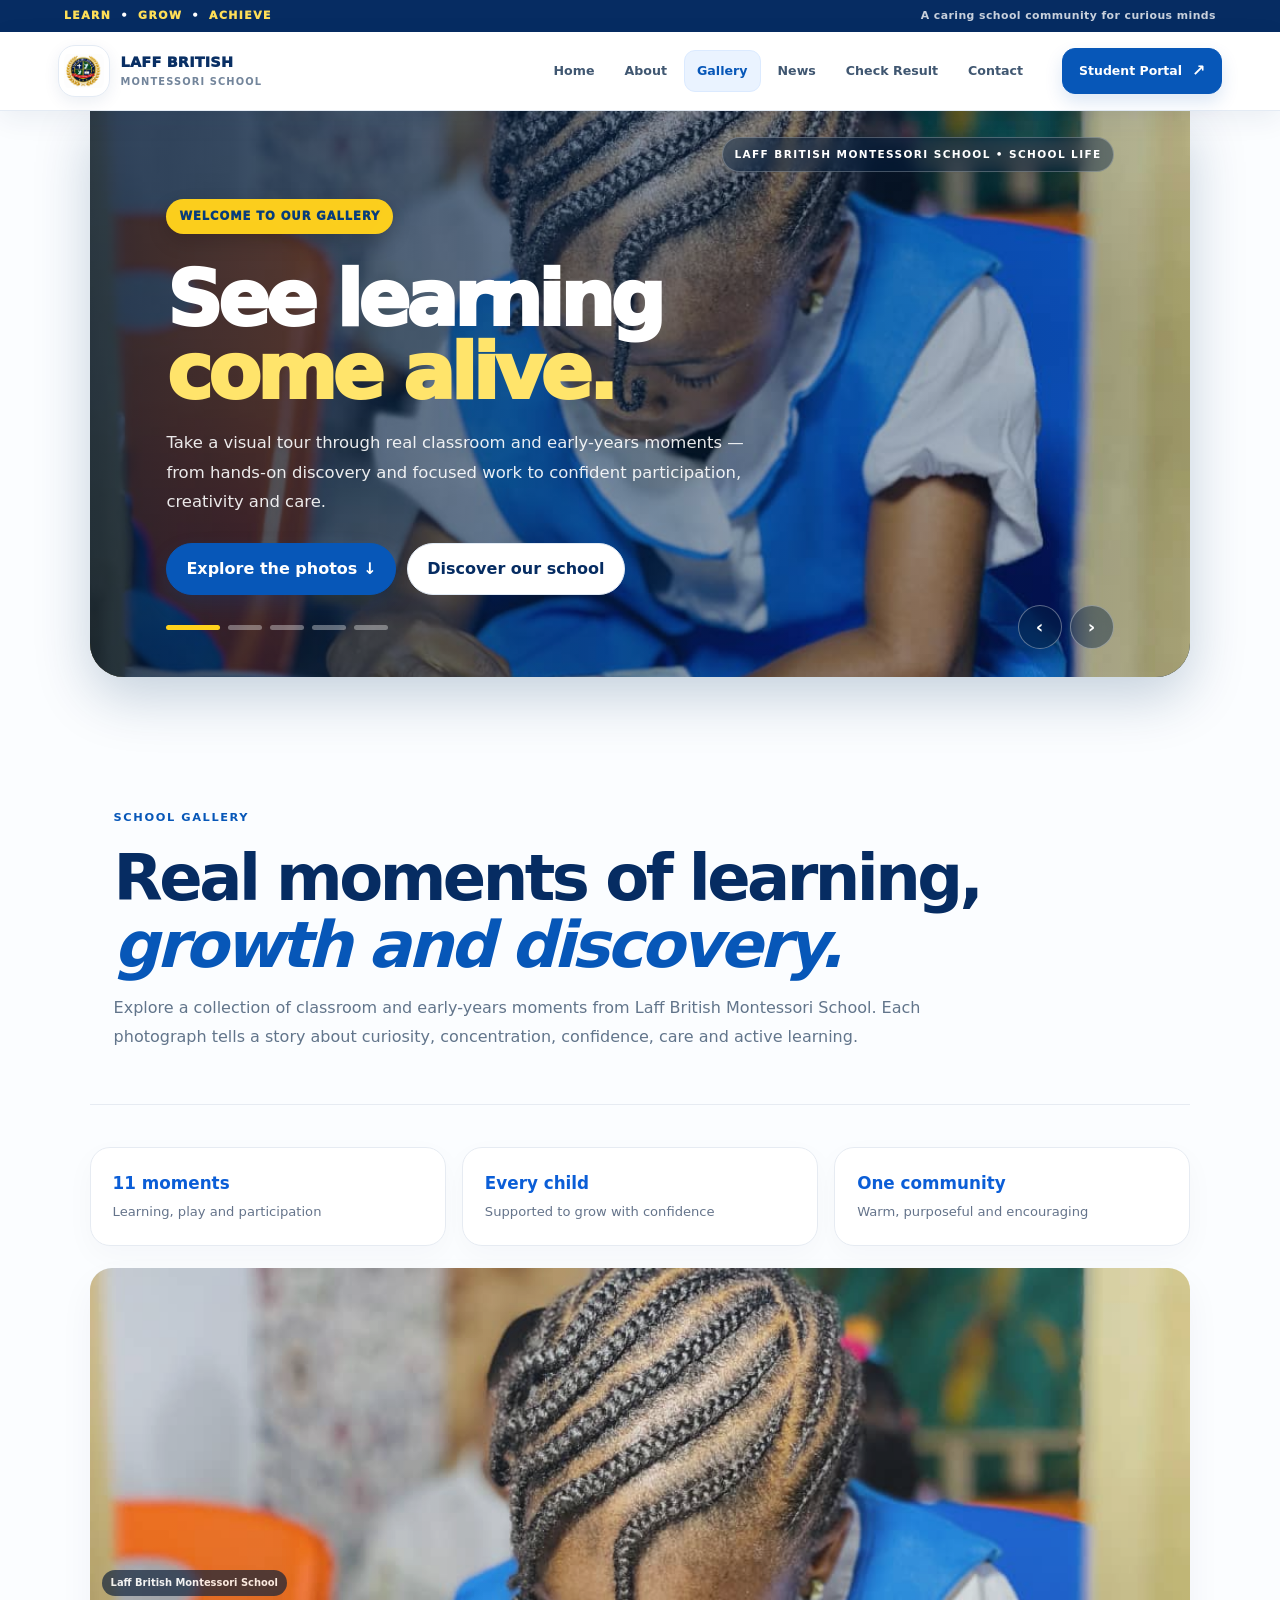
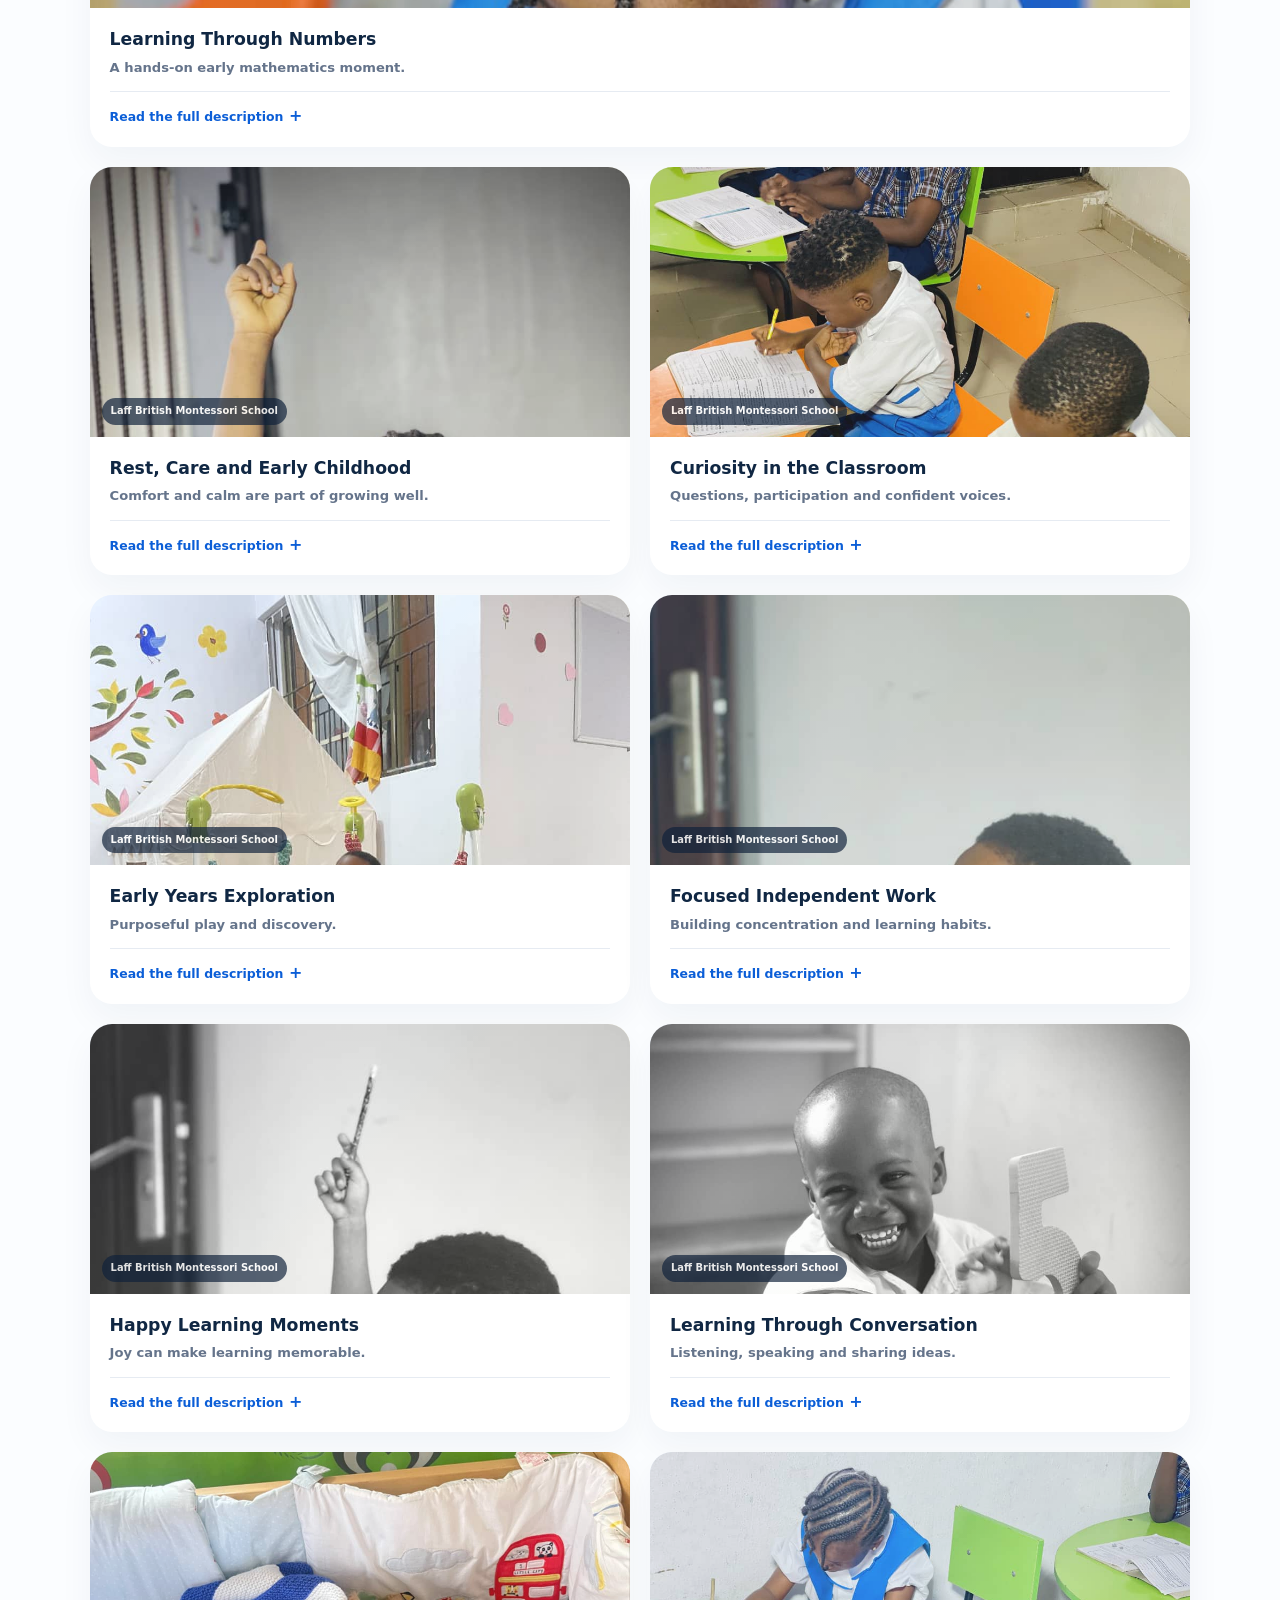
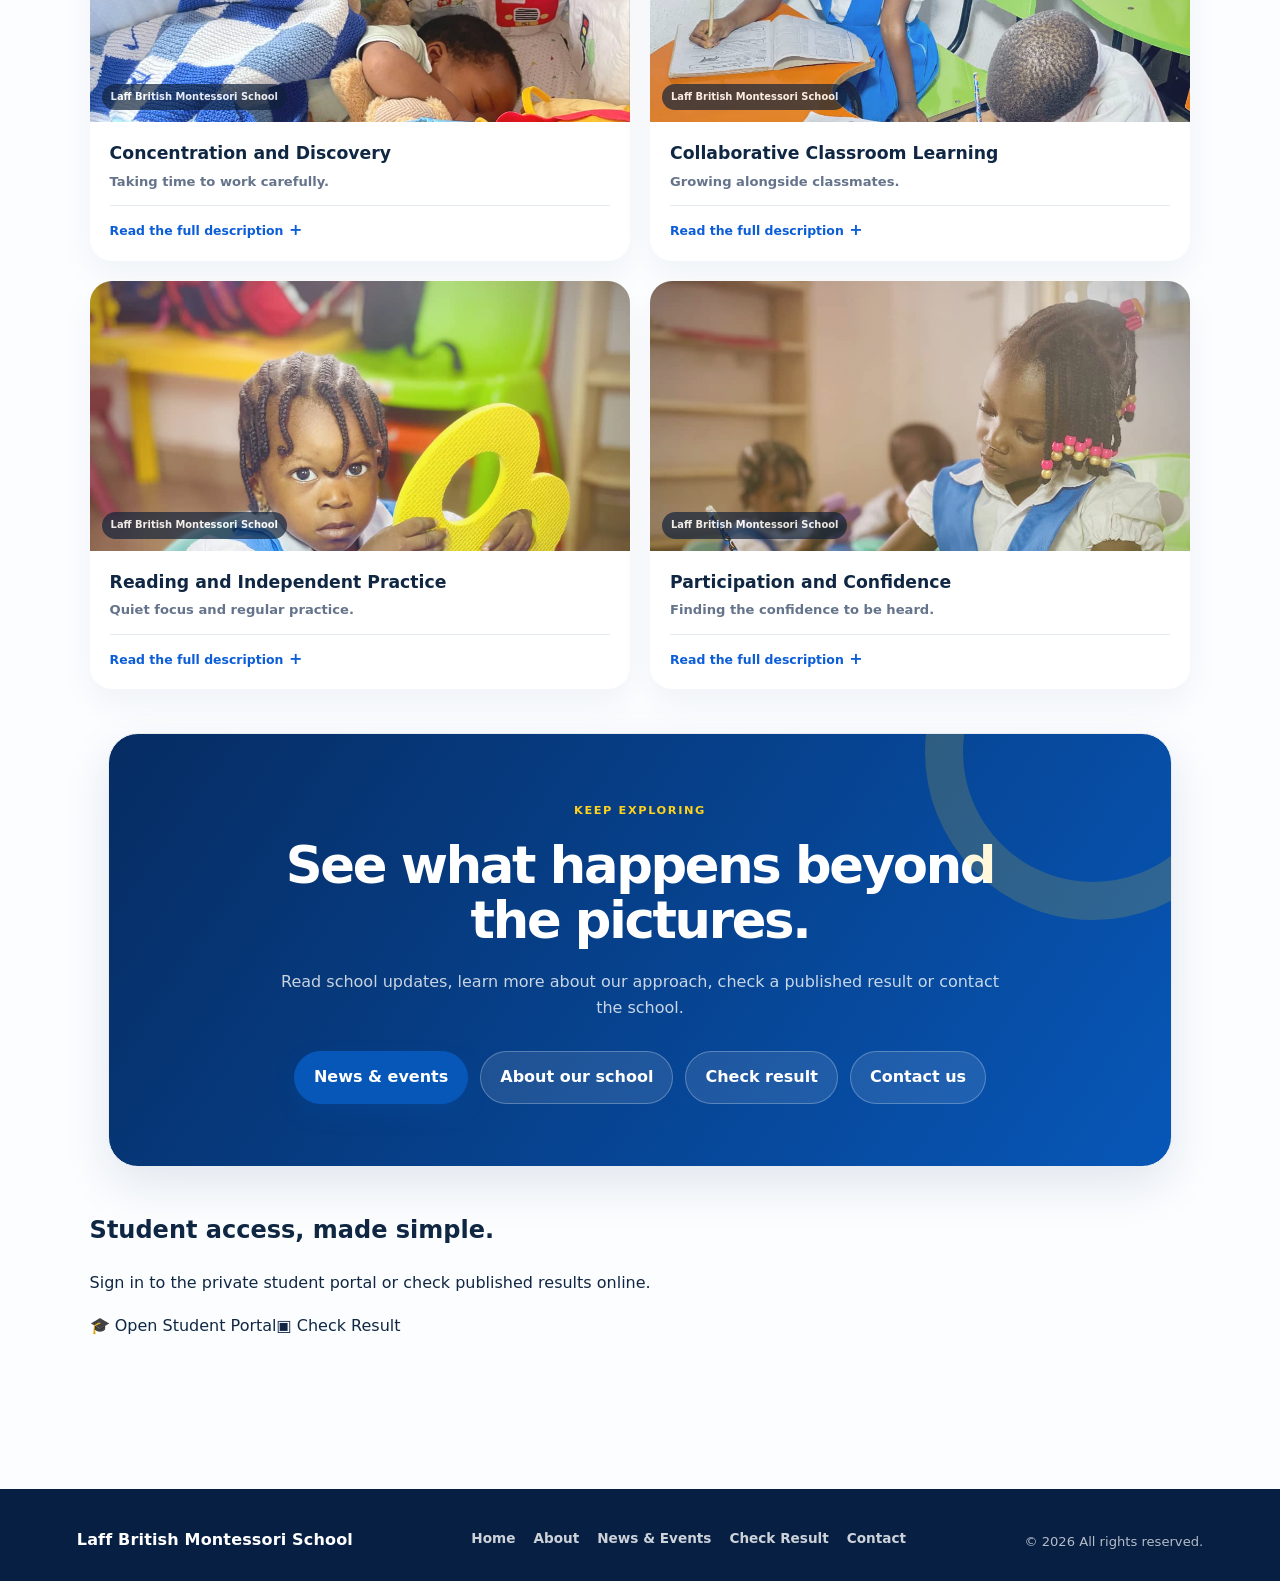
<file: gallery.html>
<!doctype html><html lang="en"><head><meta charset="utf-8"><meta name="viewport" content="width=device-width,initial-scale=1">
<meta name="google-site-verification" content="RRirr8X4M1Xpte5Txh0q9OwZBIXCrxQshaDIQvreg_M" />
<meta name="description" content="Explore real school-life photographs from Laff British Montessori School, including classroom learning, early years, creativity, participation and care.">
<meta name="robots" content="index,follow">
<meta name="author" content="Laff British Montessori School">
<link rel="canonical" href="https://laffbritishmontessorischool.com/gallery/">
<meta property="og:type" content="website">
<meta property="og:site_name" content="Laff British Montessori School">
<meta property="og:title" content="School Gallery | Laff British Montessori School">
<meta property="og:description" content="Explore real school-life photographs from Laff British Montessori School, including classroom learning, early years, creativity, participation and care.">
<meta property="og:url" content="https://laffbritishmontessorischool.com/gallery/">
<meta property="og:image" content="https://laffbritishmontessorischool.com/assets/school-logo.svg">
<meta property="og:locale" content="en_NG">
<meta name="twitter:card" content="summary">
<meta name="twitter:title" content="School Gallery | Laff British Montessori School">
<meta name="twitter:description" content="Explore real school-life photographs from Laff British Montessori School, including classroom learning, early years, creativity, participation and care.">
<meta name="twitter:image" content="https://laffbritishmontessorischool.com/assets/school-logo.svg">
<script type="application/ld+json">{"@context":"https://schema.org","@type":"CollectionPage","name":"School Gallery | Laff British Montessori School","url":"https://laffbritishmontessorischool.com/gallery/","description":"Explore real school-life photographs from Laff British Montessori School, including classroom learning, early years, creativity, participation and care.","isPartOf":{"@type":"WebSite","name":"Laff British Montessori School","url":"https://laffbritishmontessorischool.com/"}}</script>
<script src="assets/seo.js?v=local-school-logo-portal-url-20261026" defer></script>
<title>Gallery — Laff British Montessori School</title><link rel="icon" type="image/svg+xml" href="/assets/school-logo.svg"><link rel="stylesheet" href="assets/styles.css"><link rel="stylesheet" href="assets/gallery.css"><link rel="stylesheet" href="assets/shared-header.css?v=2"><link rel="stylesheet" href="assets/gallery-slider.css?v=1"><link rel="stylesheet" href="/assets/frontend-refresh.css?v=body-icons-only-20261029c">
</head><body><div id="site-loader" class="site-loader"><div class="loader-card"><div class="logo-loader"><img src="/assets/school-logo.svg" alt="Laff British Montessori School"></div><div class="draw-loader"><span></span><span></span><span></span></div><h2>Preparing the school experience</h2><p id="loader-text">Creating the page…</p><div class="loader-progress"><span></span></div></div></div><main class="page"><section class="gallery-slider" aria-label="Featured school photographs"><div class="gallery-slide active"><img src="assets/gallery/school-01.jpg" alt="Young learner exploring a textured number during a hands-on classroom activity"></div><div class="gallery-slide"><img src="assets/gallery/school-03.jpg" alt="Learner raising a hand and participating confidently in class" loading="lazy"></div><div class="gallery-slide"><img src="assets/gallery/school-05.jpg" alt="Pupil concentrating on workbook learning at a classroom table" loading="lazy"></div><div class="gallery-slide"><img src="assets/gallery/school-08.jpg" alt="Learner carefully completing workbook practice" loading="lazy"></div><div class="gallery-slide"><img src="assets/gallery/school-11.jpg" alt="Child confidently raising a hand during a lesson" loading="lazy"></div><div class="gallery-slide-label">Laff British Montessori School • School Life</div><div class="gallery-hero-content"><div class="gallery-hero-copy"><span class="eyebrow">Welcome to our gallery</span><h1>See learning <em>come alive.</em></h1><p>Take a visual tour through real classroom and early-years moments — from hands-on discovery and focused work to confident participation, creativity and care.</p><div class="gallery-hero-actions"><a class="primary" href="#school-gallery">Explore the photos ↓</a><a class="secondary" href="/about/">Discover our school</a></div></div></div><div class="gallery-slider-controls"><div class="gallery-dots" aria-label="Choose a featured photo"><button class="gallery-dot active" type="button" aria-label="Show photo 1" aria-current="true"></button><button class="gallery-dot" type="button" aria-label="Show photo 2" aria-current="false"></button><button class="gallery-dot" type="button" aria-label="Show photo 3" aria-current="false"></button><button class="gallery-dot" type="button" aria-label="Show photo 4" aria-current="false"></button><button class="gallery-dot" type="button" aria-label="Show photo 5" aria-current="false"></button></div><div class="gallery-arrows"><button class="gallery-arrow" type="button" data-gallery-prev aria-label="Previous photo">‹</button><button class="gallery-arrow" type="button" data-gallery-next aria-label="Next photo">›</button></div></div></section><section class="page-hero reveal"><span class="eyebrow">School gallery</span><h2>Real moments of learning, <em>growth and discovery.</em></h2><p>Explore a collection of classroom and early-years moments from Laff British Montessori School. Each photograph tells a story about curiosity, concentration, confidence, care and active learning.</p></section><section class="gallery-intro reveal"><div><strong>11 moments</strong><span>Learning, play and participation</span></div><div><strong>Every child</strong><span>Supported to grow with confidence</span></div><div><strong>One community</strong><span>Warm, purposeful and encouraging</span></div></section><section id="school-gallery" class="gallery-grid gallery-grid-expanded reveal"><figure class="gallery-item featured"><div class="photo-loader photo-real"><img src="assets/gallery/school-01.jpg" alt="Young learner exploring a large textured number during a hands-on classroom activity" loading="lazy" onerror="this.src='/assets/school-logo.svg';this.classList.add('image-fallback')"></div><figcaption><strong>Learning Through Numbers</strong><span>A hands-on early mathematics moment.</span><details><summary>Read the full description</summary><p>A young learner explores early number concepts with a large textured numeral, using hands-on materials to connect symbols, touch and visual recognition. The colourful classroom setting reflects an active Montessori-inspired approach where children can learn through direct experience.</p></details></figcaption></figure><figure class="gallery-item"><div class="photo-loader photo-real"><img src="assets/gallery/school-02.jpg" alt="Child resting in a cosy early-years sleeping area surrounded by soft bedding and age-appropriate toys" loading="lazy" onerror="this.src='/assets/school-logo.svg';this.classList.add('image-fallback')"></div><figcaption><strong>Rest, Care and Early Childhood</strong><span>Comfort and calm are part of growing well.</span><details><summary>Read the full description</summary><p>A quiet moment in a child-friendly sleeping area, surrounded by soft bedding, toys and age-appropriate sensory materials. The scene represents the care, comfort and calm routines that are important to early childhood development and a nurturing school environment.</p></details></figcaption></figure><figure class="gallery-item"><div class="photo-loader photo-real"><img src="assets/gallery/school-03.jpg" alt="Learner raising a hand with a pencil while ready to participate in class" loading="lazy" onerror="this.src='/assets/school-logo.svg';this.classList.add('image-fallback')"></div><figcaption><strong>Curiosity in the Classroom</strong><span>Questions, participation and confident voices.</span><details><summary>Read the full description</summary><p>A learner raises a hand with a pencil while working at a table, ready to contribute an idea or answer. The image captures confidence, participation, concentration and the encouragement children receive to ask questions and share what they are learning.</p></details></figcaption></figure><figure class="gallery-item"><div class="photo-loader photo-real"><img src="assets/gallery/school-04.jpg" alt="Young child engaging with colourful toys and learning materials in an early-years activity area" loading="lazy" onerror="this.src='/assets/school-logo.svg';this.classList.add('image-fallback')"></div><figcaption><strong>Early Years Exploration</strong><span>Purposeful play and discovery.</span><details><summary>Read the full description</summary><p>A young child engages with a colourful activity area filled with toys, play materials and learning resources. This moment highlights the importance of movement, exploration, coordination and purposeful play during the early years.</p></details></figcaption></figure><figure class="gallery-item"><div class="photo-loader photo-real"><img src="assets/gallery/school-05.jpg" alt="Pupil concentrating on a workbook at a colourful classroom table" loading="lazy" onerror="this.src='/assets/school-logo.svg';this.classList.add('image-fallback')"></div><figcaption><strong>Focused Independent Work</strong><span>Building concentration and learning habits.</span><details><summary>Read the full description</summary><p>A pupil concentrates on a workbook at a bright classroom table while other learners work nearby. The image reflects concentration, independence, fine-motor practice and the steady habits that support successful learning.</p></details></figcaption></figure><figure class="gallery-item"><div class="photo-loader photo-real"><img src="assets/gallery/school-06.jpg" alt="Smiling learner holding a large textured numeral during a classroom activity" loading="lazy" onerror="this.src='/assets/school-logo.svg';this.classList.add('image-fallback')"></div><figcaption><strong>Happy Learning Moments</strong><span>Joy can make learning memorable.</span><details><summary>Read the full description</summary><p>A smiling young learner holds a large textured numeral during a classroom activity. The moment shows how learning can combine play, confidence, joy and practical exploration to make early concepts memorable.</p></details></figcaption></figure><figure class="gallery-item"><div class="photo-loader photo-real"><img src="assets/gallery/school-07.jpg" alt="Child raising a hand during a classroom lesson and looking ready to contribute" loading="lazy" onerror="this.src='/assets/school-logo.svg';this.classList.add('image-fallback')"></div><figcaption><strong>Learning Through Conversation</strong><span>Listening, speaking and sharing ideas.</span><details><summary>Read the full description</summary><p>A child raises a hand and looks toward the front of the classroom, ready to participate. The image represents active listening, confidence in communication and a classroom culture where learners are encouraged to speak, question and engage.</p></details></figcaption></figure><figure class="gallery-item"><div class="photo-loader photo-real"><img src="assets/gallery/school-08.jpg" alt="Learner carefully working through a workbook at a colourful classroom table" loading="lazy" onerror="this.src='/assets/school-logo.svg';this.classList.add('image-fallback')"></div><figcaption><strong>Concentration and Discovery</strong><span>Taking time to work carefully.</span><details><summary>Read the full description</summary><p>A learner works carefully through a workbook at a colourful classroom table. The scene captures sustained attention, practical academic work and the developing independence that comes from completing tasks with care.</p></details></figcaption></figure><figure class="gallery-item"><div class="photo-loader photo-real"><img src="assets/gallery/school-09.jpg" alt="Two learners working side by side with books and writing materials" loading="lazy" onerror="this.src='/assets/school-logo.svg';this.classList.add('image-fallback')"></div><figcaption><strong>Collaborative Classroom Learning</strong><span>Growing alongside classmates.</span><details><summary>Read the full description</summary><p>Two learners work side by side at classroom tables with their books and writing materials. The image reflects focused study, shared classroom routines and the social side of learning alongside peers.</p></details></figcaption></figure><figure class="gallery-item"><div class="photo-loader photo-real"><img src="assets/gallery/school-10.jpg" alt="Young learner reading and concentrating on an open workbook" loading="lazy" onerror="this.src='/assets/school-logo.svg';this.classList.add('image-fallback')"></div><figcaption><strong>Reading and Independent Practice</strong><span>Quiet focus and regular practice.</span><details><summary>Read the full description</summary><p>A young learner sits with an open workbook and concentrates on the activity in front of her. The scene represents reading, visual learning, pencil control and the quiet concentration children develop through regular practice.</p></details></figcaption></figure><figure class="gallery-item"><div class="photo-loader photo-real"><img src="assets/gallery/school-11.jpg" alt="Child confidently raising a hand during a classroom lesson" loading="lazy" onerror="this.src='/assets/school-logo.svg';this.classList.add('image-fallback')"></div><figcaption><strong>Participation and Confidence</strong><span>Finding the confidence to be heard.</span><details><summary>Read the full description</summary><p>A child confidently raises a hand during a lesson, showing readiness to participate and share an answer. The image reflects the school’s emphasis on confidence, communication, curiosity and positive classroom participation.</p></details></figcaption></figure></section><section class="cta-section reveal"><span class="eyebrow">Keep exploring</span><h2>See what happens beyond the pictures.</h2><p>Read school updates, learn more about our approach, check a published result or contact the school.</p><div class="hero-actions"><a class="btn primary" href="/news/">News & events</a><a class="btn ghost" href="/about/">About our school</a><a class="btn ghost" href="/result/">Check result</a><a class="btn ghost" href="/contact/">Contact us</a></div></section></main><footer><strong>Laff British Montessori School</strong><div class="footer-links"><a href="/">Home</a><a href="/about/">About</a><a href="/news/">News & Events</a><a href="/result/">Check Result</a><a href="/contact/">Contact</a></div><p>© <span id="year"></span> All rights reserved.</p></footer><script src="assets/gallery-slider.js?v=1"></script><script src="/assets/app.js?v=body-icons-only-20261029"></script></body></html>
</file>
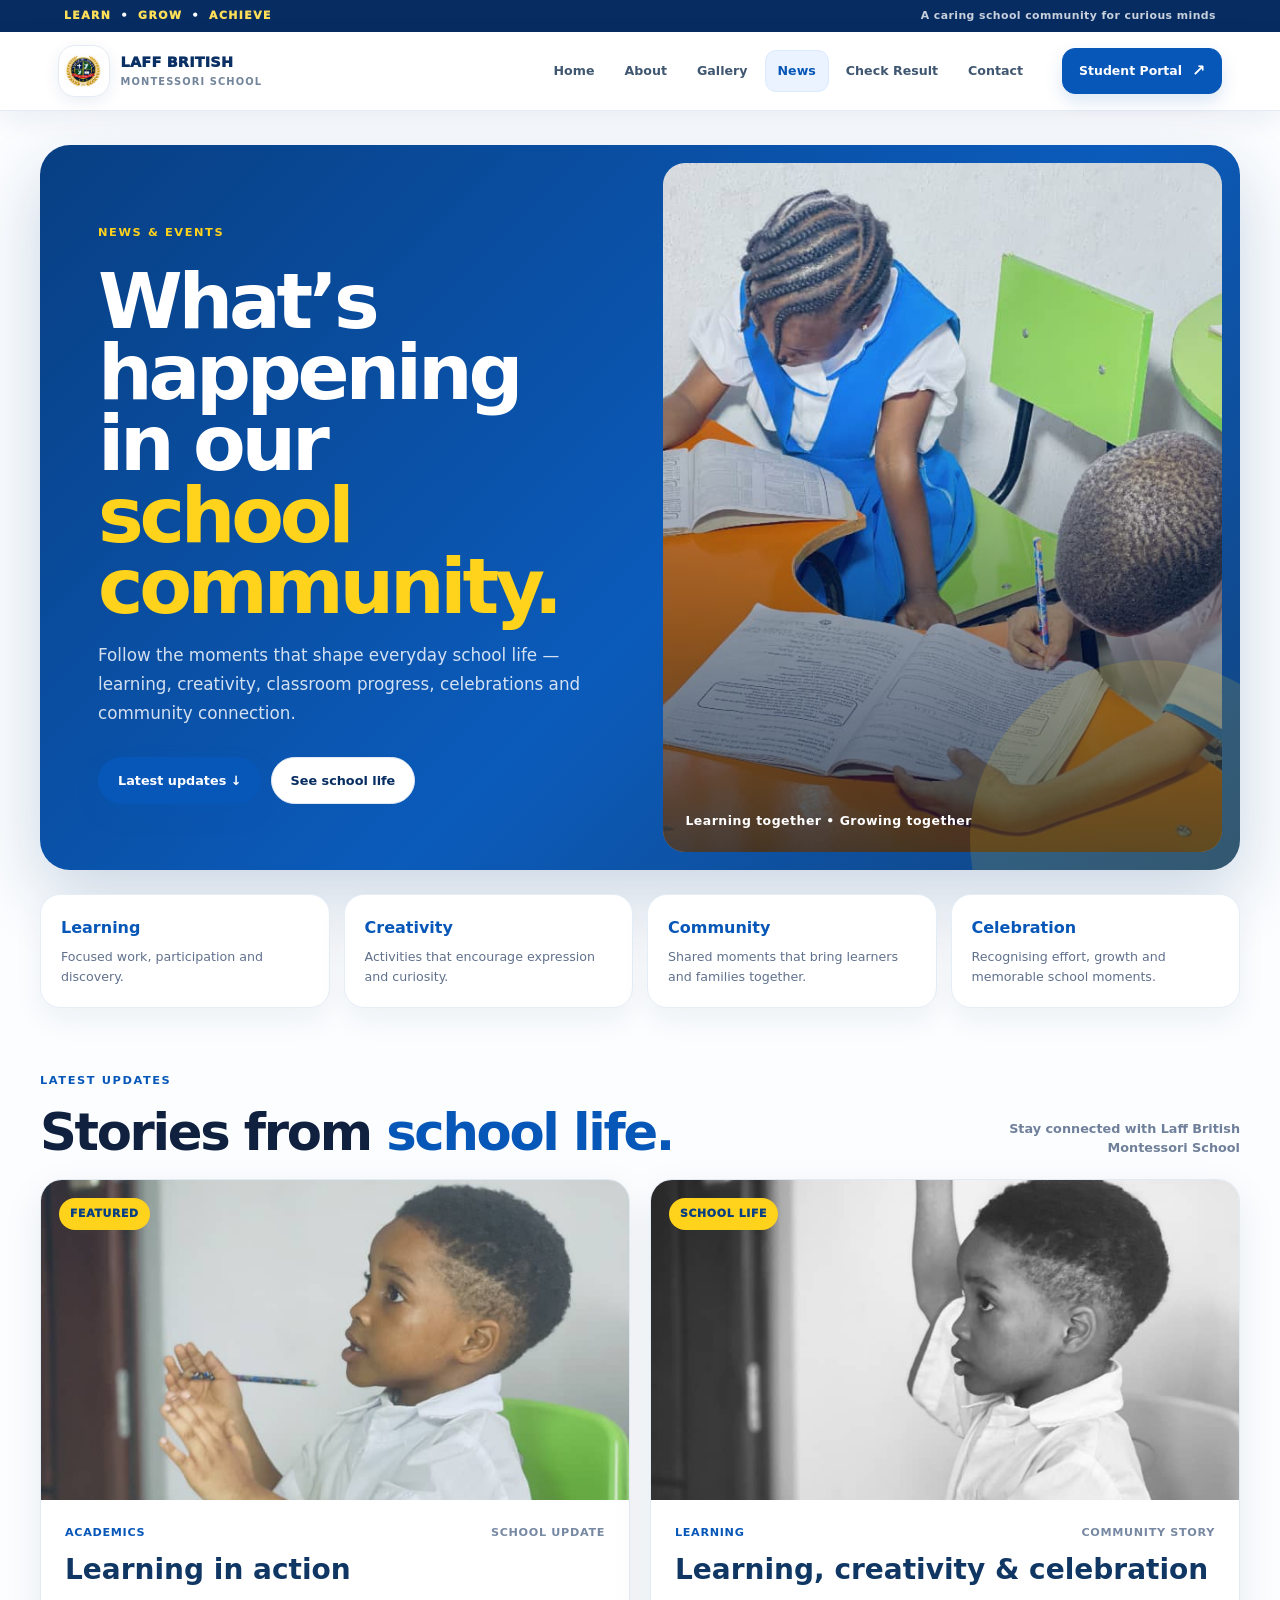
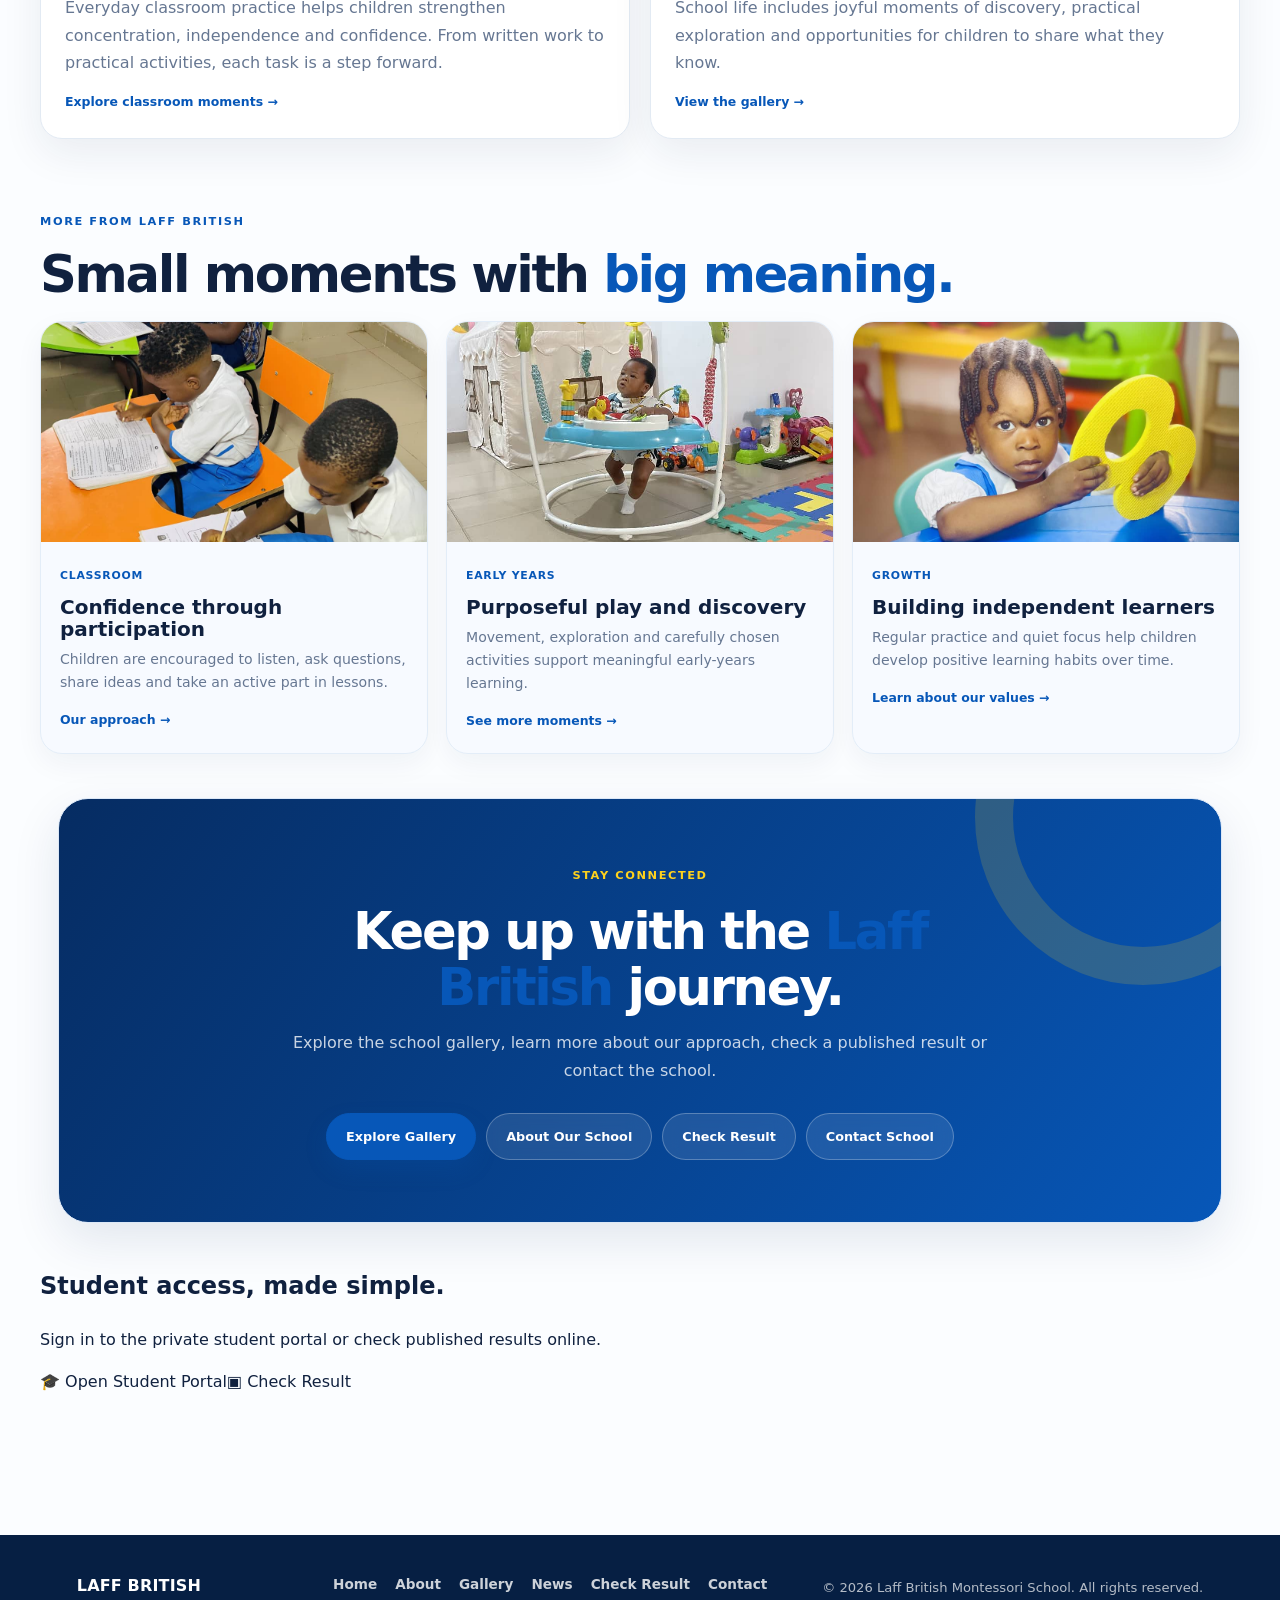
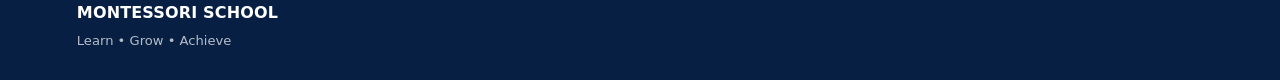
<file: news.html>
<!doctype html>
<html lang="en">
<head>
<meta charset="utf-8"><meta name="viewport" content="width=device-width,initial-scale=1">
<meta name="google-site-verification" content="RRirr8X4M1Xpte5Txh0q9OwZBIXCrxQshaDIQvreg_M" />
<meta name="description" content="Read news and school updates from Laff British Montessori School, including learning, creativity, classroom progress, celebrations and community moments.">
<meta name="robots" content="index,follow">
<meta name="author" content="Laff British Montessori School">
<link rel="canonical" href="https://laffbritishmontessorischool.com/news/">
<meta property="og:type" content="website">
<meta property="og:site_name" content="Laff British Montessori School">
<meta property="og:title" content="News & Events | Laff British Montessori School">
<meta property="og:description" content="Read news and school updates from Laff British Montessori School, including learning, creativity, classroom progress, celebrations and community moments.">
<meta property="og:url" content="https://laffbritishmontessorischool.com/news/">
<meta property="og:image" content="https://laffbritishmontessorischool.com/assets/school-logo.svg">
<meta property="og:locale" content="en_NG">
<meta name="twitter:card" content="summary">
<meta name="twitter:title" content="News & Events | Laff British Montessori School">
<meta name="twitter:description" content="Read news and school updates from Laff British Montessori School, including learning, creativity, classroom progress, celebrations and community moments.">
<meta name="twitter:image" content="https://laffbritishmontessorischool.com/assets/school-logo.svg">
<script type="application/ld+json">{"@context":"https://schema.org","@type":"CollectionPage","name":"News & Events | Laff British Montessori School","url":"https://laffbritishmontessorischool.com/news/","description":"Read news and school updates from Laff British Montessori School, including learning, creativity, classroom progress, celebrations and community moments.","isPartOf":{"@type":"WebSite","name":"Laff British Montessori School","url":"https://laffbritishmontessorischool.com/"}}</script>
<script src="assets/seo.js?v=local-school-logo-portal-url-20261026" defer></script>

<title>News & Events — Laff British Montessori School</title>
<link rel="icon" type="image/svg+xml" href="/assets/school-logo.svg">
<link rel="stylesheet" href="assets/styles.css">
<link rel="stylesheet" href="assets/shared-header.css?v=3">
<link rel="stylesheet" href="assets/news-page.css?v=1">
<link rel="stylesheet" href="/assets/frontend-refresh.css?v=body-icons-only-20261029c">
</head>
<body>
<div id="site-loader" class="site-loader"><div class="loader-card"><div class="logo-loader"><img src="/assets/school-logo.svg" alt="Laff British Montessori School"></div><div class="draw-loader"><span></span><span></span><span></span></div><h2>Preparing the school experience</h2><p id="loader-text">Creating the page…</p><div class="loader-progress"><span></span></div></div></div>

<main class="news-page">
  <section class="news-hero reveal">
    <div class="news-hero-copy">
      <span class="eyebrow">News & events</span>
      <h1>What’s happening in our <em>school community.</em></h1>
      <p>Follow the moments that shape everyday school life — learning, creativity, classroom progress, celebrations and community connection.</p>
      <div class="news-actions"><a class="news-btn primary" href="#latest-news">Latest updates ↓</a><a class="news-btn secondary" href="/gallery/">See school life</a></div>
    </div>
    <div class="news-hero-photo"><img src="assets/gallery/school-09.jpg" alt="Two learners working side by side in the classroom"><span>Learning together • Growing together</span></div>
  </section>

  <section class="news-pulse reveal" aria-label="School news themes">
    <article><strong>Learning</strong><span>Focused work, participation and discovery.</span></article>
    <article><strong>Creativity</strong><span>Activities that encourage expression and curiosity.</span></article>
    <article><strong>Community</strong><span>Shared moments that bring learners and families together.</span></article>
    <article><strong>Celebration</strong><span>Recognising effort, growth and memorable school moments.</span></article>
  </section>

  <section id="latest-news" class="news-content reveal">
    <div class="news-section-heading"><div><span class="eyebrow">Latest updates</span><h2>Stories from <em>school life.</em></h2></div><span class="news-heading-note">Stay connected with Laff British Montessori School</span></div>
    <div class="news-featured-grid">
      <article class="news-featured-card">
        <div class="news-card-photo"><img src="assets/gallery/school-05.jpg" alt="Pupil concentrating on workbook learning"><span class="news-badge">Featured</span></div>
        <div class="news-card-body"><div class="news-meta"><span>Academics</span><time>School update</time></div><h3>Learning in action</h3><p>Everyday classroom practice helps children strengthen concentration, independence and confidence. From written work to practical activities, each task is a step forward.</p><a href="/gallery/">Explore classroom moments →</a></div>
      </article>
      <article class="news-featured-card">
        <div class="news-card-photo"><img src="assets/gallery/school-06.jpg" alt="Smiling learner holding a textured numeral"><span class="news-badge">School life</span></div>
        <div class="news-card-body"><div class="news-meta"><span>Learning</span><time>Community story</time></div><h3>Learning, creativity & celebration</h3><p>School life includes joyful moments of discovery, practical exploration and opportunities for children to share what they know.</p><a href="/gallery/">View the gallery →</a></div>
      </article>
    </div>
  </section>

  <section class="news-stream reveal">
    <div class="news-section-heading"><div><span class="eyebrow">More from Laff British</span><h2>Small moments with <em>big meaning.</em></h2></div></div>
    <div class="news-stream-grid">
      <article class="news-story"><img src="assets/gallery/school-03.jpg" alt="Learner raising a hand during class"><div><span>Classroom</span><h3>Confidence through participation</h3><p>Children are encouraged to listen, ask questions, share ideas and take an active part in lessons.</p><a href="/about/">Our approach →</a></div></article>
      <article class="news-story"><img src="assets/gallery/school-04.jpg" alt="Young child exploring colourful learning materials"><div><span>Early Years</span><h3>Purposeful play and discovery</h3><p>Movement, exploration and carefully chosen activities support meaningful early-years learning.</p><a href="/gallery/">See more moments →</a></div></article>
      <article class="news-story"><img src="assets/gallery/school-10.jpg" alt="Young learner reading and working independently"><div><span>Growth</span><h3>Building independent learners</h3><p>Regular practice and quiet focus help children develop positive learning habits over time.</p><a href="/about/">Learn about our values →</a></div></article>
    </div>
  </section>

  <section class="news-cta reveal"><span class="eyebrow">Stay connected</span><h2>Keep up with the <em>Laff British</em> journey.</h2><p>Explore the school gallery, learn more about our approach, check a published result or contact the school.</p><div class="news-actions"><a class="news-btn primary" href="/gallery/">Explore Gallery</a><a class="news-btn secondary" href="/about/">About Our School</a><a class="news-btn secondary" href="/result/">Check Result</a><a class="news-btn secondary" href="/contact/">Contact School</a></div></section>
</main>
<footer class="site-footer"><div><strong>LAFF BRITISH<br>MONTESSORI SCHOOL</strong><p>Learn • Grow • Achieve</p></div><nav class="footer-links"><a href="/">Home</a><a href="/about/">About</a><a href="/gallery/">Gallery</a><a href="/news/">News</a><a href="/result/">Check Result</a><a href="/contact/">Contact</a></nav><p>© <span id="year"></span> Laff British Montessori School. All rights reserved.</p></footer>
<script src="/assets/app.js?v=body-icons-only-20261029"></script>
</body>
</html>
</file>
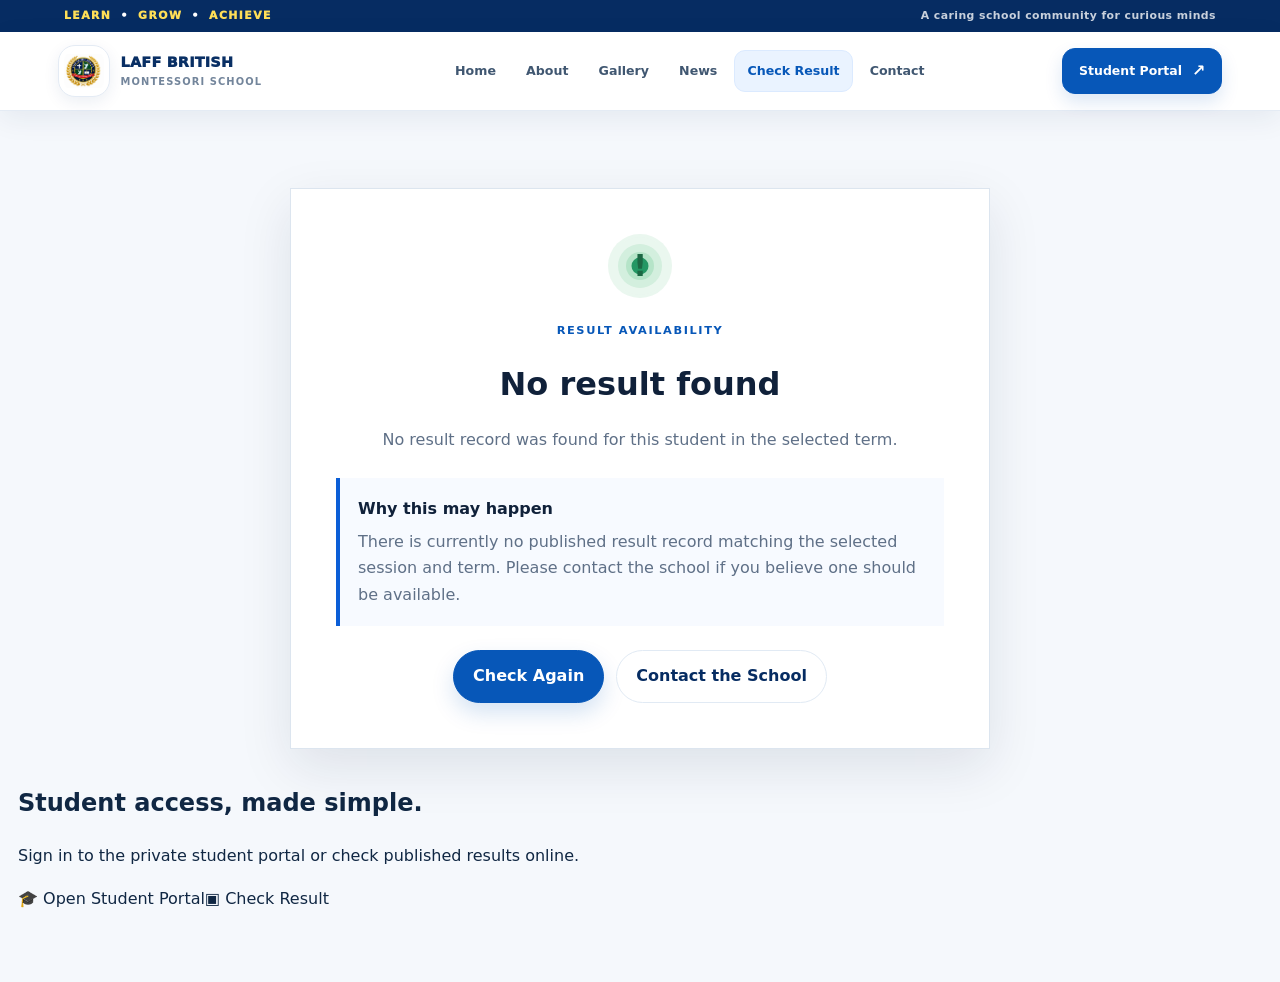
<file: result-unavailable.html>
<!doctype html><html lang="en"><head><meta charset="utf-8"><meta name="viewport" content="width=device-width,initial-scale=1">
<meta name="google-site-verification" content="RRirr8X4M1Xpte5Txh0q9OwZBIXCrxQshaDIQvreg_M" />
<meta name="description" content="Result availability information from Laff British Montessori School.">
<meta name="robots" content="noindex,nofollow,noarchive">
<meta name="author" content="Laff British Montessori School">
<link rel="canonical" href="https://laffbritishmontessorischool.com/result-unavailable/">
<meta property="og:type" content="website">
<meta property="og:site_name" content="Laff British Montessori School">
<meta property="og:title" content="Result Not Available | Laff British Montessori School">
<meta property="og:description" content="Result availability information from Laff British Montessori School.">
<meta property="og:url" content="https://laffbritishmontessorischool.com/result-unavailable/">
<meta property="og:image" content="https://laffbritishmontessorischool.com/assets/school-logo.svg">
<meta property="og:locale" content="en_NG">
<meta name="twitter:card" content="summary">
<meta name="twitter:title" content="Result Not Available | Laff British Montessori School">
<meta name="twitter:description" content="Result availability information from Laff British Montessori School.">
<meta name="twitter:image" content="https://laffbritishmontessorischool.com/assets/school-logo.svg">
<script type="application/ld+json">{"@context":"https://schema.org","@type":"WebPage","name":"Result Not Available | Laff British Montessori School","url":"https://laffbritishmontessorischool.com/result-unavailable/","description":"Result availability information from Laff British Montessori School.","isPartOf":{"@type":"WebSite","name":"Laff British Montessori School","url":"https://laffbritishmontessorischool.com/"}}</script>
<script src="assets/seo.js?v=local-school-logo-portal-url-20261026" defer></script>
<title>Result Not Available | Laff British Montessori School</title><link rel="icon" type="image/svg+xml" href="/assets/school-logo.svg"><link rel="stylesheet" href="assets/styles.css"><link rel="stylesheet" href="/assets/result.css?v=school-result-report-demo-20261029"><link rel="stylesheet" href="/assets/frontend-refresh.css?v=body-icons-only-20261029c">
</head><body><div id="site-loader" class="site-loader"><div class="loader-card"><div class="logo-loader"><img src="/assets/school-logo.svg" alt="School logo"></div><div class="draw-loader"><span></span><span></span><span></span></div><h2>Checking result availability</h2><p id="loader-text">Reviewing the school record…</p><div class="loader-progress"><span></span></div></div></div><main class="result-unavailable-page"><section class="unavailable-card reveal"><div class="unavailable-icon">!</div><span class="eyebrow">Result availability</span><h1 id="unavailable-title">Result not available</h1><p id="unavailable-message">We could not find a published result for the details supplied.</p><div class="reason-box"><strong id="reason-heading">Why this may happen</strong><p id="reason-detail">The selected term may not have a published result for this student.</p></div><div class="unavailable-actions"><a class="btn primary" href="/result/">Check Again</a><a class="btn ghost" href="/contact/">Contact the School</a></div></section></main><script src="/assets/app.js?v=body-icons-only-20261029"></script><script src="assets/result-unavailable.js?v=clean-routes-20261026"></script></body></html>
</file>
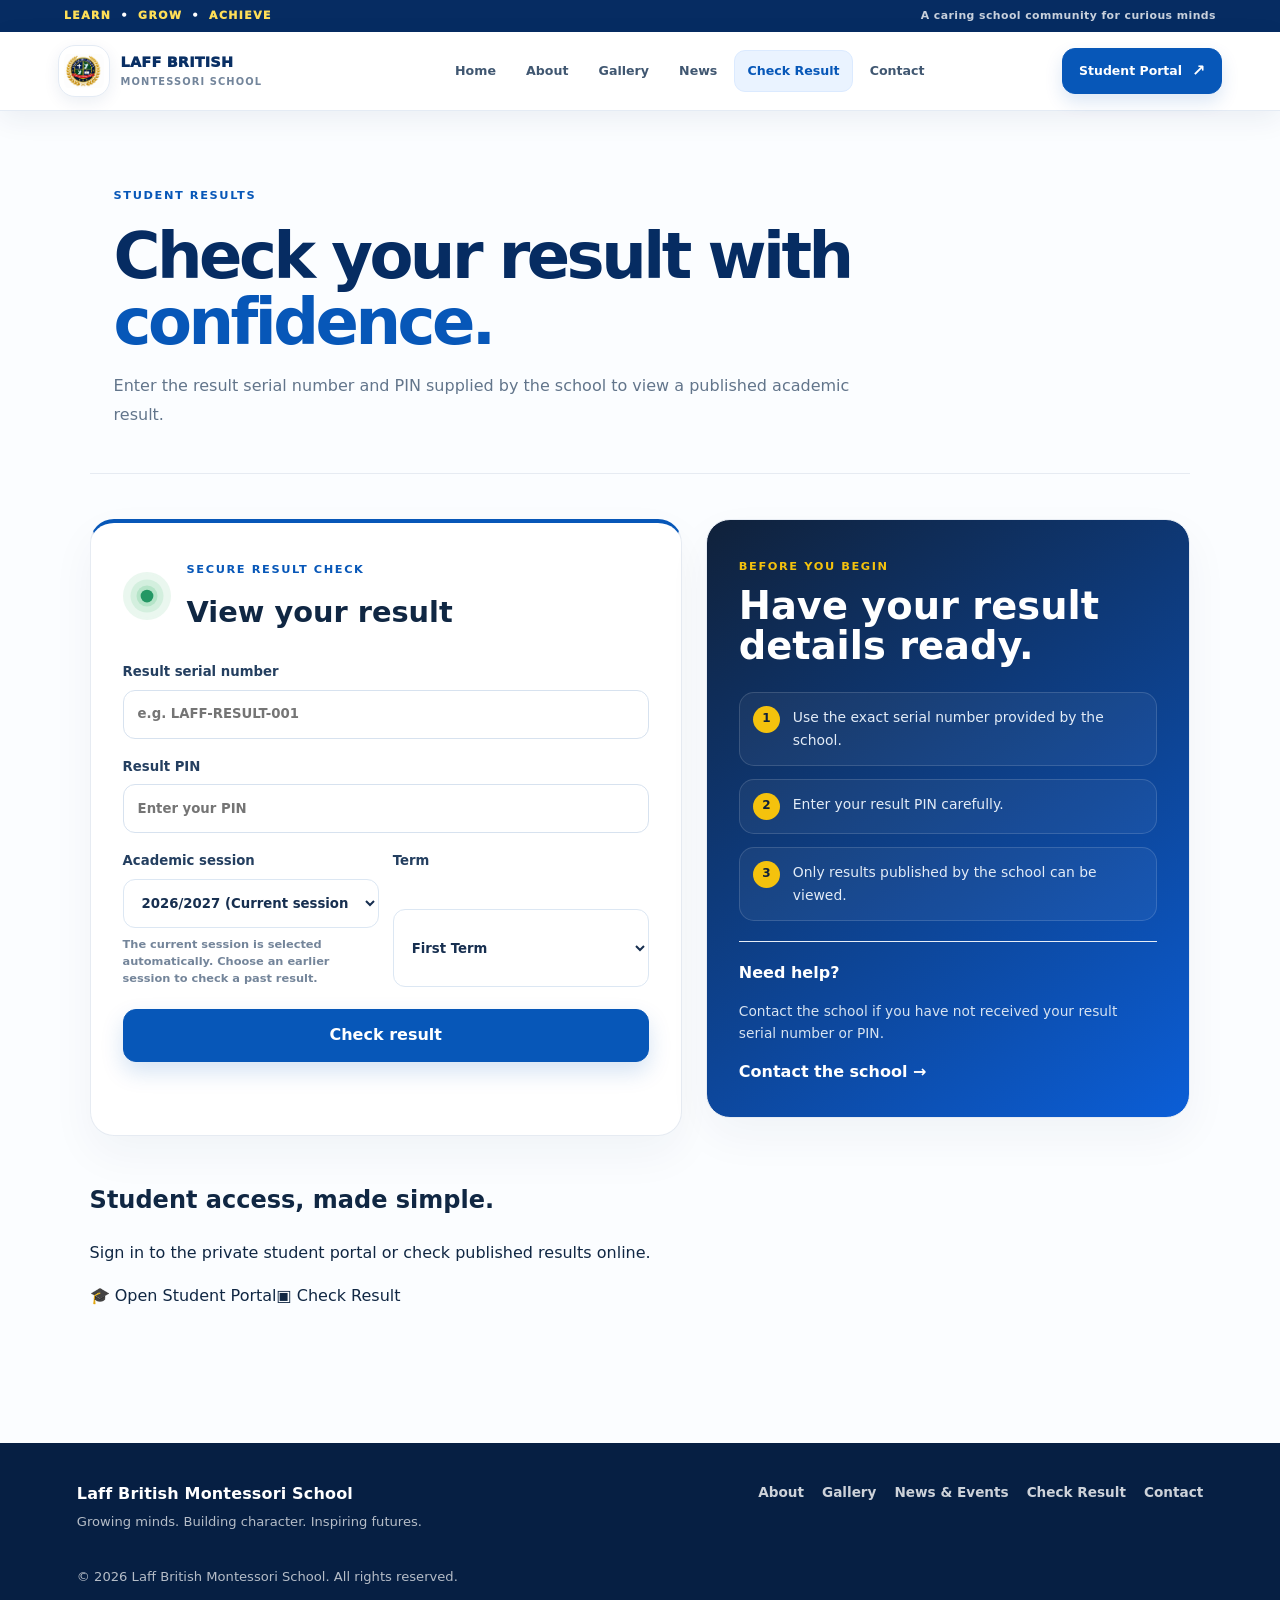
<file: result-view.html>
<!doctype html>
<html lang="en">
<head><meta charset="utf-8"><meta name="viewport" content="width=device-width,initial-scale=1">
<meta name="google-site-verification" content="RRirr8X4M1Xpte5Txh0q9OwZBIXCrxQshaDIQvreg_M" />
<meta name="description" content="Student result page for Laff British Montessori School.">
<meta name="robots" content="noindex,nofollow,noarchive">
<meta name="author" content="Laff British Montessori School">
<link rel="canonical" href="https://laffbritishmontessorischool.com/result-view/">
<meta property="og:type" content="website">
<meta property="og:site_name" content="Laff British Montessori School">
<meta property="og:title" content="Student Result | Laff British Montessori School">
<meta property="og:description" content="Student result page for Laff British Montessori School.">
<meta property="og:url" content="https://laffbritishmontessorischool.com/result-view/">
<meta property="og:image" content="https://laffbritishmontessorischool.com/assets/school-logo.svg">
<meta property="og:locale" content="en_NG">
<meta name="twitter:card" content="summary">
<meta name="twitter:title" content="Student Result | Laff British Montessori School">
<meta name="twitter:description" content="Student result page for Laff British Montessori School.">
<meta name="twitter:image" content="https://laffbritishmontessorischool.com/assets/school-logo.svg">
<script type="application/ld+json">{"@context":"https://schema.org","@type":"WebPage","name":"Student Result | Laff British Montessori School","url":"https://laffbritishmontessorischool.com/result-view/","description":"Student result page for Laff British Montessori School.","isPartOf":{"@type":"WebSite","name":"Laff British Montessori School","url":"https://laffbritishmontessorischool.com/"}}</script>
<script src="assets/seo.js?v=local-school-logo-portal-url-20261026" defer></script>
<title>Student Result | Laff British Montessori School</title><link rel="icon" type="image/svg+xml" href="/assets/school-logo.svg"><link rel="stylesheet" href="assets/styles.css"><link rel="stylesheet" href="/assets/result.css?v=public-result-live-20261029"><link rel="stylesheet" href="/assets/frontend-refresh.css?v=body-icons-only-20261029c">
</head>
<body>
<div id="site-loader" class="site-loader"><div class="loader-card"><div class="logo-loader"><img src="/assets/school-logo.svg" alt="Laff British Montessori School"></div><div class="draw-loader"><span></span><span></span><span></span></div><h2>Preparing your result</h2><p id="loader-text">Creating your result sheet…</p><div class="loader-progress"><span></span></div></div></div>

<main class="result-sheet-page"><section class="result-sheet reveal" id="print-result-area"><div class="result-school-head"><img src="/assets/school-logo.svg" alt="School crest"><div><h1>Laff British Montessori School</h1><p>LEARN • GROW • ACHIEVE</p><span>Official academic report · Keep for your records</span></div></div><div class="result-title"><span>ACADEMIC RESULT</span><h2 id="view-student-name">Student Result</h2><p id="view-session-term"></p></div><div class="student-details" id="student-details"></div><div class="result-stats" id="view-stats"></div><div class="table-wrap"><table><thead><tr><th>S/N</th><th>Subject</th><th>Code</th><th>CA</th><th>Exam</th><th>Total</th><th>Grade</th><th>Point</th><th>Remark</th></tr></thead><tbody id="view-result-rows"></tbody></table></div><div class="result-footer"><p>Official published school record. Please keep this document for your records.</p><div class="result-footer-actions"><a href="/result/" class="btn ghost no-print">Check another result</a><button id="print-only-result" class="btn primary no-print" type="button">Print / Save PDF</button></div></div></section></main>
<script src="/assets/app.js?v=body-icons-only-20261029"></script><script src="/assets/result-view.js?v=public-result-live-20261029"></script></body></html>
</file>
<file: assets/styles.css>
:root{--blue:#0b5ed7;--yellow:#f4c20d;--ink:#10213a;--muted:#65748b;--paper:#f7f9fc;--white:#fff;--line:#e6ebf2}*{box-sizing:border-box}html{scroll-behavior:smooth}body{margin:0;font-family:Inter,ui-sans-serif,system-ui,-apple-system,BlinkMacSystemFont,"Segoe UI",sans-serif;color:var(--ink);background:var(--paper);line-height:1.65}a{color:inherit;text-decoration:none}.site-header{position:sticky;top:0;z-index:20;display:flex;align-items:center;justify-content:space-between;padding:14px clamp(18px,5vw,70px);background:rgba(255,255,255,.9);backdrop-filter:blur(18px);border-bottom:1px solid rgba(230,235,242,.8)}.brand{display:flex;align-items:center;gap:12px;font-weight:850}.brand img{width:48px;height:48px;border-radius:50%;object-fit:cover;box-shadow:0 6px 20px #0b5ed733}.site-nav{display:flex;gap:25px;font-weight:650}.site-nav a{position:relative;padding:8px 2px}.site-nav a:after{content:"";position:absolute;left:0;right:100%;bottom:0;height:2px;background:var(--blue);transition:.3s}.site-nav a:hover:after,.site-nav a.active:after{right:0}.menu-toggle{display:none;border:0;background:none;font-size:25px}.hero{min-height:78vh;display:grid;grid-template-columns:1.02fr .98fr;gap:55px;align-items:center;padding:85px clamp(20px,7vw,105px);background:linear-gradient(135deg,#fff 0%,#f2f8ff 60%,#fff8d9 100%)}.home-hero{min-height:82vh}.eyebrow{display:inline-block;text-transform:uppercase;letter-spacing:.16em;font-size:.72rem;font-weight:850;color:var(--blue);margin-bottom:10px}.hero h1,.page-hero h1{font-size:clamp(2.8rem,6vw,6rem);line-height:.98;letter-spacing:-.055em;margin:8px 0 24px}.hero h1 em,.page-hero h1 em,.section-heading em,.statement em,.visual-feature-copy em,.banner-copy em,.cta-section em{font-style:normal;color:var(--blue)}.hero p,.page-hero p{max-width:680px;color:var(--muted);font-size:1.08rem}.hero-actions{display:flex;gap:12px;flex-wrap:wrap;margin-top:30px}.btn{padding:13px 20px;border-radius:14px;font-weight:800;border:1px solid var(--line);transition:.25s}.btn:hover{transform:translateY(-3px)}.btn.primary{background:var(--blue);color:#fff;box-shadow:0 12px 25px #0b5ed733}.btn.ghost{background:#fff}.hero-mini-points{display:flex;flex-wrap:wrap;gap:9px;margin-top:28px}.hero-mini-points span{background:#fff;border:1px solid var(--line);border-radius:999px;padding:7px 11px;font-size:.78rem;color:#4c6079}.hero-visual{min-height:500px;border-radius:36px;display:grid;place-items:center;position:relative;overflow:hidden;background:linear-gradient(145deg,#0b5ed7,#0a469f);box-shadow:0 35px 70px #0c39702b}.skeleton-image{position:relative;overflow:hidden;background:linear-gradient(135deg,#e4ecf7,#f8fbff 48%,#fff1ad);color:#637891}.skeleton-hero{position:absolute;inset:0}.skeleton-shimmer{position:absolute;inset:-50%;background:linear-gradient(110deg,transparent 35%,#ffffff99 50%,transparent 65%);animation:shimmer 2s linear infinite}.skeleton-content{position:absolute;inset:0;display:grid;place-items:center;align-content:center;gap:7px;text-align:center;padding:30px}.skeleton-content strong{font-size:1.15rem}.skeleton-content span{font-size:.82rem;color:#6e7e91}.skeleton-logo{width:105px;height:105px;border-radius:50%;padding:5px;background:#fff;box-shadow:0 18px 45px #12345b22}.skeleton-logo img{width:100%;height:100%;border-radius:50%;object-fit:cover}.skeleton-photo-icon{font-size:2rem;color:var(--blue)}.image-generating{position:absolute;inset:0;display:grid;place-items:center;align-content:center;gap:5px;color:#fff;font-weight:850;letter-spacing:.02em;background:radial-gradient(circle,#ffffff1b,transparent 45%);z-index:4}.image-generating .scan{position:absolute;left:0;right:0;height:2px;background:#fff;box-shadow:0 0 25px #fff;animation:scan 1.35s infinite}.image-generating .generating-ring{width:54px;height:54px;border:2px solid #fff6;border-top-color:#fff;border-radius:50%;animation:spin 1s linear infinite}.image-generating small{font-size:.72rem;font-weight:600;opacity:.8}.image-stage:before{content:"";position:absolute;inset:22px;border:2px solid #fff5;border-radius:25px;clip-path:inset(0 100% 100% 0);animation:draw 2s infinite;z-index:5}.trust-strip{display:grid;grid-template-columns:repeat(4,1fr);margin:0 clamp(20px,7vw,100px);transform:translateY(-35px);position:relative;z-index:3;background:#fff;border:1px solid var(--line);border-radius:24px;box-shadow:0 20px 55px #10213a12;overflow:hidden}.trust-strip div{padding:24px;border-right:1px solid var(--line)}.trust-strip div:last-child{border-right:0}.trust-strip strong,.trust-strip span{display:block}.trust-strip strong{font-size:1.05rem}.trust-strip span{font-size:.8rem;color:var(--muted)}.section{padding:105px clamp(20px,7vw,100px)}.section-heading{max-width:760px;margin-bottom:40px}.section-heading.wide{max-width:900px}.section-heading h2,.statement h2{font-size:clamp(2rem,4vw,4rem);line-height:1.05;letter-spacing:-.04em;margin:0 0 14px}.section-heading p{color:var(--muted);font-size:1.02rem}.intro-grid,.values-grid,.vision-grid{display:grid;grid-template-columns:repeat(3,1fr);gap:18px}.intro-grid article{background:#fff;border:1px solid var(--line);border-radius:24px;padding:30px;min-height:250px;box-shadow:0 12px 30px #142c4d08;transition:.35s}.intro-grid article:hover,.value-card:hover,.vision-grid article:hover{transform:translateY(-6px);box-shadow:0 20px 45px #142c4d14}.number{font-size:.75rem;color:var(--yellow);font-weight:900;letter-spacing:.12em}.intro-grid h3,.value-card h3,.vision-grid h3{font-size:1.35rem;margin:12px 0 8px}.intro-grid p,.value-card p,.vision-grid p{color:var(--muted)}.visual-feature{display:grid;grid-template-columns:1fr 1fr;gap:70px;align-items:center;padding:50px clamp(20px,7vw,100px) 110px}.feature-image{height:560px;border-radius:34px;box-shadow:0 30px 60px #10213a16}.visual-feature-copy{max-width:650px}.visual-feature-copy h2{font-size:clamp(2.2rem,4.5vw,4.3rem);line-height:1.03;letter-spacing:-.045em;margin:5px 0 20px}.visual-feature-copy p{color:var(--muted);font-size:1.05rem}.check-list{display:grid;gap:11px;margin:28px 0}.check-list span{padding:12px 14px;border-radius:13px;background:#fff;border:1px solid var(--line);font-weight:700;font-size:.9rem}.text-link{color:var(--blue);font-weight:850}.values-grid{grid-template-columns:repeat(3,1fr)}.value-card{background:#fff;border:1px solid var(--line);border-radius:24px;padding:28px;min-height:230px;transition:.35s}.value-icon{width:48px;height:48px;border-radius:15px;display:grid;place-items:center;background:#edf5ff;color:var(--blue);font-size:1.4rem;font-weight:900}.statement{margin:30px clamp(20px,7vw,100px) 95px;padding:50px;border-radius:32px;background:var(--ink);color:#fff;display:flex;align-items:center;gap:38px;box-shadow:0 30px 70px #10213a20}.statement img{width:105px;height:105px;border-radius:50%;background:#fff;padding:4px}.statement p{color:#d6dfeb;max-width:750px}.split-section{display:grid;grid-template-columns:1fr 1fr;gap:75px;align-items:center}.split-copy{max-width:650px}.split-copy h2{font-size:clamp(2.2rem,4vw,4rem);line-height:1.04;letter-spacing:-.04em;margin:5px 0 20px}.split-copy p{color:var(--muted);font-size:1.03rem}.split-visual{height:500px;border-radius:32px;box-shadow:0 25px 60px #10213a16}.journey-line{display:grid;grid-template-columns:repeat(4,1fr);gap:18px;position:relative}.journey-line:before{content:"";position:absolute;top:28px;left:8%;right:8%;height:2px;background:#d9e4f2}.journey-line article{position:relative;background:#fff;border:1px solid var(--line);border-radius:24px;padding:65px 25px 28px;z-index:1}.journey-line article>span{position:absolute;top:15px;left:20px;width:32px;height:32px;border-radius:50%;display:grid;place-items:center;background:var(--yellow);font-size:.72rem;font-weight:900}.journey-line h3{margin:5px 0}.journey-line p{color:var(--muted);font-size:.9rem}.image-banner{margin:30px clamp(20px,7vw,100px) 100px;border-radius:34px;overflow:hidden;background:var(--blue);color:#fff;display:grid;grid-template-columns:1fr 1fr;box-shadow:0 30px 65px #0b5ed72b}.banner-image{min-height:500px}.banner-copy{padding:65px}.banner-copy h2{font-size:clamp(2.2rem,4vw,4rem);line-height:1.03;letter-spacing:-.04em;margin:5px 0 20px}.banner-copy em{color:var(--yellow)}.banner-copy p{color:#dceaff}.btn.light{background:#fff;color:var(--ink)}.vision-grid{grid-template-columns:repeat(4,1fr)}.vision-grid article{background:#fff;border:1px solid var(--line);border-radius:22px;padding:25px;transition:.35s}.vision-grid h3{color:var(--blue)}.home-feature-grid{margin-top:15px}.feature-grid{display:grid;grid-template-columns:1.25fr 1fr;grid-template-rows:280px 280px;gap:18px}.feature-card{border-radius:26px;overflow:hidden;background:#fff;position:relative;display:flex;flex-direction:column;justify-content:end;box-shadow:0 12px 35px #142c4d0d;transition:.4s}.feature-card:hover{transform:translateY(-7px);box-shadow:0 22px 50px #142c4d1b}.feature-card.tall{grid-row:span 2}.feature-card>div:last-child{padding:18px}.feature-card span{color:var(--blue);font-size:.72rem;text-transform:uppercase;letter-spacing:.12em;font-weight:850}.feature-card h3{margin:2px 0;font-size:1.4rem}.feature-card p{margin:3px 0;color:var(--muted);font-size:.88rem}.card-image{height:100%;min-height:0}.cta-section{margin:0 clamp(20px,7vw,100px) 100px;padding:85px 40px;text-align:center;border-radius:34px;background:linear-gradient(135deg,#fff,#edf5ff);border:1px solid var(--line)}.cta-section h2{font-size:clamp(2.3rem,5vw,5rem);line-height:1;letter-spacing:-.05em;max-width:850px;margin:8px auto 20px}.cta-section p{max-width:650px;margin:auto;color:var(--muted)}.cta-section .hero-actions{justify-content:center}.page{padding:0 clamp(20px,7vw,100px) 80px}.page-hero{padding:60px 0 55px;border-bottom:1px solid var(--line)}.content-grid,.contact-grid{display:grid;grid-template-columns:repeat(3,1fr);gap:18px;margin-top:40px}.content-card{background:#fff;border:1px solid var(--line);padding:28px;border-radius:24px;min-height:220px;box-shadow:0 12px 30px #142c4d08}.content-card .number{font-size:.8rem;color:var(--yellow);font-weight:900}.content-card h2{margin:10px 0}.content-card p{color:var(--muted)}.gallery-grid{display:grid;grid-template-columns:repeat(2,1fr);gap:20px;margin-top:40px}.gallery-item{margin:0;background:#fff;border-radius:24px;overflow:hidden;box-shadow:0 15px 35px #142c4d0c}.gallery-item.featured{grid-column:span 2}.photo-loader{height:340px;position:relative;display:grid;place-items:center;background:linear-gradient(135deg,#dceaff,#fff2a8);overflow:hidden}.gallery-item:not(.featured) .photo-loader{height:270px}.photo-loader img{width:100%;height:100%;object-fit:cover;opacity:.92}.photo-loader span{position:absolute;padding:8px 13px;border-radius:999px;background:#10213acc;color:#fff;font-size:.75rem;font-weight:800;animation:pulse 1.4s infinite}.gallery-item figcaption{padding:17px 20px;font-weight:800}.news-list{display:grid;gap:20px;margin-top:40px}.news-card{display:grid;grid-template-columns:280px 1fr;background:#fff;border:1px solid var(--line);border-radius:24px;overflow:hidden}.news-image{min-height:240px}.news-card>div:last-child{padding:28px}.news-card h2{font-size:1.7rem;line-height:1.15;margin:6px 0 10px}.news-card p{color:var(--muted)}.news-card a{color:var(--blue);font-weight:800}footer{padding:40px clamp(20px,7vw,100px);background:#08182e;color:#d8e2ef;display:flex;justify-content:space-between;gap:25px;flex-wrap:wrap}footer strong{color:#fff}footer p{margin:4px 0}.footer-links{display:flex;gap:18px;flex-wrap:wrap}.footer-links a:hover{color:#fff}.site-loader{position:fixed;inset:0;z-index:100;background:#fff;display:grid;place-items:center;transition:opacity .5s,visibility .5s}.site-loader.done{opacity:0;visibility:hidden}.loader-card{text-align:center;width:min(390px,88vw)}.logo-loader{width:85px;height:85px;margin:auto;border-radius:50%;padding:5px;background:#fff;box-shadow:0 0 0 1px var(--line),0 18px 50px #0b5ed733;animation:float 2s ease-in-out infinite}.logo-loader img{width:100%;height:100%;border-radius:50%;object-fit:cover}.draw-loader{height:42px;margin:20px auto 10px;display:flex;justify-content:center;gap:7px}.draw-loader span{width:8px;height:8px;border-radius:50%;background:var(--blue);animation:bounce .9s infinite}.draw-loader span:nth-child(2){animation-delay:.15s}.draw-loader span:nth-child(3){animation-delay:.3s}.loader-card h2{font-size:1.15rem;margin:10px 0 2px}.loader-card p{margin:0;color:var(--muted);font-size:.9rem}.loader-progress{height:4px;background:#e9eef5;border-radius:10px;margin-top:18px;overflow:hidden}.loader-progress span{display:block;width:45%;height:100%;background:linear-gradient(90deg,var(--blue),var(--yellow));animation:progress 1.6s infinite}.reveal{animation:rise .9s both}@keyframes rise{from{opacity:0;transform:translateY(28px)}to{opacity:1;transform:none}}@keyframes scan{0%{top:-5%}100%{top:105%}}@keyframes float{50%{transform:translateY(-8px)}}@keyframes bounce{0%,100%{transform:translateY(0);opacity:.45}50%{transform:translateY(-8px);opacity:1}}@keyframes progress{0%{transform:translateX(-120%)}100%{transform:translateX(280%)}}@keyframes pulse{50%{opacity:.45}}@keyframes draw{0%{clip-path:inset(0 100% 100% 0)}45%{clip-path:inset(0 0 0 0)}100%{clip-path:inset(100% 0 0 100%)}}@keyframes shimmer{0%{transform:translateX(-35%) rotate(0)}100%{transform:translateX(35%) rotate(0)}}@keyframes spin{to{transform:rotate(360deg)}}.result-layout{display:grid;grid-template-columns:1.1fr .9fr;gap:24px;margin:45px 0}.result-card{background:#fff;border:1px solid var(--line);border-radius:28px;padding:32px;box-shadow:0 18px 45px #142c4d0c}.result-card-head{display:flex;align-items:center;gap:16px;margin-bottom:24px}.result-mark{width:48px;height:48px;border-radius:15px;display:grid;place-items:center;background:#edf5ff;color:var(--blue);font-weight:900;font-size:1.3rem}.result-card h2{margin:0;font-size:1.8rem}.result-form-card form{display:grid;gap:17px}.result-form-card label{display:grid;gap:7px;font-size:.83rem;font-weight:800}.result-form-card input,.result-form-card select{width:100%;padding:13px 14px;border:1px solid var(--line);border-radius:13px;background:#fbfcfe;color:var(--ink);font:inherit;outline:0;transition:.2s}.result-form-card input:focus,.result-form-card select:focus{border-color:var(--blue);box-shadow:0 0 0 4px #0b5ed712}.result-two{display:grid;grid-template-columns:1fr 1fr;gap:14px}.result-submit{display:flex;justify-content:center;align-items:center;gap:10px;margin-top:5px;cursor:pointer}.result-submit:disabled{opacity:.75;cursor:wait;transform:none}.button-spinner{display:none;width:15px;height:15px;border:2px solid #ffffff66;border-top-color:#fff;border-radius:50%;animation:spin .7s linear infinite}.result-submit.loading .button-spinner{display:block}.result-message{min-height:24px;margin:0;font-size:.85rem;font-weight:750}.result-message.error{color:#b42318}.result-message.success{color:#087443}.result-message.loading{color:var(--blue)}.result-info-card{background:linear-gradient(145deg,#10213a,#0b5ed7);color:#fff}.result-info-card .eyebrow{color:var(--yellow)}.result-info-card h2{font-size:clamp(1.8rem,3vw,2.8rem);line-height:1.05;margin-bottom:25px}.result-info-list{display:grid;gap:13px}.result-info-list div{display:flex;gap:13px;align-items:flex-start;padding:13px;border:1px solid #ffffff24;border-radius:15px;background:#ffffff0c}.result-info-list strong{width:27px;height:27px;flex:0 0 27px;border-radius:50%;display:grid;place-items:center;background:var(--yellow);color:var(--ink);font-size:.75rem}.result-info-list span{font-size:.87rem;color:#e3ecf7}.result-help{margin-top:25px;padding-top:20px;border-top:1px solid #ffffff24}.result-help p{color:#d7e3f1;font-size:.86rem}.result-help .text-link{color:#fff}.result-output{margin:10px 0 100px;background:#fff;border:1px solid var(--line);border-radius:28px;padding:32px;box-shadow:0 20px 55px #142c4d0d}.result-output-head{display:flex;justify-content:space-between;align-items:flex-start;gap:20px;margin-bottom:25px}.result-output h2{font-size:clamp(2rem,4vw,3.5rem);line-height:1;margin:4px 0 8px}.result-output-head p{color:var(--muted);margin:0}.result-summary{display:grid;grid-template-columns:repeat(3,1fr);gap:12px;margin-bottom:25px}.result-summary div{padding:18px;border-radius:16px;background:#f6f9fd;border:1px solid var(--line)}.result-summary span{display:block;color:var(--muted);font-size:.75rem;text-transform:uppercase;letter-spacing:.1em}.result-summary strong{display:block;font-size:1.5rem;margin-top:2px}.result-table-wrap{overflow:auto;border:1px solid var(--line);border-radius:17px}.result-table-wrap table{width:100%;border-collapse:collapse;min-width:720px}.result-table-wrap th,.result-table-wrap td{padding:14px 15px;text-align:left;border-bottom:1px solid var(--line);font-size:.86rem}.result-table-wrap th{background:#f6f9fd;color:#52647b;font-size:.72rem;text-transform:uppercase;letter-spacing:.08em}.result-table-wrap tr:last-child td{border-bottom:0}.grade-badge{display:inline-flex;min-width:32px;justify-content:center;padding:4px 8px;border-radius:999px;background:#fff4c4;color:#735900;font-weight:900}.result-footnote{color:var(--muted);font-size:.8rem;margin:18px 0 0}.page-leaving .site-header,.page-leaving main,.page-leaving footer{animation:pageOut .22s ease forwards}@keyframes pageOut{to{opacity:0;transform:translateY(7px)}}@media print{.site-header,.site-loader,.result-form-card,.result-info-card,.result-output-head button,footer{display:none!important}.page{padding:0}.result-output{box-shadow:none;border:0;margin:0}.result-summary div{background:#fff}.result-output[hidden]{display:none!important}}@media(max-width:900px){.trust-strip{grid-template-columns:repeat(2,1fr)}.trust-strip div:nth-child(2){border-right:0}.trust-strip div{border-bottom:1px solid var(--line)}.intro-grid,.values-grid,.vision-grid{grid-template-columns:repeat(2,1fr)}.visual-feature,.split-section,.image-banner,.result-layout{grid-template-columns:1fr}.feature-image,.split-visual{height:420px}.journey-line{grid-template-columns:repeat(2,1fr)}.journey-line:before{display:none}.banner-copy{padding:45px}.feature-grid{grid-template-columns:1fr;grid-template-rows:auto}.feature-card.tall{grid-row:auto}}@media(max-width:760px){.site-header{padding:10px 16px}.brand span{max-width:190px;font-size:.88rem}.menu-toggle{display:block}.site-nav{display:none;position:absolute;top:73px;left:10px;right:10px;padding:12px;background:#fff;border:1px solid var(--line);border-radius:18px;box-shadow:0 18px 40px #10213a20;flex-direction:column;gap:4px}.site-nav.open{display:flex}.hero{grid-template-columns:1fr;padding-top:48px;min-height:auto}.hero-visual{min-height:350px}.trust-strip{margin-left:16px;margin-right:16px;transform:translateY(-22px)}.trust-strip div{padding:18px}.intro-grid,.values-grid,.vision-grid,.journey-line{grid-template-columns:1fr}.section{padding-top:65px;padding-bottom:65px}.visual-feature{padding-top:20px;padding-bottom:70px;gap:35px}.feature-image,.split-visual,.banner-image{height:330px;min-height:330px}.statement{margin-left:16px;margin-right:16px;padding:30px;flex-direction:column;align-items:flex-start}.image-banner{margin-left:16px;margin-right:16px}.banner-copy{padding:35px 25px}.cta-section{margin-left:16px;margin-right:16px;padding:55px 25px}footer{flex-direction:column}.footer-links{gap:12px}.hero h1,.page-hero h1{font-size:clamp(2.5rem,13vw,4.2rem)}.page{padding-left:16px;padding-right:16px}.result-card,.result-output{padding:23px;border-radius:22px}.result-two,.result-summary{grid-template-columns:1fr}.result-output-head{flex-direction:column}.result-output-head button{width:100%}}
</file>
<file: assets/frontend-refresh.css>
/* Laff British Montessori School — public-site refresh */
:root{
  --brand-blue:#0757b8;--brand-deep:#062c62;--brand-ink:#102743;--brand-muted:#62758b;
  --brand-yellow:#ffd21c;--brand-soft:#f3f8ff;--brand-line:#e1eaf4;--brand-white:#fff;
  --brand-radius:24px;--brand-shadow:0 18px 48px rgba(7,42,91,.10)
}
html{scroll-behavior:smooth;scroll-padding-top:100px}
body{font-family:Inter,ui-sans-serif,system-ui,-apple-system,BlinkMacSystemFont,"Segoe UI",sans-serif;color:var(--brand-ink);background:#fbfdff;line-height:1.65;overflow-x:hidden}
img{max-width:100%}
a{color:inherit}
button,input,select,textarea{font:inherit}
a:focus-visible,button:focus-visible,input:focus-visible,select:focus-visible,textarea:focus-visible{outline:3px solid rgba(7,87,184,.35);outline-offset:3px}
.site-header{position:sticky!important;top:0!important;z-index:200!important;display:flex!important;align-items:center!important;justify-content:space-between!important;gap:22px!important;min-height:82px;padding:10px clamp(18px,5vw,76px)!important;background:rgba(255,255,255,.96)!important;border:0!important;border-bottom:1px solid rgba(225,234,244,.9)!important;box-shadow:0 8px 28px rgba(9,48,94,.08)!important;backdrop-filter:blur(16px)!important}
.site-header:before{content:"";position:absolute;inset:0 0 auto;height:4px;background:linear-gradient(90deg,var(--brand-yellow),#fff0a0,var(--brand-blue));pointer-events:none}
.site-header .brand{display:flex!important;align-items:center!important;gap:12px!important;min-width:0!important;color:var(--brand-deep)!important;font-weight:900!important;line-height:1.08!important;text-decoration:none!important}
.site-header .brand img{width:54px!important;height:54px!important;object-fit:contain!important;flex:0 0 auto;border-radius:16px!important;padding:4px;background:#fff!important;border:1px solid #e6edf5;box-shadow:0 5px 18px rgba(7,57,115,.10)!important}
.site-header .brand span{font-size:clamp(.76rem,1vw,.95rem)!important;letter-spacing:-.025em!important;line-height:1.2!important}
.site-header .site-nav{display:flex;align-items:center;justify-content:flex-end;gap:5px!important}
.site-header .site-nav a{display:inline-flex;align-items:center;min-height:42px;padding:9px 13px!important;border-radius:999px!important;color:#254566!important;font-size:.81rem!important;font-weight:800!important;text-decoration:none!important;transition:background .2s,color .2s,transform .2s!important}
.site-header .site-nav a:after{display:none!important}
.site-header .site-nav a:hover,.site-header .site-nav a.active{background:#eaf3ff!important;color:var(--brand-blue)!important;transform:translateY(-1px)}
.site-header .site-nav a[href="result.html"]{background:var(--brand-yellow)!important;color:#152c4b!important;box-shadow:0 7px 16px rgba(255,210,28,.22)}
.site-header .menu-toggle{display:none!important;border:0!important;border-radius:13px!important;width:44px!important;height:44px!important;place-items:center!important;background:#eef5ff!important;color:var(--brand-blue)!important;font-size:24px!important;cursor:pointer}
.public-nav-drawer .drawer-brand img{object-fit:contain!important;padding:3px;background:#fff}
.public-nav-drawer a{border-radius:12px!important}
.public-nav-drawer a.drawer-result{background:var(--brand-yellow)!important;color:#172b46!important}
.public-access-actions a{font-size:.78rem!important;min-height:40px}
main{min-height:55vh}
.front-page figure{margin:0}
@media(max-width:1100px){.public-access-actions{display:none!important}}
.page-hero{max-width:1160px;margin:0 auto;padding:70px 24px 36px!important;text-align:left!important}
.page-hero .eyebrow,.eyebrow{font-size:.71rem;font-weight:900;letter-spacing:.14em;text-transform:uppercase;color:var(--brand-blue)}
.page-hero h1,.page-hero h2{max-width:900px;margin:8px 0 14px;font-size:clamp(2.25rem,5vw,4.3rem)!important;line-height:1.04!important;letter-spacing:-.055em!important;color:var(--brand-deep)!important}
.page-hero h1 em,.page-hero h2 em{color:var(--brand-blue)!important}
.page-hero p{max-width:740px;font-size:1rem!important;line-height:1.8!important;color:var(--brand-muted)!important}
.btn,.hero-actions .btn,.news-btn,.gallery-hero-actions a,.up-btn{display:inline-flex;align-items:center;justify-content:center;gap:8px;min-height:46px;padding:12px 19px!important;border-radius:999px!important;font-weight:850!important;text-decoration:none!important;transition:transform .2s,box-shadow .2s,background .2s!important}
.btn:hover,.news-btn:hover,.gallery-hero-actions a:hover,.up-btn:hover{transform:translateY(-2px)}
.btn.primary,.btn-primary,.news-btn.primary,.gallery-hero-actions .primary,.up-btn.primary{background:var(--brand-blue)!important;color:#fff!important;border:1px solid var(--brand-blue)!important;box-shadow:0 10px 22px rgba(7,87,184,.17)}
.btn.ghost,.btn.secondary,.news-btn.secondary,.gallery-hero-actions .secondary,.up-btn.secondary{background:#fff!important;color:var(--brand-deep)!important;border:1px solid var(--brand-line)!important}
.cta-section,.news-cta{position:relative;overflow:hidden;margin:44px auto!important;width:min(1200px,calc(100% - 36px));padding:clamp(32px,5vw,62px)!important;border-radius:30px!important;background:linear-gradient(125deg,#062c62,#0757b8)!important;color:#fff!important;box-shadow:var(--brand-shadow)}
.cta-section:after,.news-cta:after{content:"";position:absolute;width:260px;height:260px;right:-90px;top:-150px;border:38px solid rgba(255,210,28,.16);border-radius:50%;pointer-events:none}
.cta-section .eyebrow,.news-cta .eyebrow{color:var(--brand-yellow)!important}
.cta-section h2,.news-cta h2{max-width:760px;color:#fff!important;font-size:clamp(2rem,4vw,3.4rem)!important;line-height:1.08!important;letter-spacing:-.045em!important}
.cta-section p,.news-cta p{max-width:720px;color:rgba(255,255,255,.78)!important}
.cta-section .btn.ghost,.news-cta .news-btn.secondary{border-color:rgba(255,255,255,.26)!important;background:rgba(255,255,255,.1)!important;color:#fff!important}
.content-card,.contact-grid .content-card,.news-featured-card,.news-story,.gallery-item,.result-card,.result-panel{border-radius:22px}
.content-card,.contact-grid .content-card{border:1px solid var(--brand-line)!important;background:#fff!important;box-shadow:0 12px 32px rgba(8,49,100,.06)!important}
.content-card p,.contact-grid .content-card p{color:var(--brand-muted)}
.contact-grid{max-width:1160px;margin:0 auto;padding:0 24px 28px;gap:16px}
.site-footer,footer:not(.front-footer){position:relative;margin-top:70px;padding:38px clamp(22px,6vw,82px) 24px!important;background:#061f43!important;color:#fff!important}
.site-footer strong,footer strong{display:block;font-weight:900;letter-spacing:.01em}
.site-footer p,footer p{color:rgba(255,255,255,.7)!important;font-size:.82rem}
.footer-links{display:flex;flex-wrap:wrap;gap:10px 18px}
.footer-links a{color:rgba(255,255,255,.8)!important;font-size:.85rem;font-weight:700}
.footer-links a:hover{color:var(--brand-yellow)!important}
input:not([type=checkbox]):not([type=radio]),select,textarea{max-width:100%;border:1px solid #d7e2ef;border-radius:12px;padding:12px 14px;background:#fff;color:var(--brand-ink)}
input:focus,select:focus,textarea:focus{border-color:var(--brand-blue)}
.site-loader .loader-card{border-radius:24px!important;border:1px solid #e2ebf6!important;box-shadow:0 24px 80px rgba(6,44,98,.16)!important}
.site-loader .logo-loader img{object-fit:contain!important}
.reveal{animation:frontendRise .65s both}
@keyframes frontendRise{from{opacity:0;transform:translateY(14px)}to{opacity:1;transform:translateY(0)}}
@media(max-width:1050px){.site-header{padding-inline:22px!important}.site-header .site-nav a{padding-inline:9px!important;font-size:.76rem!important}.site-header .brand img{width:49px!important;height:49px!important}}
@media(max-width:860px){.site-header{min-height:72px;padding:10px 18px!important}.site-header .brand img{width:47px!important;height:47px!important}.site-header .menu-toggle{display:grid!important}.site-header .site-nav{display:none!important}.site-header .brand span{font-size:.78rem!important}.page-hero{padding:52px 22px 26px!important}.contact-grid{padding-inline:20px}}
@media(max-width:600px){.site-header{gap:10px!important}.site-header .brand{gap:9px!important}.site-header .brand img{width:43px!important;height:43px!important;border-radius:13px!important}.site-header .brand span{font-size:.68rem!important;max-width:180px}.page-hero h1,.page-hero h2{font-size:clamp(2.15rem,10vw,3.1rem)!important}.page-hero p{font-size:.94rem!important}.cta-section,.news-cta{margin:28px auto!important;width:calc(100% - 28px);padding:30px 23px!important;border-radius:23px!important}.site-footer,footer{margin-top:44px;padding:30px 22px 20px!important}.footer-links{gap:10px 14px}}
@media(prefers-reduced-motion:reduce){html{scroll-behavior:auto}.reveal{animation:none!important}*,*:before,*:after{transition:none!important;animation-duration:.01ms!important;animation-iteration-count:1!important}}
.school-topline{display:flex;align-items:center;justify-content:space-between;gap:16px;padding:7px clamp(18px,5vw,76px);background:#062c62;color:rgba(255,255,255,.78);font-size:.68rem;font-weight:750;letter-spacing:.04em}.school-topline span:first-child{color:#ffdf57;font-weight:950;letter-spacing:.13em}.school-topline i{font-style:normal;color:#fff;margin:0 4px}@media(max-width:600px){.school-topline{justify-content:center;text-align:center;font-size:.59rem;padding:7px 10px}.school-topline span:last-child{display:none}}
/* Rebuilt landing page */
.front-page{overflow:hidden;background:#fff}
.front-hero{position:relative;display:grid;grid-template-columns:minmax(0,1fr) minmax(0,.93fr);gap:clamp(30px,5vw,76px);align-items:center;width:min(1300px,100%);min-height:610px;margin:0 auto;padding:clamp(44px,7vw,92px) clamp(22px,6vw,86px) 72px}
.front-hero:before{content:"";position:absolute;z-index:0;left:-110px;top:-150px;width:430px;height:430px;background:radial-gradient(circle,rgba(255,210,28,.18),transparent 68%);pointer-events:none}
.front-hero:after{content:"";position:absolute;z-index:0;right:-200px;bottom:-250px;width:580px;height:580px;background:radial-gradient(circle,rgba(7,87,184,.11),transparent 67%);pointer-events:none}
.front-hero-copy,.front-hero-art{position:relative;z-index:1;min-width:0}
.front-eyebrow{display:inline-flex;align-items:center;gap:9px;margin:0 0 20px;padding:9px 13px;border:1px solid #deebf8;border-radius:999px;background:#f7fbff;color:#28577f;font-size:.7rem;font-weight:900;letter-spacing:.105em;text-transform:uppercase}
.front-eyebrow:before{content:"";width:8px;height:8px;border-radius:50%;background:#20a56a;box-shadow:0 0 0 5px rgba(32,165,106,.12)}
.front-hero h1{max-width:760px;margin:0;color:#082f67;font-size:clamp(3.1rem,6.2vw,5.8rem);font-weight:950;line-height:.98;letter-spacing:-.075em}
.front-hero h1 em{display:block;margin-top:9px;color:#0757b8;font-style:normal}
.front-hero-copy>p{max-width:610px;margin:23px 0 0;color:#5e7187;font-size:clamp(1rem,1.3vw,1.13rem);line-height:1.85}
.front-hero-actions{display:flex;flex-wrap:wrap;gap:11px;margin-top:30px}
.front-btn{display:inline-flex;align-items:center;justify-content:center;gap:10px;min-height:51px;padding:14px 21px;border:1px solid transparent;border-radius:999px;font-size:.91rem;font-weight:900;text-decoration:none;transition:transform .2s,box-shadow .2s,background .2s}
.front-btn:hover{transform:translateY(-2px)}
.front-btn-primary{background:#0757b8;color:#fff;box-shadow:0 12px 24px rgba(7,87,184,.2)}
.front-btn-primary:hover{background:#064a9c;box-shadow:0 16px 28px rgba(7,87,184,.25)}
.front-btn-light{background:#fff;border-color:#dce7f3;color:#153d70}
.front-hero-note{display:flex;flex-wrap:wrap;gap:12px 18px;margin-top:28px;color:#5c7189;font-size:.82rem;font-weight:750}
.front-hero-note span{display:inline-flex;align-items:center;gap:7px}.front-hero-note span:before{content:"✓";display:grid;place-items:center;width:19px;height:19px;border-radius:50%;background:#e9f7ef;color:#147b4b;font-size:.72rem;font-weight:950}
.front-hero-art{min-height:490px}
.front-photo-main{position:absolute;inset:15px 32px 25px 20px;overflow:hidden;border-radius:34px;background:#dcecff;box-shadow:0 24px 70px rgba(7,42,91,.2);transform:rotate(1.5deg)}
.front-photo-main img{width:100%;height:100%;object-fit:cover;display:block;min-height:460px}
.front-photo-main:after{content:"";position:absolute;inset:42% 0 0;background:linear-gradient(180deg,transparent,rgba(4,31,65,.56))}
.front-photo-label{position:absolute;z-index:1;left:25px;right:25px;bottom:25px;color:#fff}
.front-photo-label span{display:inline-block;margin-bottom:8px;padding:5px 9px;border-radius:999px;background:var(--brand-yellow);color:#16365d;font-size:.68rem;font-weight:900;text-transform:uppercase;letter-spacing:.08em}
.front-photo-label strong{display:block;font-size:1.5rem;line-height:1.1;letter-spacing:-.035em}
.front-photo-label small{display:block;margin-top:6px;color:rgba(255,255,255,.82);font-size:.82rem}
.front-photo-small{position:absolute;z-index:2;right:-3px;top:0;width:40%;height:34%;overflow:hidden;border:7px solid #fff;border-radius:24px;box-shadow:0 18px 40px rgba(7,42,91,.18);transform:rotate(4deg)}
.front-photo-small img{width:100%;height:100%;object-fit:cover}
.front-floating-note{position:absolute;z-index:3;left:-7px;bottom:7px;display:flex;align-items:center;gap:12px;max-width:245px;padding:15px 18px;border:1px solid #e5edf7;border-radius:19px;background:#fff;box-shadow:0 16px 40px rgba(7,42,91,.13);transform:rotate(-2deg)}
.front-floating-icon{display:grid;place-items:center;width:42px;height:42px;flex:0 0 auto;border-radius:14px;background:#fff3b9;color:#745300;font-size:1.35rem}
.front-floating-note strong,.front-floating-note small{display:block}
.front-floating-note strong{color:#133b6f;font-size:.87rem}
.front-floating-note small{color:#718198;font-size:.7rem;line-height:1.4}
.front-quick-strip{position:relative;z-index:4;display:grid;grid-template-columns:repeat(4,1fr);width:min(1120px,calc(100% - 44px));margin:-24px auto 0;border:1px solid #e3ebf5;border-radius:23px;background:#fff;box-shadow:0 20px 46px rgba(7,42,91,.09);overflow:hidden}
.front-quick-item{display:flex;align-items:center;gap:13px;min-height:106px;padding:21px 22px;border-right:1px solid #e7eef7}
.front-quick-item:last-child{border-right:0}
.front-quick-icon{display:grid;place-items:center;width:43px;height:43px;flex:0 0 auto;border-radius:14px;background:#eef6ff;color:#0757b8;font-size:1.22rem}
.front-quick-item strong,.front-quick-item small{display:block}
.front-quick-item strong{color:#133b6f;font-size:.86rem}
.front-quick-item small{margin-top:4px;color:#6b7e93;font-size:.7rem;line-height:1.45}
.front-section{padding:clamp(66px,8vw,108px) clamp(22px,6vw,86px)}
.front-section-inner{width:min(1190px,100%);margin:0 auto}
.front-section-heading{max-width:730px;margin:0 auto 38px;text-align:center}
.front-kicker{display:inline-block;color:#0757b8;font-size:.69rem;font-weight:950;letter-spacing:.15em;text-transform:uppercase}
.front-section-heading h2,.front-about-copy h2,.front-values-copy h2{margin:11px 0 14px;color:#082f67;font-size:clamp(2.15rem,4.6vw,4rem);line-height:1.03;letter-spacing:-.06em}
.front-section-heading h2 em,.front-about-copy h2 em,.front-values-copy h2 em{color:#0757b8;font-style:normal}
.front-section-heading p,.front-about-copy>p,.front-values-copy>p{margin:0 auto;color:#64778c;font-size:1rem;line-height:1.85}
.front-about-layout{display:grid;grid-template-columns:minmax(0,.95fr) minmax(0,1.05fr);align-items:center;gap:clamp(34px,7vw,88px)}
.front-about-photo{position:relative;min-height:520px}
.front-about-photo img{position:absolute;inset:0;width:100%;height:100%;object-fit:cover;border-radius:30px;box-shadow:0 20px 52px rgba(7,42,91,.14)}
.front-photo-caption{position:absolute;left:18px;right:18px;bottom:18px;display:flex;align-items:center;gap:12px;padding:15px 17px;border-radius:17px;background:rgba(255,255,255,.94);backdrop-filter:blur(12px);box-shadow:0 12px 30px rgba(7,42,91,.1)}
.front-photo-caption .round{display:grid;place-items:center;width:42px;height:42px;flex:0 0 auto;border-radius:50%;background:#fff3b7;color:#6a4d00;font-weight:950}
.front-photo-caption strong,.front-photo-caption small{display:block}
.front-photo-caption strong{color:#103968;font-size:.9rem}
.front-photo-caption small{color:#657990;font-size:.75rem}
.front-about-copy .front-kicker{margin-bottom:5px}
.front-about-copy h2{margin-top:12px}
.front-about-copy>p{margin:0}
.front-feature-list{display:grid;gap:15px;margin:27px 0 29px}
.front-feature{display:grid;grid-template-columns:42px 1fr;gap:13px;align-items:start}
.front-feature-icon{display:grid;place-items:center;width:42px;height:42px;border-radius:13px;background:#edf5ff;color:#0757b8;font-size:1.12rem;font-weight:900}
.front-feature strong{display:block;color:#153f70;font-size:.92rem}
.front-feature p{margin:3px 0 0;color:#687b90;font-size:.82rem;line-height:1.65}
.front-inline-link{display:inline-flex;align-items:center;gap:9px;color:#0757b8;font-weight:900}
.front-inline-link:hover{gap:13px}
.front-stages{background:#f5f9ff}
.front-stage-grid{display:grid;grid-template-columns:repeat(4,minmax(0,1fr));gap:15px}
.front-stage-card{position:relative;min-height:245px;padding:25px 23px;border:1px solid #e0eaf6;border-radius:22px;background:#fff;box-shadow:0 10px 30px rgba(7,42,91,.045);transition:transform .25s,box-shadow .25s}
.front-stage-card:hover{transform:translateY(-5px);box-shadow:0 20px 38px rgba(7,42,91,.09)}
.front-stage-number{display:grid;place-items:center;width:42px;height:42px;margin-bottom:25px;border-radius:14px;background:#fff3b4;color:#6b5000;font-size:.79rem;font-weight:950}
.front-stage-card h3{margin:0 0 6px;color:#0a356b;font-size:1.12rem;letter-spacing:-.025em}
.front-stage-card small{display:block;color:#0757b8;font-size:.72rem;font-weight:900}
.front-stage-card p{margin:13px 0 0;color:#687b90;font-size:.8rem;line-height:1.7}
.front-life-layout{display:grid;grid-template-columns:.72fr 1.28fr;gap:28px;align-items:start}
.front-life-intro{position:sticky;top:115px;padding:27px 25px;border-radius:24px;background:#082f67;color:#fff}
.front-life-intro .front-kicker{color:#ffdf57}
.front-life-intro h3{margin:12px 0;font-size:1.9rem;line-height:1.08;letter-spacing:-.045em}
.front-life-intro p{color:rgba(255,255,255,.75);font-size:.86rem;line-height:1.8}
.front-life-intro .front-inline-link{margin-top:8px;color:#ffdf57}
.front-life-grid{display:grid;grid-template-columns:1fr 1fr;gap:14px}
.front-life-card{position:relative;min-height:210px;overflow:hidden;border-radius:22px;background:#e8f1fb}
.front-life-card.wide{grid-column:span 2;min-height:310px}
.front-life-card img{display:block;width:100%;height:100%;min-height:210px;object-fit:cover;transition:transform .6s}
.front-life-card.wide img{min-height:310px}
.front-life-card:hover img{transform:scale(1.04)}
.front-life-card:after{content:"";position:absolute;inset:40% 0 0;background:linear-gradient(transparent,rgba(3,25,56,.78))}
.front-life-caption{position:absolute;z-index:1;left:19px;right:19px;bottom:17px;color:#fff}
.front-life-caption strong{display:block;font-size:1rem}
.front-life-caption span{display:block;color:rgba(255,255,255,.8);font-size:.74rem}
.front-values{background:#f7faff}
.front-values-layout{display:grid;grid-template-columns:.85fr 1.15fr;gap:44px;align-items:center}
.front-values-copy{padding-right:10px}
.front-values-copy h2{margin-top:12px}
.front-values-copy>p{margin:0}
.front-value-grid{display:grid;grid-template-columns:1fr 1fr;gap:12px}
.front-value-card{display:flex;align-items:flex-start;gap:12px;padding:18px;border:1px solid #e2ebf5;border-radius:18px;background:#fff}
.front-value-number{display:grid;place-items:center;width:35px;height:35px;flex:0 0 auto;border-radius:12px;background:#fff4bd;color:#705500;font-size:.7rem;font-weight:950}
.front-value-card strong{display:block;color:#173d6a;font-size:.88rem}
.front-value-card p{margin:4px 0 0;color:#6a7c90;font-size:.75rem;line-height:1.6}
.front-banner{position:relative;display:grid;grid-template-columns:1fr auto;gap:24px;align-items:center;overflow:hidden;margin:0 auto;width:min(1190px,calc(100% - 44px));padding:clamp(30px,5vw,58px);border-radius:30px;background:linear-gradient(120deg,#0757b8,#062c62);color:#fff}
.front-banner:after{content:"";position:absolute;right:-90px;top:-170px;width:300px;height:300px;border:38px solid rgba(255,210,28,.2);border-radius:50%}
.front-banner h2{position:relative;z-index:1;max-width:730px;margin:10px 0;color:#fff;font-size:clamp(2rem,4vw,3.5rem);line-height:1.02;letter-spacing:-.055em}
.front-banner p{position:relative;z-index:1;max-width:690px;margin:0;color:rgba(255,255,255,.75);font-size:.9rem;line-height:1.8}
.front-banner .front-kicker{color:#ffdf57}
.front-banner .front-btn{position:relative;z-index:1;white-space:nowrap;background:var(--brand-yellow);color:#16345a}
.front-update-grid{display:grid;grid-template-columns:repeat(3,minmax(0,1fr));gap:16px}
.front-update-card{overflow:hidden;border:1px solid #e2ebf5;border-radius:22px;background:#fff;box-shadow:0 12px 32px rgba(7,42,91,.05)}
.front-update-card img{display:block;width:100%;height:190px;object-fit:cover}
.front-update-body{padding:20px}
.front-update-tag{color:#0757b8;font-size:.68rem;font-weight:950;letter-spacing:.12em;text-transform:uppercase}
.front-update-body h3{margin:8px 0;color:#123c6d;font-size:1.05rem}
.front-update-body p{margin:0 0 13px;color:#657990;font-size:.79rem;line-height:1.7}
.front-update-body a{color:#0757b8;font-size:.8rem;font-weight:900}
.front-footer{margin-top:90px;padding:0;background:#061f43;color:#fff}
.front-footer-main{display:grid;grid-template-columns:1.2fr 1fr .85fr;gap:36px;width:min(1190px,100%);margin:0 auto;padding:48px 24px 36px}
.front-footer-brand{display:flex;align-items:center;gap:13px}
.front-footer-brand img{width:54px;height:54px;object-fit:contain;padding:4px;border-radius:16px;background:#fff}
.front-footer-brand strong{display:block;font-size:.9rem;line-height:1.2}
.front-footer-brand small{display:block;margin-top:5px;color:#ffdf57;font-size:.68rem;font-weight:800;letter-spacing:.08em}
.front-footer p{max-width:370px;margin:16px 0 0;color:rgba(255,255,255,.67);font-size:.79rem;line-height:1.8}
.front-footer h3{margin:3px 0 15px;color:#fff;font-size:.87rem}
.front-footer-links{display:grid;grid-template-columns:1fr 1fr;gap:10px 14px}
.front-footer-links a{color:rgba(255,255,255,.72);font-size:.78rem;font-weight:700}
.front-footer-links a:hover{color:#ffdf57}
.front-footer-bottom{display:flex;justify-content:space-between;gap:16px;align-items:center;width:min(1190px,100%);margin:0 auto;padding:18px 24px 22px;border-top:1px solid rgba(255,255,255,.12);color:rgba(255,255,255,.52);font-size:.7rem}
@media(max-width:1050px){.front-hero{gap:34px;padding-inline:30px}.front-hero-art{min-height:425px}.front-photo-main{inset:15px 25px 25px 14px}.front-photo-main img{min-height:400px}.front-quick-item{padding:17px 14px}.front-stage-grid{grid-template-columns:repeat(2,minmax(0,1fr))}.front-life-layout{grid-template-columns:1fr}.front-life-intro{position:relative;top:auto}.front-values-layout{grid-template-columns:1fr}.front-values-copy{max-width:700px}.front-banner{grid-template-columns:1fr auto}}
@media(max-width:760px){.front-hero{grid-template-columns:1fr;gap:25px;min-height:0;padding:55px 22px 58px}.front-hero h1{font-size:clamp(3.05rem,12vw,5rem)}.front-hero-art{min-height:480px;max-width:590px;width:100%;margin:0 auto}.front-photo-main{inset:12px 28px 22px 16px}.front-photo-main img{min-height:440px}.front-photo-small{right:0;width:37%;height:31%}.front-floating-note{left:0;bottom:0}.front-quick-strip{grid-template-columns:1fr 1fr;margin-top:-15px;width:calc(100% - 28px)}.front-quick-item{min-height:90px;border-bottom:1px solid #e7eef7;padding:15px}.front-quick-item:nth-child(2){border-right:0}.front-quick-item:nth-child(3),.front-quick-item:nth-child(4){border-bottom:0}.front-about-layout{grid-template-columns:1fr}.front-about-photo{min-height:420px;max-width:560px;width:100%;margin:0 auto}.front-stage-grid{grid-template-columns:1fr 1fr}.front-life-grid{grid-template-columns:1fr 1fr}.front-life-card.wide{min-height:250px}.front-life-card.wide img{min-height:250px}.front-values-layout{gap:26px}.front-banner{grid-template-columns:1fr;width:calc(100% - 28px);padding:32px 24px}.front-banner .front-btn{justify-self:start}.front-update-grid{grid-template-columns:1fr 1fr}.front-footer-main{grid-template-columns:1fr 1fr;padding:35px 22px}.front-footer-main>div:first-child{grid-column:1/-1}.front-footer-bottom{padding-inline:22px}}
@media(max-width:520px){.front-hero{padding-top:43px}.front-hero h1{font-size:3.08rem}.front-hero-copy>p{font-size:.96rem}.front-hero-actions{display:grid;grid-template-columns:1fr}.front-hero-actions .front-btn{width:100%}.front-hero-art{min-height:390px}.front-photo-main{inset:12px 15px 25px 10px;border-radius:25px}.front-photo-main img{min-height:360px}.front-photo-label{left:16px;right:16px;bottom:16px}.front-photo-label strong{font-size:1.25rem}.front-photo-small{border-width:5px;border-radius:16px}.front-floating-note{max-width:215px;padding:11px 12px;border-radius:15px}.front-floating-icon{width:36px;height:36px}.front-floating-note strong{font-size:.78rem}.front-floating-note small{font-size:.65rem}.front-quick-item{gap:9px;padding:12px 10px}.front-quick-icon{width:36px;height:36px;font-size:1rem;border-radius:12px}.front-quick-item strong{font-size:.75rem}.front-quick-item small{font-size:.64rem}.front-section{padding:60px 19px}.front-section-heading{margin-bottom:28px}.front-section-heading h2,.front-about-copy h2,.front-values-copy h2{font-size:2.25rem}.front-about-photo{min-height:340px}.front-photo-caption{left:10px;right:10px;bottom:10px;padding:11px}.front-photo-caption strong{font-size:.8rem}.front-photo-caption small{font-size:.68rem}.front-feature{grid-template-columns:36px 1fr;gap:10px}.front-feature-icon{width:36px;height:36px}.front-stage-grid{grid-template-columns:1fr}.front-stage-card{min-height:0;padding:21px}.front-stage-number{margin-bottom:16px}.front-life-grid{grid-template-columns:1fr}.front-life-card,.front-life-card.wide{grid-column:auto;min-height:230px}.front-life-card img,.front-life-card.wide img{min-height:230px}.front-value-grid{grid-template-columns:1fr}.front-update-grid{grid-template-columns:1fr}.front-update-card img{height:205px}.front-footer-main{grid-template-columns:1fr;gap:26px}.front-footer-main>div:first-child{grid-column:auto}.front-footer-bottom{align-items:flex-start;flex-direction:column;gap:5px}.front-footer{margin-top:58px}}


/* Shared header component: rendered by assets/app.js on every public page */
.site-header.shared-site-header{
  display:block!important;position:sticky!important;top:0!important;z-index:200!important;
  width:100%;min-height:0!important;height:auto!important;margin:0!important;padding:0!important;
  background:rgba(255,255,255,.96)!important;border:0!important;border-bottom:1px solid #e4ebf4!important;
  border-radius:0!important;box-shadow:0 8px 28px rgba(10,43,82,.07)!important;backdrop-filter:blur(18px)!important
}
.site-header.shared-site-header:before{content:none!important}
.site-header-inner{display:grid;grid-template-columns:minmax(210px,260px) minmax(0,1fr) auto;align-items:center;gap:26px;width:min(1440px,100%);margin:0 auto;padding:13px clamp(22px,4.5vw,68px)!important}
.site-header.shared-site-header .brand{display:flex!important;align-items:center!important;justify-self:start;gap:11px!important;min-width:0!important;color:#0a3268!important;text-decoration:none!important;line-height:1.06!important}
.site-header.shared-site-header .brand-mark{display:grid;place-items:center;width:48px;height:48px;flex:0 0 48px;padding:0;border:0;border-radius:50%;background:transparent;box-shadow:none;overflow:visible}
.site-header.shared-site-header .brand img{display:block!important;width:100%!important;height:100%!important;object-fit:contain!important;border:0!important;border-radius:50%!important;padding:0!important;background:transparent!important;box-shadow:none!important}
.site-header.shared-site-header .brand-copy{display:grid;gap:4px;white-space:nowrap}
.site-header.shared-site-header .brand-copy strong{color:#092f64;font-size:.9rem;font-weight:950;letter-spacing:.015em}
.site-header.shared-site-header .brand-copy small{color:#73859b;font-size:.62rem;font-weight:850;letter-spacing:.11em}
.site-header.shared-site-header .site-nav{display:flex!important;align-items:center;justify-content:center;gap:4px!important;min-width:0;overflow:visible!important}
.site-header.shared-site-header .site-nav a{display:inline-flex!important;align-items:center;justify-content:center;min-height:42px;padding:10px 12px!important;border-radius:11px!important;border:1px solid transparent!important;background:transparent!important;color:#405771!important;font-size:.79rem!important;font-weight:800!important;white-space:nowrap!important;text-decoration:none!important;transform:none!important;box-shadow:none!important;transition:background .18s,border-color .18s,color .18s!important}
.site-header.shared-site-header .site-nav a:after{display:none!important}
.site-header.shared-site-header .site-nav a:hover{background:#f1f6fc!important;color:#0757b8!important;border-color:#e7eef7!important}
.site-header.shared-site-header .site-nav a.active{background:#eaf3ff!important;color:#0757b8!important;border-color:#dbeaff!important}
.site-header.shared-site-header .site-nav a[href="result.html"]{background:#fff5c7!important;color:#18385f!important;border-color:#ffeb94!important}
.site-header.shared-site-header .site-nav a[href="result.html"]:hover{background:#ffe98a!important}
.site-header.shared-site-header .header-actions{display:flex;align-items:center;justify-content:flex-end;gap:10px}
.site-header.shared-site-header .header-portal-link{display:inline-flex;align-items:center;justify-content:center;gap:10px;min-height:44px;padding:12px 16px;border:1px solid #0757b8;border-radius:13px;background:#0757b8;color:#fff!important;font-size:.78rem;font-weight:900;text-decoration:none;white-space:nowrap;box-shadow:0 8px 18px rgba(7,87,184,.14);transition:transform .18s,box-shadow .18s,background .18s}
.site-header.shared-site-header .header-portal-link span{font-size:1rem;line-height:1}
.site-header.shared-site-header .header-portal-link:hover{background:#064a9c;box-shadow:0 12px 24px rgba(7,87,184,.2);transform:translateY(-1px)}
.site-header.shared-site-header .menu-toggle{display:none!important}
@media(max-width:1180px){
  .site-header-inner{grid-template-columns:minmax(190px,230px) minmax(0,1fr) auto;gap:14px;padding-inline:22px!important}
  .site-header.shared-site-header .site-nav a{padding-inline:9px!important;font-size:.74rem!important}
  .site-header.shared-site-header .brand-mark{width:44px;height:44px;flex-basis:44px}
  .site-header.shared-site-header .brand-copy strong{font-size:.82rem}
  .site-header.shared-site-header .header-portal-link{padding-inline:12px}
}
@media(max-width:980px){
  .site-header-inner{display:flex;justify-content:space-between;gap:16px;padding:11px 22px!important}
  .site-header.shared-site-header .site-nav{display:none!important}
  .site-header.shared-site-header .header-actions{margin-left:auto}
  .site-header.shared-site-header .header-portal-link{display:none!important}
  .site-header.shared-site-header .menu-toggle{display:flex!important}
}
@media(max-width:520px){
  .site-header-inner{padding:10px 16px!important;gap:10px}
  .site-header.shared-site-header .brand{gap:9px!important}
  .site-header.shared-site-header .brand-mark{width:42px;height:42px;flex-basis:42px;border-radius:50%}
  .site-header.shared-site-header .brand-copy strong{font-size:.76rem}
  .site-header.shared-site-header .brand-copy small{font-size:.55rem;letter-spacing:.09em}
}


@media(max-width:980px){
  .site-header.shared-site-header .menu-toggle{display:flex!important;flex-direction:column;align-items:center;justify-content:center;gap:5px;width:44px;height:44px;padding:0;border:1px solid #dce7f3;border-radius:14px;background:#f4f8ff;color:#10213a;cursor:pointer}
  .site-header.shared-site-header .menu-toggle span{display:block;width:18px;height:2px;border-radius:3px;background:#0757b8;transition:transform .2s,opacity .2s}
}

.site-header.shared-site-header .brand:after{content:none!important;display:none!important}


/* Homepage photo slideshow controls and transition */
.front-photo-main img,.front-photo-small img{transition:opacity .38s ease,transform .6s ease}
.front-photo-main img.is-changing,.front-photo-small img.is-changing{opacity:0}
.front-photo-main .front-photo-controls{position:absolute;z-index:6;top:22px;left:22px;display:flex;align-items:center;gap:6px;max-width:calc(100% - 92px);padding:6px;border:1px solid rgba(255,255,255,.68);border-radius:999px;background:rgba(255,255,255,.91);box-shadow:0 8px 26px rgba(4,31,65,.18);backdrop-filter:blur(12px)}
.front-slide-arrow{display:grid;place-items:center;width:30px;height:30px;flex:0 0 30px;border:0;border-radius:50%;background:#eef5ff;color:#0757b8;font-size:1.3rem;line-height:1;cursor:pointer;transition:background .2s,transform .2s}
.front-slide-arrow:hover{background:#dcecff;transform:scale(1.05)}
.front-slide-dots{display:flex;align-items:center;justify-content:center;gap:5px}
.front-slide-dot{display:block;width:7px;height:7px;min-width:7px;padding:0;border:0;border-radius:99px;background:#a6b7cb;cursor:pointer;transition:width .22s,background .22s}
.front-slide-dot.active{width:18px;background:#0757b8}
.front-slide-dot:focus-visible,.front-slide-arrow:focus-visible{outline:2px solid #0757b8;outline-offset:2px}
@media(max-width:520px){
  .front-photo-main .front-photo-controls{top:14px;left:14px;gap:4px;padding:5px;max-width:calc(100% - 70px)}
  .front-slide-arrow{width:27px;height:27px;flex-basis:27px;font-size:1.1rem}
  .front-slide-dots{gap:4px}
  .front-slide-dot{width:5px;height:5px;min-width:5px}
  .front-slide-dot.active{width:13px}
}
@media(prefers-reduced-motion:reduce){.front-photo-main img,.front-photo-small img,.front-slide-arrow,.front-slide-dot{transition:none!important}}

/* Header keeps the school crest; green-mark.svg is only used for body indicators. */


/* Restore the real school logo in the shared header; green-mark is for body icons only. */
.site-header.shared-site-header .brand-mark{
  display:grid!important;place-items:center!important;width:52px!important;height:52px!important;flex:0 0 52px!important;
  padding:5px!important;border:1px solid #e4ebf4!important;border-radius:17px!important;background:#fff!important;
  box-shadow:0 5px 16px rgba(7,57,115,.08)!important;overflow:hidden!important
}
.site-header.shared-site-header .brand-mark img{
  display:block!important;width:100%!important;height:100%!important;object-fit:contain!important;
  border:0!important;border-radius:11px!important;padding:0!important;background:transparent!important;box-shadow:none!important
}
.site-header.shared-site-header .brand:after{display:none!important;content:none!important}
@media(max-width:1180px){.site-header.shared-site-header .brand-mark{width:47px!important;height:47px!important;flex-basis:47px!important}}
@media(max-width:520px){.site-header.shared-site-header .brand-mark{width:43px!important;height:43px!important;flex-basis:43px!important;border-radius:14px!important}}

/* Green circle marks are applied only to small icons inside page content, never to logos or favicons. */
.front-floating-icon,
.front-quick-icon{
  display:grid!important;place-items:center!important;border-radius:50%!important;
  background:#eaf7ef url('/assets/green-mark.svg') center/contain no-repeat!important;
  color:transparent!important;font-size:0!important;border:0!important;box-shadow:none!important;overflow:hidden!important
}
.front-hero-note span:before{
  content:""!important;display:inline-block!important;flex:0 0 19px!important;width:19px!important;height:19px!important;
  border-radius:50%!important;background:transparent url('/assets/green-mark.svg') center/contain no-repeat!important;
  color:transparent!important;box-shadow:none!important
}
.front-eyebrow:before{
  background:transparent url('/assets/green-mark.svg') center/contain no-repeat!important;box-shadow:none!important
}
.about-list span{
  display:inline-block!important;vertical-align:middle!important;width:18px!important;height:18px!important;margin-right:10px!important;
  overflow:hidden!important;background:transparent url('/assets/green-mark.svg') center/contain no-repeat!important;
  color:transparent!important;font-size:0!important
}
.result-mark{
  display:grid!important;place-items:center!important;width:48px!important;height:48px!important;
  border-radius:50%!important;background:#eaf7ef url('/assets/green-mark.svg') center/contain no-repeat!important;
  color:transparent!important;font-size:0!important;border:0!important
}

/* Keep the result-unavailable alert visible while using the same green circle mark style. */
.unavailable-icon{
  background:#eaf7ef url('/assets/green-mark.svg') center/contain no-repeat!important;
  border:0!important;border-radius:50%!important;color:#1c6844!important
}


/* Homepage icon correction: use real check marks, not the decorative green-mark image. */
/* This upgrade is limited to homepage indicators. The school crest and result/about-page icons are unchanged. */
.front-eyebrow:before{
  content:"✓"!important;display:grid!important;place-items:center!important;
  width:16px!important;height:16px!important;flex:0 0 16px!important;
  border-radius:50%!important;background:#198754!important;color:#fff!important;
  font-size:10px!important;font-weight:950!important;line-height:1!important;
  box-shadow:none!important;
}
.front-hero-note span:before{
  content:"✓"!important;display:grid!important;place-items:center!important;
  flex:0 0 19px!important;width:19px!important;height:19px!important;
  border-radius:50%!important;background:#e6f7ed!important;
  color:#147b4b!important;font-size:.76rem!important;font-weight:950!important;
  line-height:1!important;box-shadow:inset 0 0 0 1px #c6ead3!important;
}
.front-floating-icon,
.front-quick-icon{
  position:relative!important;display:grid!important;place-items:center!important;
  border-radius:50%!important;background:#e6f7ed!important;
  border:1px solid #c6ead3!important;color:transparent!important;
  font-size:0!important;box-shadow:none!important;overflow:hidden!important;
}
.front-floating-icon:before,
.front-quick-icon:before{
  content:"✓"!important;display:grid!important;place-items:center!important;
  width:100%!important;height:100%!important;border-radius:inherit!important;
  background:transparent!important;color:#147b4b!important;
  font-size:1.28rem!important;font-weight:950!important;line-height:1!important;
}
.front-floating-icon:before{font-size:1.35rem!important}
@media(max-width:520px){
  .front-floating-icon:before,.front-quick-icon:before{font-size:1.12rem!important}
}


/* Restore the homepage's original icons in the three highlighted areas. */
/* The quick cards keep their own glyphs: flower, diamond, arrow and heart. */
.front-quick-icon{
  border-radius:14px!important;
  background:#eef6ff!important;
  border:0!important;
  color:#0757b8!important;
  font-size:1.22rem!important;
  font-weight:500!important;
  box-shadow:none!important;
  overflow:visible!important;
}
.front-quick-icon:before{content:none!important;display:none!important}

/* The floating note keeps its original sparkle on the warm yellow tile. */
.front-floating-icon{
  border-radius:14px!important;
  background:#fff3b9!important;
  border:0!important;
  color:#745300!important;
  font-size:1.35rem!important;
  font-weight:500!important;
  box-shadow:none!important;
  overflow:visible!important;
}
.front-floating-icon:before{content:none!important;display:none!important}

/* The welcome label uses its original small green dot, not a check symbol. */
.front-eyebrow:before{
  content:""!important;
  display:inline-block!important;
  width:8px!important;height:8px!important;flex:0 0 8px!important;
  border-radius:50%!important;
  background:#20a56a!important;
  color:transparent!important;font-size:0!important;
  box-shadow:0 0 0 5px rgba(32,165,106,.12)!important;
}


/* First-visit student portal welcome prompt */
.student-portal-modal{
  position:fixed;inset:0;z-index:9999;display:grid;place-items:center;
  padding:22px;background:rgba(4,20,44,.62);backdrop-filter:blur(8px);
  opacity:0;visibility:hidden;transition:opacity .22s ease,visibility .22s ease;
}
.student-portal-modal.open{opacity:1;visibility:visible}
body.portal-modal-open{overflow:hidden}
.student-portal-card{
  position:relative;display:grid;grid-template-columns:minmax(0,.92fr) minmax(0,1fr);
  width:min(860px,100%);max-height:calc(100vh - 44px);overflow:auto;
  background:#fff;border:1px solid rgba(255,255,255,.7);border-radius:28px;
  box-shadow:0 32px 100px rgba(0,16,40,.28);transform:translateY(12px) scale(.99);
  transition:transform .22s ease;
}
.student-portal-modal.open .student-portal-card{transform:translateY(0) scale(1)}
.student-portal-close{
  position:absolute;top:13px;right:13px;z-index:3;display:grid;place-items:center;
  width:40px;height:40px;border:1px solid #e0e9f4;border-radius:50%;
  background:rgba(255,255,255,.96);color:#12345a;font-size:25px;line-height:1;cursor:pointer;
  box-shadow:0 5px 18px rgba(8,42,84,.1)
}
.student-portal-preview{
  display:flex;flex-direction:column;justify-content:space-between;gap:26px;
  min-width:0;padding:38px 30px 30px;
  background:radial-gradient(circle at 5% 0%,rgba(255,210,28,.23),transparent 34%),
    linear-gradient(145deg,#062c62 0%,#0757b8 72%,#1682c7 100%);
  color:#fff;overflow:hidden;position:relative;
}
.student-portal-preview:after{
  content:"";position:absolute;width:230px;height:230px;right:-100px;bottom:-105px;
  border:1px solid rgba(255,255,255,.2);border-radius:50%;
  box-shadow:0 0 0 24px rgba(255,255,255,.035),0 0 0 52px rgba(255,255,255,.025);pointer-events:none
}
.student-portal-topline{display:flex;flex-wrap:wrap;align-items:center;gap:8px 12px;justify-content:space-between;font-size:.68rem;font-weight:800;letter-spacing:.04em;color:rgba(255,255,255,.76)}
.student-portal-topline span:last-child{padding:5px 8px;border:1px solid rgba(255,255,255,.22);border-radius:99px;color:#fff}
.student-portal-preview-main{display:flex;align-items:center;gap:15px;position:relative;z-index:1}
.student-portal-logo{display:grid;place-items:center;flex:0 0 68px;width:68px;height:68px;padding:7px;border:1px solid rgba(255,255,255,.65);border-radius:20px;background:#fff;box-shadow:0 12px 25px rgba(0,18,45,.15)}
.student-portal-logo img{width:100%;height:100%;object-fit:contain}
.student-portal-preview-main>div:last-child{display:grid;gap:5px}
.student-portal-preview-main small{font-size:.62rem;font-weight:900;letter-spacing:.13em;color:#ffe47b}
.student-portal-preview-main strong{font-size:clamp(1.55rem,3vw,2.15rem);line-height:1.05;letter-spacing:-.045em}
.student-portal-preview-main span{font-size:.78rem;line-height:1.55;color:rgba(255,255,255,.79)}
.student-portal-ui{display:grid;grid-template-columns:repeat(3,minmax(0,1fr));gap:8px;position:relative;z-index:1}
.student-portal-ui span{display:grid;gap:9px;min-width:0;padding:11px 9px;border:1px solid rgba(255,255,255,.19);border-radius:13px;background:rgba(255,255,255,.08);font-size:.68rem;font-weight:800;color:rgba(255,255,255,.94)}
.student-portal-ui i{display:grid;place-items:center;width:27px;height:27px;border-radius:9px;background:#fff;color:#0757b8;font-size:.66rem;font-style:normal;font-weight:950}
.student-portal-visit-label{position:relative;z-index:1;font-size:.65rem;font-weight:950;letter-spacing:.12em;color:#fff}
.student-portal-copy{align-self:center;padding:48px clamp(25px,4vw,42px) 38px}
.student-portal-kicker{display:inline-flex;align-items:center;gap:8px;margin-bottom:15px;color:#168653;font-size:.68rem;font-weight:950;letter-spacing:.12em;text-transform:uppercase}
.student-portal-kicker:before{content:"";width:8px;height:8px;border-radius:50%;background:#20a56a;box-shadow:0 0 0 5px rgba(32,165,106,.12)}
.student-portal-copy h2{margin:0 0 14px;color:#082f67;font-size:clamp(2rem,4vw,2.8rem);font-weight:950;line-height:1.04;letter-spacing:-.065em}
.student-portal-copy h2 em{display:block;margin-top:4px;color:#0757b8;font-style:normal}
.student-portal-copy p{margin:0;color:#60748c;font-size:.94rem;line-height:1.8}
.student-portal-actions{display:grid;gap:10px;margin-top:26px}
.student-portal-visit,.student-portal-continue{
  display:flex;align-items:center;justify-content:center;gap:9px;width:100%;min-height:49px;padding:13px 17px;
  border-radius:13px;font-size:.86rem;font-weight:900;text-align:center;text-decoration:none;cursor:pointer;
  transition:transform .18s,background .18s,box-shadow .18s
}
.student-portal-visit{border:1px solid #0757b8;background:#0757b8;color:#fff!important;box-shadow:0 10px 22px rgba(7,87,184,.18)}
.student-portal-visit:hover{background:#064a9c;box-shadow:0 13px 25px rgba(7,87,184,.24);transform:translateY(-1px)}
.student-portal-continue{border:1px solid #dce7f3;background:#fff;color:#2b4869}
.student-portal-continue:hover{background:#f3f8ff}
.student-portal-close:focus-visible,.student-portal-visit:focus-visible,.student-portal-continue:focus-visible{outline:3px solid rgba(7,87,184,.35);outline-offset:3px}
@media(max-width:650px){
  .student-portal-modal{padding:12px}
  .student-portal-card{grid-template-columns:1fr;max-height:calc(100vh - 24px);border-radius:22px}
  .student-portal-preview{gap:18px;padding:22px 22px 19px}
  .student-portal-preview-main{gap:12px}
  .student-portal-logo{width:54px;height:54px;flex-basis:54px;border-radius:16px}
  .student-portal-preview-main strong{font-size:1.55rem}
  .student-portal-preview-main span{font-size:.7rem}
  .student-portal-ui{display:none}
  .student-portal-visit-label{font-size:.58rem}
  .student-portal-copy{padding:27px 23px 24px}
  .student-portal-copy h2{font-size:2.15rem;max-width:320px}
  .student-portal-copy p{font-size:.87rem}
  .student-portal-actions{margin-top:20px}
}
@media(prefers-reduced-motion:reduce){
  .student-portal-modal,.student-portal-card,.student-portal-visit,.student-portal-continue{transition:none!important}
}
</file>
<file: assets/about-page.css>
.about-hero{background:linear-gradient(135deg,#062f61,#0b5ed7);color:#fff;padding:90px clamp(20px,7vw,100px);display:grid;grid-template-columns:1.05fr .95fr;gap:55px;align-items:center}.about-hero h1{font-size:clamp(3rem,6vw,6rem);line-height:.96;letter-spacing:-.06em;margin:10px 0 22px}.about-hero h1 em{color:#ffd21c;font-style:normal}.about-hero p{max-width:680px;color:#e4efff;font-size:1.08rem}.about-hero-visual{min-height:500px;background:#fff;padding:10px;position:relative;box-shadow:0 28px 65px rgba(0,0,0,.25)}.about-hero-visual img{width:100%;height:100%;min-height:480px;object-fit:cover;display:block}.about-hero-tag{position:absolute;left:25px;bottom:25px;background:#ffd21c;color:#063f86;padding:10px 16px;font-weight:900}.about-section{padding:90px clamp(20px,7vw,100px)}.about-intro{display:grid;grid-template-columns:.9fr 1.1fr;gap:70px;align-items:start}.about-kicker{color:#0b5ed7;text-transform:uppercase;letter-spacing:.16em;font-size:.72rem;font-weight:900}.about-section h2{font-size:clamp(2.2rem,4.3vw,4.5rem);line-height:1.02;letter-spacing:-.045em;margin:8px 0 18px}.about-section h2 em{font-style:normal;color:#0b5ed7}.about-section p{color:#65748b;font-size:1.02rem}.about-story{display:grid;grid-template-columns:1fr 1fr;gap:50px;margin-top:55px}.about-story article{border-left:4px solid #ffd21c;padding-left:22px}.about-story h3{font-size:1.4rem;margin:0 0 7px}.about-values{background:#f1f7ff}.about-value-grid{display:grid;grid-template-columns:repeat(3,1fr);gap:18px}.about-value{background:#fff;padding:30px;border:1px solid #dfe8f2;min-height:230px;box-shadow:0 12px 35px rgba(20,44,77,.06);transition:.3s}.about-value:hover{transform:translateY(-6px)}.about-value .num{color:#ffd21c;font-weight:900}.about-value h3{color:#073f86;font-size:1.3rem}.about-pillars{display:grid;grid-template-columns:1fr 1fr;gap:50px;align-items:center}.about-photo{min-height:520px;background:#fff;padding:10px;box-shadow:0 25px 55px rgba(16,33,58,.12)}.about-photo img{width:100%;height:100%;min-height:500px;object-fit:cover}.about-list{display:grid;gap:14px;margin-top:25px}.about-list div{background:#f7f9fc;border:1px solid #e6ebf2;padding:15px 18px;font-weight:750}.about-list span{color:#0b5ed7;margin-right:8px}.about-programs{background:#073f86;color:#fff}.about-programs h2{color:#fff}.about-programs h2 em{color:#ffd21c}.about-program-grid{display:grid;grid-template-columns:repeat(4,1fr);gap:16px;margin-top:35px}.about-program{border:1px solid rgba(255,255,255,.18);padding:27px;background:rgba(255,255,255,.06);min-height:220px}.about-program h3{color:#ffd21c}.about-program p{color:#dbe9fa;font-size:.9rem}.about-community{display:grid;grid-template-columns:1fr 1fr;gap:60px}.about-quote{background:#ffd21c;color:#063f86;padding:45px;font-size:1.5rem;font-weight:850;line-height:1.35}.about-cta{margin:0 clamp(20px,7vw,100px) 90px;padding:70px 30px;text-align:center;background:linear-gradient(135deg,#fff,#eaf3ff);border:1px solid #dce6f0}.about-cta h2{max-width:800px;margin:10px auto 20px}.about-cta .hero-actions{justify-content:center}@media(max-width:850px){.about-hero,.about-intro,.about-story,.about-pillars,.about-community{grid-template-columns:1fr}.about-value-grid{grid-template-columns:1fr 1fr}.about-program-grid{grid-template-columns:1fr 1fr}.about-hero-visual{min-height:340px}.about-hero-visual img{min-height:320px}.about-photo img{min-height:350px}}@media(max-width:560px){.about-value-grid,.about-program-grid{grid-template-columns:1fr}.about-hero{padding-top:55px}.about-hero h1{font-size:3rem}}
</file>
<file: assets/shared-header.css>
:root{--shared-blue:#0757b8;--shared-yellow:#ffd21c;--shared-line:#dce7f3;--shared-deep:#062f67;--shared-ink:#0a376b}
.site-header{position:sticky!important;top:0!important;z-index:200!important;min-height:72px!important;height:auto!important;padding:8px clamp(18px,6vw,84px)!important;background:linear-gradient(180deg,#ffffff 0%,#f8fbff 100%)!important;border:0!important;border-bottom:1px solid var(--shared-line)!important;box-shadow:0 7px 26px rgba(8,55,110,.12)!important;backdrop-filter:blur(12px)!important;display:flex!important;align-items:center!important;justify-content:space-between!important;gap:24px!important}
.site-header:before{content:'';position:absolute;left:0;right:0;top:0;height:4px;background:linear-gradient(90deg,var(--shared-yellow),#ffe97a,var(--shared-yellow));}
.site-header .brand{display:flex!important;align-items:center!important;gap:11px!important;min-width:245px!important;text-decoration:none!important;color:var(--shared-blue)!important;background:transparent!important;border-radius:0!important;line-height:.9!important;position:relative!important}
.site-header .brand:after{content:'LEARN • GROW • ACHIEVE';position:absolute;left:60px;bottom:-13px;font-size:.47rem;letter-spacing:.17em;color:#6b86a6;font-weight:900;white-space:nowrap}
.site-header .brand img{width:56px!important;height:56px!important;object-fit:contain!important;border-radius:50%!important;background:#fff!important;box-shadow:0 5px 16px rgba(4,58,125,.14)!important}
.site-header .brand span{font-size:.8rem!important;letter-spacing:-.025em!important;line-height:.92!important;font-weight:950!important;color:var(--shared-deep)!important}
.site-header .site-nav{display:flex!important;align-items:center!important;justify-content:flex-end!important;gap:5px!important;flex:1!important}
.site-header .site-nav a{position:relative!important;padding:10px 12px!important;border-radius:12px!important;background:transparent!important;box-shadow:none!important;transform:none!important;color:var(--shared-ink)!important;font-size:.7rem!important;font-weight:900!important;white-space:nowrap!important;text-decoration:none!important;transition:transform .2s ease,background .2s ease,color .2s ease!important}
.site-header .site-nav a:hover{background:#edf5ff!important;color:var(--shared-blue)!important;transform:translateY(-1px)!important}
.site-header .site-nav a.active{background:var(--shared-yellow)!important;color:#05356d!important;box-shadow:0 7px 16px rgba(255,210,28,.28)!important}
.site-header .site-nav a:last-child{border:1px solid #cbd9e8!important}
.site-header .menu-toggle{display:none;border:0!important;background:#edf5ff!important;color:var(--shared-blue)!important;font-size:24px!important;line-height:1!important;padding:9px 11px!important;border-radius:12px!important;cursor:pointer!important;box-shadow:0 5px 16px rgba(9,68,133,.12)!important}
@media(max-width:1100px){.site-header{padding-left:18px!important;padding-right:18px!important;gap:12px!important}.site-header .brand{min-width:205px!important}.site-header .site-nav a{padding:9px 8px!important;font-size:.64rem!important}}
@media(max-width:900px){.site-header{min-height:64px!important;padding:8px 16px!important}.site-header .brand{min-width:0!important}.site-header .brand:after{left:53px;bottom:-11px;font-size:.4rem}.site-header .brand img{width:47px!important;height:47px!important}.site-header .brand span{font-size:.65rem!important}.site-header .site-nav{display:none!important}.site-header .menu-toggle{display:block!important}}
@media(prefers-reduced-motion:reduce){.site-header .site-nav a{transition:none!important}}
</file>
<file: assets/gallery.css>
.gallery-intro{display:grid;grid-template-columns:repeat(3,1fr);gap:16px;margin:42px 0 10px}.gallery-intro div{background:#fff;border:1px solid var(--line);border-radius:20px;padding:22px;box-shadow:0 10px 30px #142c4d08}.gallery-intro strong,.gallery-intro span{display:block}.gallery-intro strong{font-size:1.05rem;color:var(--blue)}.gallery-intro span{color:var(--muted);font-size:.82rem;margin-top:4px}.gallery-grid-expanded{margin-top:22px}.gallery-grid-expanded .gallery-item{transition:.35s}.gallery-grid-expanded .gallery-item:hover{transform:translateY(-6px);box-shadow:0 24px 50px #142c4d16}.gallery-grid-expanded .photo-real{background:linear-gradient(135deg,#e8f1ff,#fff8cf)}.gallery-grid-expanded .photo-real img{transition:transform .55s ease,opacity .35s}.gallery-grid-expanded .gallery-item:hover .photo-real img{transform:scale(1.035)}.gallery-grid-expanded figcaption{display:block}.gallery-grid-expanded figcaption strong{display:block;font-size:1.08rem}.gallery-grid-expanded figcaption>span{display:block;color:var(--muted);font-size:.82rem;font-weight:600;margin-top:3px}.gallery-grid-expanded details{margin-top:13px;border-top:1px solid var(--line);padding-top:11px}.gallery-grid-expanded summary{cursor:pointer;color:var(--blue);font-size:.78rem;font-weight:850;list-style:none}.gallery-grid-expanded summary::-webkit-details-marker{display:none}.gallery-grid-expanded summary:after{content:' +';font-size:1rem}.gallery-grid-expanded details[open] summary:after{content:' −'}.gallery-grid-expanded details p{color:var(--muted);font-size:.86rem;line-height:1.7;margin:10px 0 2px;font-weight:500}.image-fallback{object-fit:contain!important;padding:35px;background:#fff}.gallery-grid-expanded .photo-loader:after{content:'Laff British Montessori School';position:absolute;left:12px;bottom:12px;padding:5px 9px;border-radius:999px;background:#10213acc;color:#fff;font-size:.62rem;font-weight:800;opacity:.85}@media(max-width:800px){.gallery-intro{grid-template-columns:1fr}.gallery-grid-expanded{grid-template-columns:1fr}.gallery-grid-expanded .gallery-item.featured{grid-column:auto}.gallery-grid-expanded .photo-loader,.gallery-item:not(.featured) .photo-loader{height:280px}.gallery-grid-expanded figcaption{padding:18px}.gallery-grid-expanded details p{font-size:.84rem}}@media(prefers-reduced-motion:reduce){.gallery-grid-expanded .gallery-item,.gallery-grid-expanded .photo-real img{transition:none}}
</file>
<file: assets/gallery-slider.css>
.gallery-slider{position:relative;min-height:560px;border-radius:0 0 34px 34px;overflow:hidden;background:#071f42;box-shadow:0 20px 55px rgba(6,48,96,.22);isolation:isolate}.gallery-slider:before{content:'';position:absolute;inset:0;background:linear-gradient(90deg,rgba(3,25,53,.78) 0%,rgba(4,40,81,.46) 46%,rgba(4,40,81,.12) 100%);z-index:2;pointer-events:none}.gallery-slide{position:absolute;inset:0;opacity:0;visibility:hidden;transform:scale(1.04);transition:opacity .8s ease,transform 1.2s ease,visibility .8s ease}.gallery-slide.active{opacity:1;visibility:visible;transform:scale(1);z-index:1}.gallery-slide img{width:100%;height:100%;object-fit:cover;display:block}.gallery-hero-content{position:relative;z-index:4;min-height:560px;max-width:1180px;margin:auto;padding:88px clamp(22px,6vw,84px) 82px;display:flex;align-items:center}.gallery-hero-copy{max-width:690px;color:#fff}.gallery-hero-copy .eyebrow{display:inline-flex;align-items:center;gap:8px;padding:8px 13px;border-radius:999px;background:rgba(255,210,28,.98);color:#073c7b;font-size:.72rem;font-weight:950;letter-spacing:.08em;text-transform:uppercase;box-shadow:0 8px 20px rgba(0,0,0,.16)}.gallery-hero-copy h1{font-size:clamp(2.7rem,6vw,5.6rem);line-height:.95;letter-spacing:-.055em;margin:20px 0 18px;font-weight:950}.gallery-hero-copy h1 em{color:#ffe46b;font-style:normal}.gallery-hero-copy p{max-width:620px;font-size:1.03rem;line-height:1.8;color:rgba(255,255,255,.9);margin:0}.gallery-hero-actions{display:flex;flex-wrap:wrap;gap:11px;margin-top:26px}.gallery-hero-actions a{display:inline-flex;align-items:center;justify-content:center;text-decoration:none;font-weight:950;border-radius:14px;padding:12px 16px;transition:transform .2s ease,box-shadow .2s ease}.gallery-hero-actions .primary{background:#ffd21c;color:#073c7b;box-shadow:0 12px 26px rgba(255,210,28,.25)}.gallery-hero-actions .secondary{background:rgba(255,255,255,.12);color:#fff;border:1px solid rgba(255,255,255,.3);backdrop-filter:blur(8px)}.gallery-hero-actions a:hover{transform:translateY(-2px)}.gallery-slider-controls{position:absolute;left:clamp(22px,6vw,84px);right:clamp(22px,6vw,84px);bottom:28px;z-index:5;display:flex;align-items:center;justify-content:space-between;gap:18px}.gallery-dots{display:flex;align-items:center;gap:8px}.gallery-dot{width:34px;height:5px;border:0;padding:0;border-radius:99px;background:rgba(255,255,255,.35);cursor:pointer;transition:width .2s ease,background .2s ease}.gallery-dot.active{width:54px;background:#ffd21c}.gallery-arrows{display:flex;gap:8px}.gallery-arrow{width:44px;height:44px;border-radius:50%;border:1px solid rgba(255,255,255,.35);background:rgba(3,31,64,.42);color:#fff;font-size:1.15rem;font-weight:900;cursor:pointer;backdrop-filter:blur(8px)}.gallery-arrow:hover{background:rgba(3,31,64,.72);border-color:rgba(255,255,255,.6)}.gallery-slide-label{position:absolute;right:clamp(22px,6vw,84px);top:26px;z-index:5;color:#fff;font-size:.66rem;font-weight:900;letter-spacing:.13em;text-transform:uppercase;background:rgba(3,31,64,.44);border:1px solid rgba(255,255,255,.25);padding:8px 11px;border-radius:999px;backdrop-filter:blur(7px)}.gallery-slider + .page-hero{margin-top:56px}.gallery-slider + .page-hero p{max-width:820px}@media(max-width:900px){.gallery-slider{min-height:520px;border-radius:0 0 24px 24px}.gallery-hero-content{min-height:520px;padding:66px 20px 94px}.gallery-hero-copy h1{font-size:clamp(2.45rem,11vw,4rem)}.gallery-hero-copy p{font-size:.92rem;line-height:1.65}.gallery-slider-controls{bottom:18px;left:20px;right:20px}.gallery-slide-label{right:20px;top:18px;font-size:.56rem}.gallery-dot{width:22px}.gallery-dot.active{width:36px}}@media(prefers-reduced-motion:reduce){.gallery-slide{transition:none}.gallery-hero-actions a{transition:none}}
</file>
<file: assets/news-page.css>
/* Laff British Montessori School — News page */
.news-page{width:min(1200px,calc(100% - 32px));margin:0 auto;padding:34px 0 70px;color:#10213f}.news-hero{min-height:490px;display:grid;grid-template-columns:1.02fr .98fr;gap:24px;align-items:stretch;padding:18px;background:linear-gradient(135deg,#083f83 0%,#0b5bbb 56%,#12437d 100%);border-radius:30px;overflow:hidden;box-shadow:0 26px 70px rgba(8,55,110,.2);position:relative}.news-hero:after{content:'';position:absolute;inset:auto -90px -150px auto;width:360px;height:360px;border-radius:50%;background:rgba(255,210,28,.14)}.news-hero-copy{padding:60px 40px 48px;color:#fff;display:flex;flex-direction:column;justify-content:center;position:relative;z-index:1}.news-hero-copy .eyebrow{color:#ffd21c}.news-hero h1{font-size:clamp(2.8rem,6vw,5.6rem);line-height:.93;letter-spacing:-.055em;margin:14px 0 18px;max-width:760px}.news-hero h1 em{font-style:normal;color:#ffd21c}.news-hero p{font-size:1.05rem;line-height:1.75;max-width:640px;color:rgba(255,255,255,.82);margin:0}.news-actions{display:flex;flex-wrap:wrap;gap:10px;margin-top:28px}.news-btn{display:inline-flex;align-items:center;justify-content:center;min-height:46px;padding:0 18px;border-radius:999px;font-size:.8rem;font-weight:900;text-decoration:none;transition:.22s ease}.news-btn.primary{background:#ffd21c;color:#083f83}.news-btn.secondary{background:rgba(255,255,255,.1);color:#fff;border:1px solid rgba(255,255,255,.25);backdrop-filter:blur(10px)}.news-btn:hover{transform:translateY(-2px)}.news-hero-photo{position:relative;border-radius:22px;overflow:hidden;min-height:450px;background:#dfeaf7}.news-hero-photo img{width:100%;height:100%;display:block;object-fit:cover}.news-hero-photo:after{content:'';position:absolute;inset:0;background:linear-gradient(180deg,transparent 35%,rgba(4,22,45,.72) 100%)}.news-hero-photo span{position:absolute;left:22px;bottom:20px;z-index:2;color:#fff;font-size:.78rem;font-weight:900;letter-spacing:.04em}.news-pulse{display:grid;grid-template-columns:repeat(4,1fr);gap:14px;margin:24px 0 58px}.news-pulse article{padding:20px;background:#fff;border:1px solid #e5edf6;border-radius:20px;box-shadow:0 12px 30px rgba(20,44,77,.06)}.news-pulse strong,.news-pulse span{display:block}.news-pulse strong{color:#0757b8;font-size:1rem}.news-pulse span{margin-top:6px;color:#60718c;font-size:.79rem;line-height:1.55}.news-content,.news-stream{margin-top:18px}.news-section-heading{display:flex;align-items:end;justify-content:space-between;gap:20px;margin-bottom:22px}.news-section-heading h2{font-size:clamp(2rem,4vw,3.6rem);line-height:.98;letter-spacing:-.045em;margin:8px 0 0}.news-section-heading h2 em{font-style:normal;color:#0757b8}.news-heading-note{color:#70809a;font-size:.8rem;font-weight:750;max-width:280px;text-align:right;line-height:1.5}.news-featured-grid{display:grid;grid-template-columns:repeat(2,1fr);gap:20px}.news-featured-card{background:#fff;border:1px solid #e2eaf3;border-radius:24px;overflow:hidden;box-shadow:0 14px 40px rgba(20,44,77,.08);transition:.28s ease}.news-featured-card:hover{transform:translateY(-5px);box-shadow:0 22px 50px rgba(20,44,77,.13)}.news-card-photo{height:320px;position:relative;overflow:hidden;background:#dce7f5}.news-card-photo img{width:100%;height:100%;display:block;object-fit:cover;transition:transform .5s ease}.news-featured-card:hover .news-card-photo img{transform:scale(1.035)}.news-badge{position:absolute;left:18px;top:18px;background:#ffd21c;color:#083f83;border-radius:999px;padding:7px 11px;font-size:.68rem;font-weight:950;text-transform:uppercase;letter-spacing:.06em}.news-card-body{padding:24px}.news-meta{display:flex;gap:8px;align-items:center;justify-content:space-between;color:#7788a2;font-size:.7rem;font-weight:800;text-transform:uppercase;letter-spacing:.06em}.news-meta span{color:#0757b8}.news-card-body h3{font-size:1.75rem;line-height:1.05;margin:12px 0 10px;color:#103764}.news-card-body p{color:#667792;line-height:1.7;margin:0}.news-card-body a,.news-story a{display:inline-flex;margin-top:16px;color:#0757b8;font-size:.78rem;font-weight:900;text-decoration:none}.news-stream{margin-top:68px}.news-stream-grid{display:grid;grid-template-columns:repeat(3,1fr);gap:18px}.news-story{background:#f7faff;border:1px solid #e3edf8;border-radius:20px;overflow:hidden;box-shadow:0 10px 28px rgba(20,44,77,.05)}.news-story img{width:100%;height:220px;object-fit:cover;display:block}.news-story>div{padding:19px}.news-story span{font-size:.68rem;text-transform:uppercase;letter-spacing:.07em;color:#0757b8;font-weight:900}.news-story h3{font-size:1.25rem;line-height:1.1;margin:8px 0}.news-story p{color:#667792;line-height:1.65;font-size:.88rem;margin:0}.news-cta{margin-top:64px;background:linear-gradient(135deg,#f4f8ff,#fffdf0);border:1px solid #dce8f7;border-radius:28px;padding:52px 34px;text-align:center;box-shadow:0 18px 45px rgba(20,44,77,.06)}.news-cta h2{font-size:clamp(2rem,4vw,3.5rem);line-height:1;letter-spacing:-.045em;margin:10px auto 14px;max-width:900px}.news-cta h2 em{font-style:normal;color:#0757b8}.news-cta p{max-width:760px;margin:0 auto;color:#667792;line-height:1.75}.news-cta .news-actions{justify-content:center}.news-cta .news-btn.secondary{background:#fff;color:#083f83;border-color:#d8e4f2}@media(max-width:900px){.news-page{width:min(100% - 22px,700px);padding-top:18px}.news-hero{grid-template-columns:1fr;min-height:0;padding:12px;border-radius:24px}.news-hero-copy{padding:44px 24px 30px}.news-hero-photo{min-height:340px}.news-pulse{grid-template-columns:repeat(2,1fr);margin-bottom:42px}.news-featured-grid,.news-stream-grid{grid-template-columns:1fr}.news-section-heading{align-items:start;flex-direction:column}.news-heading-note{text-align:left}.news-card-photo{height:290px}.news-cta{padding:40px 20px}}@media(max-width:560px){.news-pulse{grid-template-columns:1fr}.news-hero h1{font-size:2.6rem}.news-hero p{font-size:.94rem}.news-hero-photo{min-height:260px}.news-card-photo{height:245px}.news-card-body{padding:20px}}@media(prefers-reduced-motion:reduce){.news-btn,.news-featured-card,.news-card-photo img{transition:none}}
</file>
<file: assets/result.css>
.result-sheet-page,.result-unavailable-page{background:#f5f8fc;padding:42px 18px 70px;min-height:70vh}.result-sheet{max-width:1050px;margin:auto;background:#fff;border:1px solid #dce5ef;box-shadow:0 18px 50px rgba(16,33,58,.1);padding:34px}.result-school-head{display:flex;gap:20px;align-items:center;border-bottom:3px solid #f4c20d;padding-bottom:22px}.result-school-head img{width:86px;height:86px;object-fit:contain}.result-school-head h1{margin:0;color:#0b5ed7;font-size:30px}.result-school-head p{margin:5px 0;font-weight:800;color:#10213a}.result-school-head span{font-size:12px;color:#66758a}.result-title{text-align:center;padding:24px 0 18px}.result-title span{font-size:11px;letter-spacing:2px;font-weight:900;color:#0b5ed7}.result-title h2{margin:7px 0 3px;font-size:28px;color:#10213a}.result-title p{margin:0;color:#65758b}.student-details{display:grid;grid-template-columns:repeat(3,1fr);border:1px solid #e0e7ef;background:#f8fbff}.student-details div{padding:13px 15px;border-right:1px solid #e0e7ef}.student-details div:last-child{border-right:0}.student-details small{display:block;color:#718096;font-size:10px;text-transform:uppercase;font-weight:900;letter-spacing:.7px}.student-details strong{display:block;margin-top:3px;color:#17263d}.result-stats{display:grid;grid-template-columns:repeat(3,1fr);gap:12px;margin:18px 0}.result-stats div{padding:14px;border-left:4px solid #f4c20d;background:#f7faff}.result-stats span{display:block;color:#718096;font-size:11px}.result-stats strong{font-size:21px;color:#10213a}.table-wrap{overflow-x:auto}.result-sheet table{width:100%;border-collapse:collapse;font-size:12px}.result-sheet th{background:#0b5ed7;color:#fff;text-align:left;padding:11px 8px;white-space:nowrap}.result-sheet td{padding:10px 8px;border-bottom:1px solid #e4eaf1;color:#24344c}.result-sheet tbody tr:nth-child(even){background:#f8fbff}.result-footer{display:flex;justify-content:space-between;align-items:center;gap:20px;margin-top:22px;padding-top:18px;border-top:1px solid #dce5ef}.result-footer p{margin:0;color:#66758a;font-size:11px}.unavailable-card{max-width:700px;margin:35px auto;background:#fff;border:1px solid #dce5ef;box-shadow:0 18px 50px rgba(16,33,58,.1);padding:45px;text-align:center}.unavailable-icon{width:64px;height:64px;border-radius:50%;margin:0 auto 18px;background:#f4c20d;color:#10213a;display:grid;place-items:center;font-size:30px;font-weight:900}.unavailable-card h1{font-size:32px;color:#10213a;margin:8px 0}.unavailable-card>p{color:#5f7087;line-height:1.7}.reason-box{text-align:left;background:#f7faff;border-left:4px solid #0b5ed7;padding:18px;margin:24px 0}.reason-box strong{color:#10213a}.reason-box p{margin:7px 0 0;color:#5f7087;line-height:1.65}.unavailable-actions{display:flex;justify-content:center;gap:12px;flex-wrap:wrap}@media(max-width:700px){.result-sheet{padding:20px}.result-school-head h1{font-size:22px}.result-school-head img{width:65px;height:65px}.student-details,.result-stats{grid-template-columns:1fr}.student-details div{border-right:0;border-bottom:1px solid #e0e7ef}.result-footer{align-items:flex-start;flex-direction:column}.unavailable-card{padding:30px 20px}}@media print{body{background:#fff!important}.site-header,footer,#site-loader,.no-print{display:none!important}.result-sheet-page{padding:0;background:#fff;min-height:0}.result-sheet{box-shadow:none;border:0;padding:0;max-width:none}.result-school-head{padding-top:0}.result-sheet table{font-size:10px}.result-sheet th,.result-sheet td{padding:7px 5px}.result-footer{margin-top:14px}}


/* Student result portal refinements and safe sample preview. */
.result-page{padding-bottom:64px}
.result-page .page-hero{padding-bottom:28px!important}
.result-page .page-hero h1{max-width:780px}
.result-layout{align-items:start}
.result-card{border-radius:24px!important;overflow:hidden}
.result-form-card{border-top:4px solid #0757b8}
.result-form-card form{display:grid;gap:17px}
.result-form-card label{display:grid;gap:7px;color:#243f60;font-size:.83rem;font-weight:850}
.result-form-card input,.result-form-card select{width:100%;min-height:49px;border:1px solid #dce7f3;border-radius:12px;background:#fff;padding:12px 14px;color:#172f50;outline:none;transition:border-color .18s,box-shadow .18s}
.result-form-card input:focus,.result-form-card select:focus{border-color:#0757b8;box-shadow:0 0 0 4px rgba(7,87,184,.1)}
.result-form-card .result-submit{width:100%;min-height:50px;display:flex;justify-content:center;align-items:center;gap:10px;border-radius:13px!important}
.result-form-card .result-submit:disabled{opacity:.75;cursor:wait;transform:none}
.result-message{min-height:24px;margin:0;font-size:.83rem;line-height:1.55}
.result-message.error{padding:10px 12px;border-radius:10px;background:#fff1f0;color:#a62b26;border:1px solid #ffd8d4}
.result-message.loading{color:#0757b8;font-weight:750}
.result-info-card .result-help{border-top:1px solid #e6edf6;margin-top:20px;padding-top:18px}

/* Public result report: responsive and print-ready. */
.result-sheet-page{background:linear-gradient(145deg,#f2f7fd,#fff 70%);padding:38px 16px 72px}
.result-sheet{position:relative;max-width:1120px;border:1px solid #dbe6f2;border-radius:22px;overflow:hidden;padding:clamp(18px,3vw,36px);box-shadow:0 22px 70px rgba(16,42,79,.12)}
.result-school-head{gap:20px;border-bottom:3px solid #ffd21c}
.result-school-head img{width:84px;height:84px;padding:7px;border:1px solid #e3eaf4;border-radius:18px;background:#fff}
.result-school-head h1{color:#062c62;font-size:clamp(1.25rem,3vw,1.9rem);line-height:1.15;letter-spacing:-.035em}
.result-school-head p{color:#0757b8;font-size:.88rem;letter-spacing:.08em;text-transform:uppercase}
.result-school-head span{font-size:.75rem}
.result-title{padding:25px 0 20px}
.result-title>span{display:inline-flex;padding:6px 10px;border-radius:999px;background:#eaf3ff;color:#0757b8;font-size:.68rem;letter-spacing:.12em}
.result-title h2{font-size:clamp(1.5rem,4vw,2rem);letter-spacing:-.04em}
.student-details{grid-template-columns:repeat(4,minmax(0,1fr));border-radius:14px;overflow:hidden}
.student-details div{min-width:0;border-bottom:1px solid #e0e7ef;background:#f8fbff}
.student-details div:nth-child(4n){border-right:0}
.student-details strong{font-size:.9rem;overflow-wrap:anywhere}
.result-stats div{border:1px solid #e3ebf5;border-left:4px solid #ffd21c;border-radius:13px;background:linear-gradient(135deg,#f7faff,#fff);padding:15px 17px}
.result-stats span{font-size:.68rem;font-weight:800;letter-spacing:.03em;text-transform:uppercase}
.result-stats strong{color:#062c62;font-size:1.55rem}
.table-wrap{border:1px solid #e2eaf4;border-radius:14px;overflow-x:auto}
.result-sheet table{min-width:780px;font-size:.78rem}
.result-sheet th{background:#062c62;padding:12px 10px}
.result-sheet td{padding:12px 10px}
.result-sheet tbody tr:hover{background:#f1f7ff}
.result-grade-pill{display:inline-flex;min-width:31px;justify-content:center;padding:4px 7px;border-radius:8px;background:#e5f7ec;color:#137443;font-size:.73rem;font-weight:950}
.result-footer{align-items:center;flex-wrap:wrap}
.result-footer-actions{display:flex;flex-wrap:wrap;gap:9px}
.result-footer-actions .btn{min-height:42px;border-radius:11px!important}
@media(max-width:760px){
  .student-details{grid-template-columns:repeat(2,minmax(0,1fr))}
  .student-details div:nth-child(4n){border-right:1px solid #e0e7ef}
  .student-details div:nth-child(2n){border-right:0}
  .result-school-head{align-items:flex-start;gap:13px}
  .result-school-head img{width:65px;height:65px;padding:4px;border-radius:14px}
  .result-school-head span{display:block;line-height:1.5}
  .result-footer{align-items:stretch}
  .result-footer-actions{width:100%}
  .result-footer-actions .btn{flex:1}
  }
@media(max-width:460px){
  .result-sheet-page{padding:18px 9px 40px}
  .result-sheet{padding:15px;border-radius:16px}
  .result-school-head img{width:54px;height:54px}
  .result-school-head h1{font-size:1.08rem}
  .result-title{padding:19px 0 15px}
  .student-details{grid-template-columns:1fr 1fr}
  .student-details div{padding:10px}
  .student-details strong{font-size:.78rem}
  .result-stats{gap:8px}
  .result-stats div{padding:11px}
  .result-stats strong{font-size:1.28rem}
  }
@media print{
  .result-sheet-page{padding:0!important;background:#fff!important}
  .result-sheet{max-width:none!important;border:0!important;border-radius:0!important;padding:0!important;box-shadow:none!important;overflow:visible!important}
  .result-school-head img{border:0!important}
  .result-sheet table{min-width:0!important;width:100%!important;font-size:9px!important}
  .result-sheet th,.result-sheet td{padding:6px 4px!important}
  .result-footer-actions,.no-print{display:none!important}
  }
@media(prefers-reduced-motion:reduce){.result-card,.result-form-card input,.result-form-card select{transition:none!important}}


/* Result details: accommodate class information on the printable report. */
.student-details{grid-template-columns:repeat(5,minmax(0,1fr))}
.student-details div:nth-child(4n){border-right:1px solid #e0e7ef}
.student-details div:nth-child(5n){border-right:0}
@media(max-width:760px){
  .student-details{grid-template-columns:repeat(2,minmax(0,1fr))}
  .student-details div:nth-child(4n){border-right:1px solid #e0e7ef}
  .student-details div:nth-child(2n){border-right:0}
}
@media(max-width:460px){
  .student-details{grid-template-columns:repeat(2,minmax(0,1fr))}
}


/* Academic session picker: select the current school year automatically. */
.result-form-card .field-help{
  display:block;
  margin-top:1px;
  color:#74859a;
  font-size:.71rem;
  font-weight:600;
  line-height:1.5;
}


/* Shared result report palette and six-metric summary. */
.result-sheet-page{--result-navy:#062c62;--result-blue:#0757b8;--result-gold:#ffd21c}
.result-school-head{border-color:var(--result-gold)}
.result-school-head h1,.result-stats strong{color:var(--result-navy)}
.result-school-head p,.result-title>span{color:var(--result-blue)}
.result-sheet th{background:var(--result-navy)}
.result-stats{grid-template-columns:repeat(6,minmax(0,1fr))}
@media(max-width:1000px){.result-stats{grid-template-columns:repeat(3,minmax(0,1fr))}}
@media(max-width:560px){.result-stats{grid-template-columns:repeat(2,minmax(0,1fr))}}
@media print{.result-stats{grid-template-columns:repeat(3,minmax(0,1fr))}}
</file>
